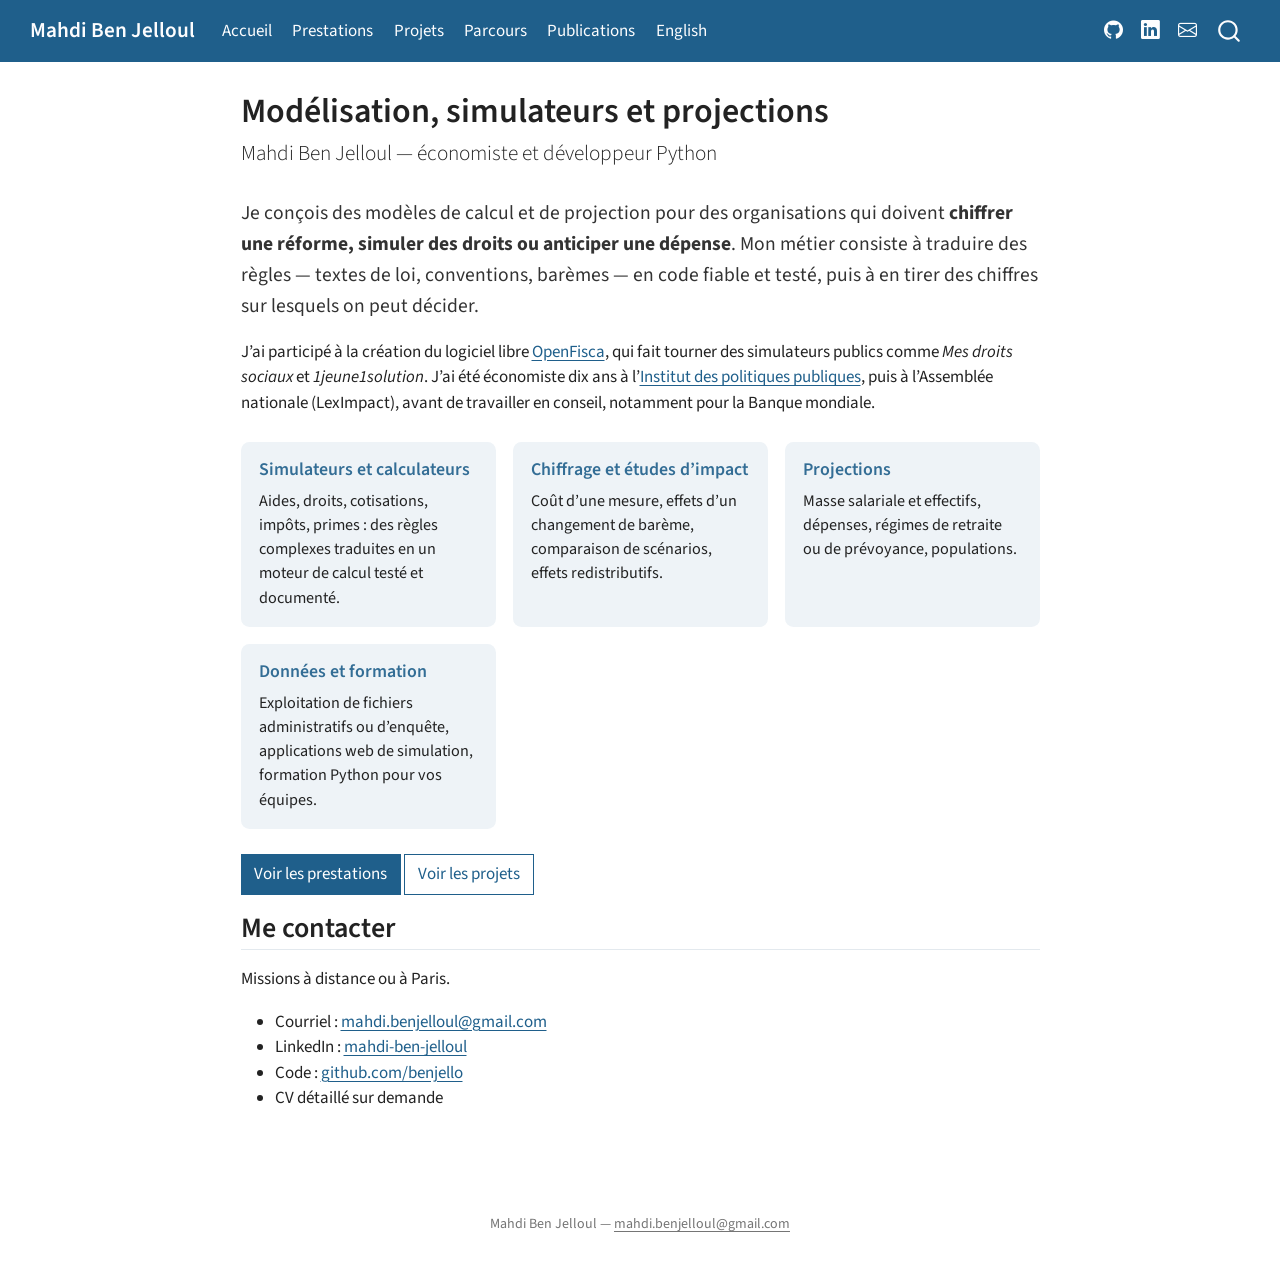
<file: index.html>
<!DOCTYPE html>
<html xmlns="http://www.w3.org/1999/xhtml" lang="fr" xml:lang="fr"><head>

<meta charset="utf-8">
<meta name="generator" content="quarto-1.6.39">

<meta name="viewport" content="width=device-width, initial-scale=1.0, user-scalable=yes">


<title>Modélisation, simulateurs et projections – Mahdi Ben Jelloul</title>
<style>
code{white-space: pre-wrap;}
span.smallcaps{font-variant: small-caps;}
div.columns{display: flex; gap: min(4vw, 1.5em);}
div.column{flex: auto; overflow-x: auto;}
div.hanging-indent{margin-left: 1.5em; text-indent: -1.5em;}
ul.task-list{list-style: none;}
ul.task-list li input[type="checkbox"] {
  width: 0.8em;
  margin: 0 0.8em 0.2em -1em; /* quarto-specific, see https://github.com/quarto-dev/quarto-cli/issues/4556 */ 
  vertical-align: middle;
}
</style>


<script src="site_libs/quarto-nav/quarto-nav.js"></script>
<script src="site_libs/quarto-nav/headroom.min.js"></script>
<script src="site_libs/clipboard/clipboard.min.js"></script>
<script src="site_libs/quarto-search/autocomplete.umd.js"></script>
<script src="site_libs/quarto-search/fuse.min.js"></script>
<script src="site_libs/quarto-search/quarto-search.js"></script>
<meta name="quarto:offset" content="./">
<script src="site_libs/quarto-html/quarto.js"></script>
<script src="site_libs/quarto-html/popper.min.js"></script>
<script src="site_libs/quarto-html/tippy.umd.min.js"></script>
<link href="site_libs/quarto-html/tippy.css" rel="stylesheet">
<link href="site_libs/quarto-html/quarto-syntax-highlighting-e26003cea8cd680ca0c55a263523d882.css" rel="stylesheet" id="quarto-text-highlighting-styles">
<script src="site_libs/bootstrap/bootstrap.min.js"></script>
<link href="site_libs/bootstrap/bootstrap-icons.css" rel="stylesheet">
<link href="site_libs/bootstrap/bootstrap-e8584cec843e64eec3b381076eb78e67.min.css" rel="stylesheet" append-hash="true" id="quarto-bootstrap" data-mode="light">
<script id="quarto-search-options" type="application/json">{
  "location": "navbar",
  "copy-button": false,
  "collapse-after": 3,
  "panel-placement": "end",
  "type": "overlay",
  "limit": 50,
  "keyboard-shortcut": [
    "f",
    "/",
    "s"
  ],
  "show-item-context": false,
  "language": {
    "search-no-results-text": "Pas de résultats",
    "search-matching-documents-text": "documents trouvés",
    "search-copy-link-title": "Copier le lien vers la recherche",
    "search-hide-matches-text": "Cacher les correspondances additionnelles",
    "search-more-match-text": "correspondance de plus dans ce document",
    "search-more-matches-text": "correspondances de plus dans ce document",
    "search-clear-button-title": "Effacer",
    "search-text-placeholder": "",
    "search-detached-cancel-button-title": "Annuler",
    "search-submit-button-title": "Envoyer",
    "search-label": "Recherche"
  }
}</script>


</head>

<body class="nav-fixed fullcontent">

<div id="quarto-search-results"></div>
  <header id="quarto-header" class="headroom fixed-top">
    <nav class="navbar navbar-expand-lg " data-bs-theme="dark">
      <div class="navbar-container container-fluid">
      <div class="navbar-brand-container mx-auto">
    <a class="navbar-brand" href="./index.html">
    <span class="navbar-title">Mahdi Ben Jelloul</span>
    </a>
  </div>
            <div id="quarto-search" class="" title="Recherche"></div>
          <button class="navbar-toggler" type="button" data-bs-toggle="collapse" data-bs-target="#navbarCollapse" aria-controls="navbarCollapse" role="menu" aria-expanded="false" aria-label="Basculer la navigation" onclick="if (window.quartoToggleHeadroom) { window.quartoToggleHeadroom(); }">
  <span class="navbar-toggler-icon"></span>
</button>
          <div class="collapse navbar-collapse" id="navbarCollapse">
            <ul class="navbar-nav navbar-nav-scroll me-auto">
  <li class="nav-item">
    <a class="nav-link active" href="./index.html" aria-current="page"> 
<span class="menu-text">Accueil</span></a>
  </li>  
  <li class="nav-item">
    <a class="nav-link" href="./prestations.html"> 
<span class="menu-text">Prestations</span></a>
  </li>  
  <li class="nav-item">
    <a class="nav-link" href="./projets.html"> 
<span class="menu-text">Projets</span></a>
  </li>  
  <li class="nav-item">
    <a class="nav-link" href="./parcours.html"> 
<span class="menu-text">Parcours</span></a>
  </li>  
  <li class="nav-item">
    <a class="nav-link" href="./publications.html"> 
<span class="menu-text">Publications</span></a>
  </li>  
  <li class="nav-item">
    <a class="nav-link" href="./en/index.html"> 
<span class="menu-text">English</span></a>
  </li>  
</ul>
            <ul class="navbar-nav navbar-nav-scroll ms-auto">
  <li class="nav-item compact">
    <a class="nav-link" href="https://github.com/benjello"> <i class="bi bi-github" role="img" aria-label="GitHub">
</i> 
<span class="menu-text"></span></a>
  </li>  
  <li class="nav-item compact">
    <a class="nav-link" href="https://www.linkedin.com/in/mahdi-ben-jelloul-406295103/"> <i class="bi bi-linkedin" role="img" aria-label="LinkedIn">
</i> 
<span class="menu-text"></span></a>
  </li>  
  <li class="nav-item compact">
    <a class="nav-link" href="mailto:mahdi.benjelloul@gmail.com"> <i class="bi bi-envelope" role="img" aria-label="Courriel">
</i> 
<span class="menu-text"></span></a>
  </li>  
</ul>
          </div> <!-- /navcollapse -->
            <div class="quarto-navbar-tools">
</div>
      </div> <!-- /container-fluid -->
    </nav>
</header>
<!-- content -->
<div id="quarto-content" class="quarto-container page-columns page-rows-contents page-layout-article page-navbar">
<!-- sidebar -->
<!-- margin-sidebar -->
    
<!-- main -->
<main class="content" id="quarto-document-content">

<header id="title-block-header" class="quarto-title-block default">
<div class="quarto-title">
<h1 class="title">Modélisation, simulateurs et projections</h1>
<p class="subtitle lead">Mahdi Ben Jelloul — économiste et développeur Python</p>
</div>



<div class="quarto-title-meta">

    
  
    
  </div>
  


</header>


<div class="accroche">
<p>Je conçois des modèles de calcul et de projection pour des organisations qui doivent <strong>chiffrer une réforme, simuler des droits ou anticiper une dépense</strong>. Mon métier consiste à traduire des règles — textes de loi, conventions, barèmes — en code fiable et testé, puis à en tirer des chiffres sur lesquels on peut décider.</p>
</div>
<p>J’ai participé à la création du logiciel libre <a href="https://openfisca.org/fr/">OpenFisca</a>, qui fait tourner des simulateurs publics comme <em>Mes droits sociaux</em> et <em>1jeune1solution</em>. J’ai été économiste dix ans à l’<a href="https://www.ipp.eu">Institut des politiques publiques</a>, puis à l’Assemblée nationale (LexImpact), avant de travailler en conseil, notamment pour la Banque mondiale.</p>
<div class="cartes">
<section id="simulateurs-et-calculateurs" class="level3 carte">
<h3 data-anchor-id="simulateurs-et-calculateurs">Simulateurs et calculateurs</h3>
<p>Aides, droits, cotisations, impôts, primes : des règles complexes traduites en un moteur de calcul testé et documenté.</p>
</section>
<section id="chiffrage-et-études-dimpact" class="level3 carte">
<h3 data-anchor-id="chiffrage-et-études-dimpact">Chiffrage et études d’impact</h3>
<p>Coût d’une mesure, effets d’un changement de barème, comparaison de scénarios, effets redistributifs.</p>
</section>
<section id="projections" class="level3 carte">
<h3 data-anchor-id="projections">Projections</h3>
<p>Masse salariale et effectifs, dépenses, régimes de retraite ou de prévoyance, populations.</p>
</section>
<section id="données-et-formation" class="level3 carte">
<h3 data-anchor-id="données-et-formation">Données et formation</h3>
<p>Exploitation de fichiers administratifs ou d’enquête, applications web de simulation, formation Python pour vos équipes.</p>
</section>
</div>
<p><a href="./prestations.html" class="btn btn-primary">Voir les prestations</a> <a href="./projets.html" class="btn btn-outline-primary">Voir les projets</a></p>
<section id="me-contacter" class="level2">
<h2 data-anchor-id="me-contacter">Me contacter</h2>
<p>Missions à distance ou à Paris.</p>
<ul>
<li>Courriel : <a href="mailto:mahdi.benjelloul@gmail.com">mahdi.benjelloul@gmail.com</a></li>
<li>LinkedIn : <a href="https://www.linkedin.com/in/mahdi-ben-jelloul-406295103/">mahdi-ben-jelloul</a></li>
<li>Code : <a href="https://github.com/benjello">github.com/benjello</a></li>
<li>CV détaillé sur demande</li>
</ul>


</section>

</main> <!-- /main -->
<script id="quarto-html-after-body" type="application/javascript">
window.document.addEventListener("DOMContentLoaded", function (event) {
  const toggleBodyColorMode = (bsSheetEl) => {
    const mode = bsSheetEl.getAttribute("data-mode");
    const bodyEl = window.document.querySelector("body");
    if (mode === "dark") {
      bodyEl.classList.add("quarto-dark");
      bodyEl.classList.remove("quarto-light");
    } else {
      bodyEl.classList.add("quarto-light");
      bodyEl.classList.remove("quarto-dark");
    }
  }
  const toggleBodyColorPrimary = () => {
    const bsSheetEl = window.document.querySelector("link#quarto-bootstrap");
    if (bsSheetEl) {
      toggleBodyColorMode(bsSheetEl);
    }
  }
  toggleBodyColorPrimary();  
  const isCodeAnnotation = (el) => {
    for (const clz of el.classList) {
      if (clz.startsWith('code-annotation-')) {                     
        return true;
      }
    }
    return false;
  }
  const onCopySuccess = function(e) {
    // button target
    const button = e.trigger;
    // don't keep focus
    button.blur();
    // flash "checked"
    button.classList.add('code-copy-button-checked');
    var currentTitle = button.getAttribute("title");
    button.setAttribute("title", "Copié");
    let tooltip;
    if (window.bootstrap) {
      button.setAttribute("data-bs-toggle", "tooltip");
      button.setAttribute("data-bs-placement", "left");
      button.setAttribute("data-bs-title", "Copié");
      tooltip = new bootstrap.Tooltip(button, 
        { trigger: "manual", 
          customClass: "code-copy-button-tooltip",
          offset: [0, -8]});
      tooltip.show();    
    }
    setTimeout(function() {
      if (tooltip) {
        tooltip.hide();
        button.removeAttribute("data-bs-title");
        button.removeAttribute("data-bs-toggle");
        button.removeAttribute("data-bs-placement");
      }
      button.setAttribute("title", currentTitle);
      button.classList.remove('code-copy-button-checked');
    }, 1000);
    // clear code selection
    e.clearSelection();
  }
  const getTextToCopy = function(trigger) {
      const codeEl = trigger.previousElementSibling.cloneNode(true);
      for (const childEl of codeEl.children) {
        if (isCodeAnnotation(childEl)) {
          childEl.remove();
        }
      }
      return codeEl.innerText;
  }
  const clipboard = new window.ClipboardJS('.code-copy-button:not([data-in-quarto-modal])', {
    text: getTextToCopy
  });
  clipboard.on('success', onCopySuccess);
  if (window.document.getElementById('quarto-embedded-source-code-modal')) {
    const clipboardModal = new window.ClipboardJS('.code-copy-button[data-in-quarto-modal]', {
      text: getTextToCopy,
      container: window.document.getElementById('quarto-embedded-source-code-modal')
    });
    clipboardModal.on('success', onCopySuccess);
  }
    var localhostRegex = new RegExp(/^(?:http|https):\/\/localhost\:?[0-9]*\//);
    var mailtoRegex = new RegExp(/^mailto:/);
      var filterRegex = new RegExp("https:\/\/benjello\.github\.io");
    var isInternal = (href) => {
        return filterRegex.test(href) || localhostRegex.test(href) || mailtoRegex.test(href);
    }
    // Inspect non-navigation links and adorn them if external
 	var links = window.document.querySelectorAll('a[href]:not(.nav-link):not(.navbar-brand):not(.toc-action):not(.sidebar-link):not(.sidebar-item-toggle):not(.pagination-link):not(.no-external):not([aria-hidden]):not(.dropdown-item):not(.quarto-navigation-tool):not(.about-link)');
    for (var i=0; i<links.length; i++) {
      const link = links[i];
      if (!isInternal(link.href)) {
        // undo the damage that might have been done by quarto-nav.js in the case of
        // links that we want to consider external
        if (link.dataset.originalHref !== undefined) {
          link.href = link.dataset.originalHref;
        }
          // target, if specified
          link.setAttribute("target", "_blank");
          if (link.getAttribute("rel") === null) {
            link.setAttribute("rel", "noopener");
          }
      }
    }
  function tippyHover(el, contentFn, onTriggerFn, onUntriggerFn) {
    const config = {
      allowHTML: true,
      maxWidth: 500,
      delay: 100,
      arrow: false,
      appendTo: function(el) {
          return el.parentElement;
      },
      interactive: true,
      interactiveBorder: 10,
      theme: 'quarto',
      placement: 'bottom-start',
    };
    if (contentFn) {
      config.content = contentFn;
    }
    if (onTriggerFn) {
      config.onTrigger = onTriggerFn;
    }
    if (onUntriggerFn) {
      config.onUntrigger = onUntriggerFn;
    }
    window.tippy(el, config); 
  }
  const noterefs = window.document.querySelectorAll('a[role="doc-noteref"]');
  for (var i=0; i<noterefs.length; i++) {
    const ref = noterefs[i];
    tippyHover(ref, function() {
      // use id or data attribute instead here
      let href = ref.getAttribute('data-footnote-href') || ref.getAttribute('href');
      try { href = new URL(href).hash; } catch {}
      const id = href.replace(/^#\/?/, "");
      const note = window.document.getElementById(id);
      if (note) {
        return note.innerHTML;
      } else {
        return "";
      }
    });
  }
  const xrefs = window.document.querySelectorAll('a.quarto-xref');
  const processXRef = (id, note) => {
    // Strip column container classes
    const stripColumnClz = (el) => {
      el.classList.remove("page-full", "page-columns");
      if (el.children) {
        for (const child of el.children) {
          stripColumnClz(child);
        }
      }
    }
    stripColumnClz(note)
    if (id === null || id.startsWith('sec-')) {
      // Special case sections, only their first couple elements
      const container = document.createElement("div");
      if (note.children && note.children.length > 2) {
        container.appendChild(note.children[0].cloneNode(true));
        for (let i = 1; i < note.children.length; i++) {
          const child = note.children[i];
          if (child.tagName === "P" && child.innerText === "") {
            continue;
          } else {
            container.appendChild(child.cloneNode(true));
            break;
          }
        }
        if (window.Quarto?.typesetMath) {
          window.Quarto.typesetMath(container);
        }
        return container.innerHTML
      } else {
        if (window.Quarto?.typesetMath) {
          window.Quarto.typesetMath(note);
        }
        return note.innerHTML;
      }
    } else {
      // Remove any anchor links if they are present
      const anchorLink = note.querySelector('a.anchorjs-link');
      if (anchorLink) {
        anchorLink.remove();
      }
      if (window.Quarto?.typesetMath) {
        window.Quarto.typesetMath(note);
      }
      if (note.classList.contains("callout")) {
        return note.outerHTML;
      } else {
        return note.innerHTML;
      }
    }
  }
  for (var i=0; i<xrefs.length; i++) {
    const xref = xrefs[i];
    tippyHover(xref, undefined, function(instance) {
      instance.disable();
      let url = xref.getAttribute('href');
      let hash = undefined; 
      if (url.startsWith('#')) {
        hash = url;
      } else {
        try { hash = new URL(url).hash; } catch {}
      }
      if (hash) {
        const id = hash.replace(/^#\/?/, "");
        const note = window.document.getElementById(id);
        if (note !== null) {
          try {
            const html = processXRef(id, note.cloneNode(true));
            instance.setContent(html);
          } finally {
            instance.enable();
            instance.show();
          }
        } else {
          // See if we can fetch this
          fetch(url.split('#')[0])
          .then(res => res.text())
          .then(html => {
            const parser = new DOMParser();
            const htmlDoc = parser.parseFromString(html, "text/html");
            const note = htmlDoc.getElementById(id);
            if (note !== null) {
              const html = processXRef(id, note);
              instance.setContent(html);
            } 
          }).finally(() => {
            instance.enable();
            instance.show();
          });
        }
      } else {
        // See if we can fetch a full url (with no hash to target)
        // This is a special case and we should probably do some content thinning / targeting
        fetch(url)
        .then(res => res.text())
        .then(html => {
          const parser = new DOMParser();
          const htmlDoc = parser.parseFromString(html, "text/html");
          const note = htmlDoc.querySelector('main.content');
          if (note !== null) {
            // This should only happen for chapter cross references
            // (since there is no id in the URL)
            // remove the first header
            if (note.children.length > 0 && note.children[0].tagName === "HEADER") {
              note.children[0].remove();
            }
            const html = processXRef(null, note);
            instance.setContent(html);
          } 
        }).finally(() => {
          instance.enable();
          instance.show();
        });
      }
    }, function(instance) {
    });
  }
      let selectedAnnoteEl;
      const selectorForAnnotation = ( cell, annotation) => {
        let cellAttr = 'data-code-cell="' + cell + '"';
        let lineAttr = 'data-code-annotation="' +  annotation + '"';
        const selector = 'span[' + cellAttr + '][' + lineAttr + ']';
        return selector;
      }
      const selectCodeLines = (annoteEl) => {
        const doc = window.document;
        const targetCell = annoteEl.getAttribute("data-target-cell");
        const targetAnnotation = annoteEl.getAttribute("data-target-annotation");
        const annoteSpan = window.document.querySelector(selectorForAnnotation(targetCell, targetAnnotation));
        const lines = annoteSpan.getAttribute("data-code-lines").split(",");
        const lineIds = lines.map((line) => {
          return targetCell + "-" + line;
        })
        let top = null;
        let height = null;
        let parent = null;
        if (lineIds.length > 0) {
            //compute the position of the single el (top and bottom and make a div)
            const el = window.document.getElementById(lineIds[0]);
            top = el.offsetTop;
            height = el.offsetHeight;
            parent = el.parentElement.parentElement;
          if (lineIds.length > 1) {
            const lastEl = window.document.getElementById(lineIds[lineIds.length - 1]);
            const bottom = lastEl.offsetTop + lastEl.offsetHeight;
            height = bottom - top;
          }
          if (top !== null && height !== null && parent !== null) {
            // cook up a div (if necessary) and position it 
            let div = window.document.getElementById("code-annotation-line-highlight");
            if (div === null) {
              div = window.document.createElement("div");
              div.setAttribute("id", "code-annotation-line-highlight");
              div.style.position = 'absolute';
              parent.appendChild(div);
            }
            div.style.top = top - 2 + "px";
            div.style.height = height + 4 + "px";
            div.style.left = 0;
            let gutterDiv = window.document.getElementById("code-annotation-line-highlight-gutter");
            if (gutterDiv === null) {
              gutterDiv = window.document.createElement("div");
              gutterDiv.setAttribute("id", "code-annotation-line-highlight-gutter");
              gutterDiv.style.position = 'absolute';
              const codeCell = window.document.getElementById(targetCell);
              const gutter = codeCell.querySelector('.code-annotation-gutter');
              gutter.appendChild(gutterDiv);
            }
            gutterDiv.style.top = top - 2 + "px";
            gutterDiv.style.height = height + 4 + "px";
          }
          selectedAnnoteEl = annoteEl;
        }
      };
      const unselectCodeLines = () => {
        const elementsIds = ["code-annotation-line-highlight", "code-annotation-line-highlight-gutter"];
        elementsIds.forEach((elId) => {
          const div = window.document.getElementById(elId);
          if (div) {
            div.remove();
          }
        });
        selectedAnnoteEl = undefined;
      };
        // Handle positioning of the toggle
    window.addEventListener(
      "resize",
      throttle(() => {
        elRect = undefined;
        if (selectedAnnoteEl) {
          selectCodeLines(selectedAnnoteEl);
        }
      }, 10)
    );
    function throttle(fn, ms) {
    let throttle = false;
    let timer;
      return (...args) => {
        if(!throttle) { // first call gets through
            fn.apply(this, args);
            throttle = true;
        } else { // all the others get throttled
            if(timer) clearTimeout(timer); // cancel #2
            timer = setTimeout(() => {
              fn.apply(this, args);
              timer = throttle = false;
            }, ms);
        }
      };
    }
      // Attach click handler to the DT
      const annoteDls = window.document.querySelectorAll('dt[data-target-cell]');
      for (const annoteDlNode of annoteDls) {
        annoteDlNode.addEventListener('click', (event) => {
          const clickedEl = event.target;
          if (clickedEl !== selectedAnnoteEl) {
            unselectCodeLines();
            const activeEl = window.document.querySelector('dt[data-target-cell].code-annotation-active');
            if (activeEl) {
              activeEl.classList.remove('code-annotation-active');
            }
            selectCodeLines(clickedEl);
            clickedEl.classList.add('code-annotation-active');
          } else {
            // Unselect the line
            unselectCodeLines();
            clickedEl.classList.remove('code-annotation-active');
          }
        });
      }
  const findCites = (el) => {
    const parentEl = el.parentElement;
    if (parentEl) {
      const cites = parentEl.dataset.cites;
      if (cites) {
        return {
          el,
          cites: cites.split(' ')
        };
      } else {
        return findCites(el.parentElement)
      }
    } else {
      return undefined;
    }
  };
  var bibliorefs = window.document.querySelectorAll('a[role="doc-biblioref"]');
  for (var i=0; i<bibliorefs.length; i++) {
    const ref = bibliorefs[i];
    const citeInfo = findCites(ref);
    if (citeInfo) {
      tippyHover(citeInfo.el, function() {
        var popup = window.document.createElement('div');
        citeInfo.cites.forEach(function(cite) {
          var citeDiv = window.document.createElement('div');
          citeDiv.classList.add('hanging-indent');
          citeDiv.classList.add('csl-entry');
          var biblioDiv = window.document.getElementById('ref-' + cite);
          if (biblioDiv) {
            citeDiv.innerHTML = biblioDiv.innerHTML;
          }
          popup.appendChild(citeDiv);
        });
        return popup.innerHTML;
      });
    }
  }
});
</script>
</div> <!-- /content -->
<footer class="footer">
  <div class="nav-footer">
    <div class="nav-footer-left">
      &nbsp;
    </div>   
    <div class="nav-footer-center">
<p>Mahdi Ben Jelloul — <a href="mailto:mahdi.benjelloul@gmail.com">mahdi.benjelloul@gmail.com</a></p>
</div>
    <div class="nav-footer-right">
      &nbsp;
    </div>
  </div>
</footer>




</body></html>
</file>
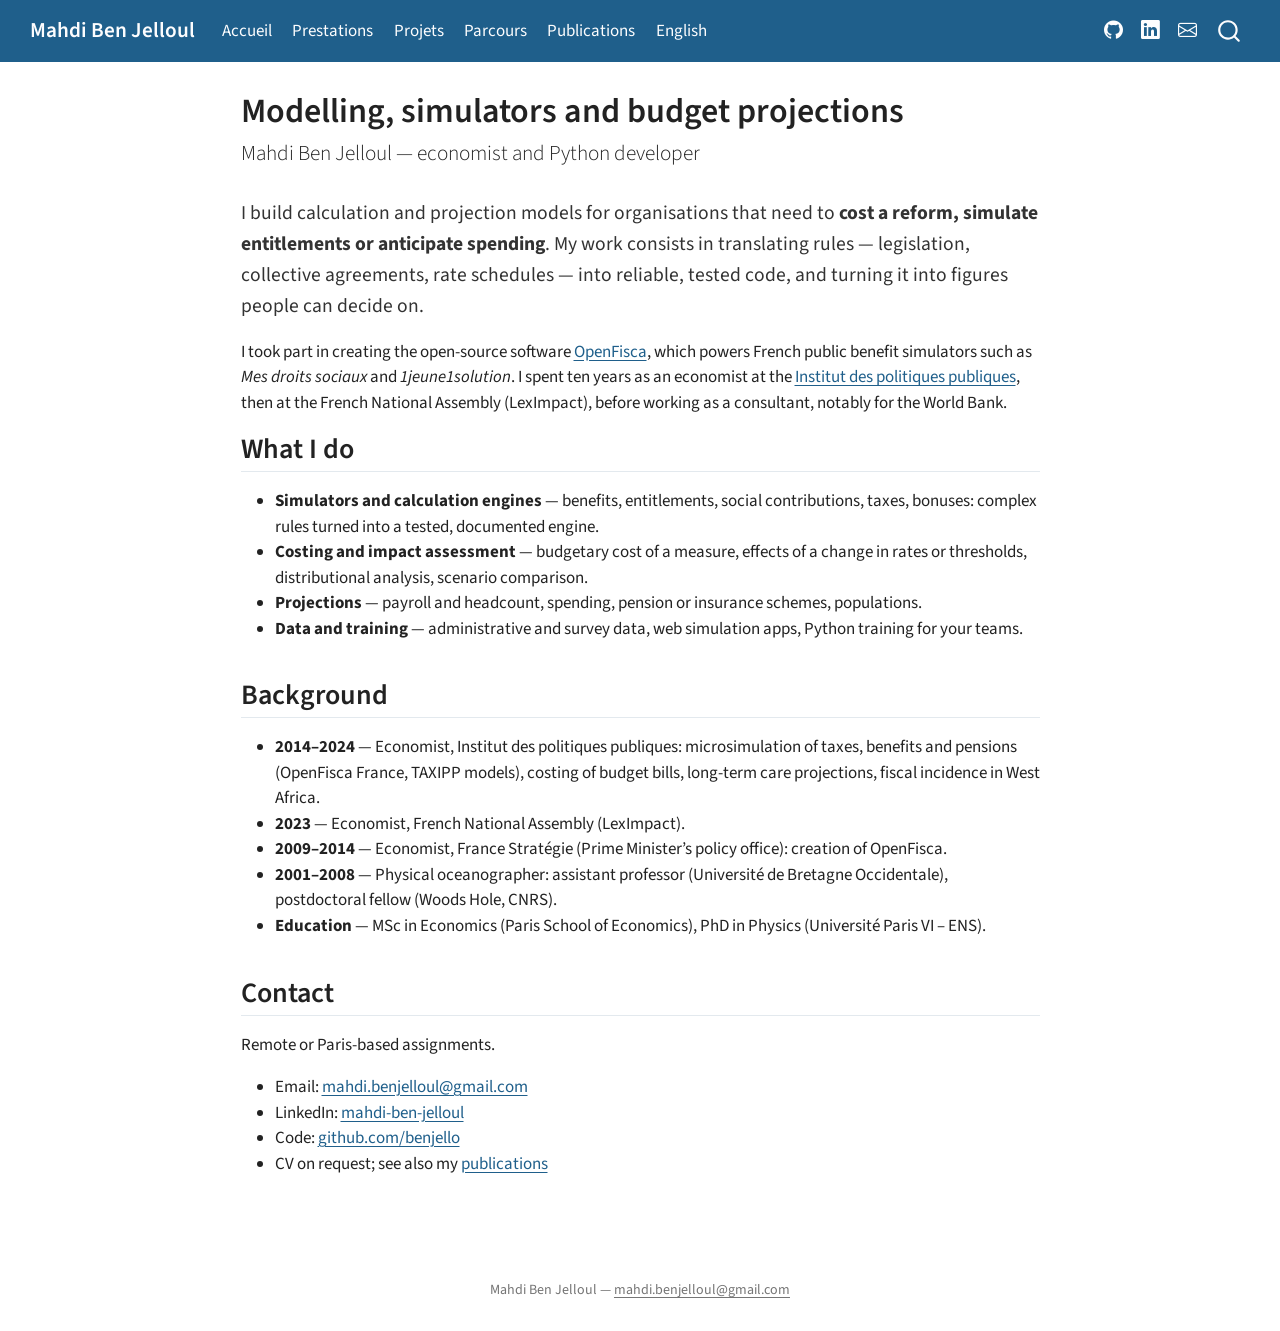
<file: en/index.html>
<!DOCTYPE html>
<html xmlns="http://www.w3.org/1999/xhtml" lang="en" xml:lang="en"><head>

<meta charset="utf-8">
<meta name="generator" content="quarto-1.6.39">

<meta name="viewport" content="width=device-width, initial-scale=1.0, user-scalable=yes">


<title>Modelling, simulators and budget projections – Mahdi Ben Jelloul</title>
<style>
code{white-space: pre-wrap;}
span.smallcaps{font-variant: small-caps;}
div.columns{display: flex; gap: min(4vw, 1.5em);}
div.column{flex: auto; overflow-x: auto;}
div.hanging-indent{margin-left: 1.5em; text-indent: -1.5em;}
ul.task-list{list-style: none;}
ul.task-list li input[type="checkbox"] {
  width: 0.8em;
  margin: 0 0.8em 0.2em -1em; /* quarto-specific, see https://github.com/quarto-dev/quarto-cli/issues/4556 */ 
  vertical-align: middle;
}
</style>


<script src="../site_libs/quarto-nav/quarto-nav.js"></script>
<script src="../site_libs/quarto-nav/headroom.min.js"></script>
<script src="../site_libs/clipboard/clipboard.min.js"></script>
<script src="../site_libs/quarto-search/autocomplete.umd.js"></script>
<script src="../site_libs/quarto-search/fuse.min.js"></script>
<script src="../site_libs/quarto-search/quarto-search.js"></script>
<meta name="quarto:offset" content="../">
<script src="../site_libs/quarto-html/quarto.js"></script>
<script src="../site_libs/quarto-html/popper.min.js"></script>
<script src="../site_libs/quarto-html/tippy.umd.min.js"></script>
<link href="../site_libs/quarto-html/tippy.css" rel="stylesheet">
<link href="../site_libs/quarto-html/quarto-syntax-highlighting-e26003cea8cd680ca0c55a263523d882.css" rel="stylesheet" id="quarto-text-highlighting-styles">
<script src="../site_libs/bootstrap/bootstrap.min.js"></script>
<link href="../site_libs/bootstrap/bootstrap-icons.css" rel="stylesheet">
<link href="../site_libs/bootstrap/bootstrap-e8584cec843e64eec3b381076eb78e67.min.css" rel="stylesheet" append-hash="true" id="quarto-bootstrap" data-mode="light">
<script id="quarto-search-options" type="application/json">{
  "location": "navbar",
  "copy-button": false,
  "collapse-after": 3,
  "panel-placement": "end",
  "type": "overlay",
  "limit": 50,
  "keyboard-shortcut": [
    "f",
    "/",
    "s"
  ],
  "show-item-context": false,
  "language": {
    "search-no-results-text": "No results",
    "search-matching-documents-text": "matching documents",
    "search-copy-link-title": "Copy link to search",
    "search-hide-matches-text": "Hide additional matches",
    "search-more-match-text": "more match in this document",
    "search-more-matches-text": "more matches in this document",
    "search-clear-button-title": "Clear",
    "search-text-placeholder": "",
    "search-detached-cancel-button-title": "Cancel",
    "search-submit-button-title": "Submit",
    "search-label": "Search"
  }
}</script>


</head>

<body class="nav-fixed fullcontent">

<div id="quarto-search-results"></div>
  <header id="quarto-header" class="headroom fixed-top">
    <nav class="navbar navbar-expand-lg " data-bs-theme="dark">
      <div class="navbar-container container-fluid">
      <div class="navbar-brand-container mx-auto">
    <a class="navbar-brand" href="../index.html">
    <span class="navbar-title">Mahdi Ben Jelloul</span>
    </a>
  </div>
            <div id="quarto-search" class="" title="Search"></div>
          <button class="navbar-toggler" type="button" data-bs-toggle="collapse" data-bs-target="#navbarCollapse" aria-controls="navbarCollapse" role="menu" aria-expanded="false" aria-label="Toggle navigation" onclick="if (window.quartoToggleHeadroom) { window.quartoToggleHeadroom(); }">
  <span class="navbar-toggler-icon"></span>
</button>
          <div class="collapse navbar-collapse" id="navbarCollapse">
            <ul class="navbar-nav navbar-nav-scroll me-auto">
  <li class="nav-item">
    <a class="nav-link" href="../index.html"> 
<span class="menu-text">Accueil</span></a>
  </li>  
  <li class="nav-item">
    <a class="nav-link" href="../prestations.html"> 
<span class="menu-text">Prestations</span></a>
  </li>  
  <li class="nav-item">
    <a class="nav-link" href="../projets.html"> 
<span class="menu-text">Projets</span></a>
  </li>  
  <li class="nav-item">
    <a class="nav-link" href="../parcours.html"> 
<span class="menu-text">Parcours</span></a>
  </li>  
  <li class="nav-item">
    <a class="nav-link" href="../publications.html"> 
<span class="menu-text">Publications</span></a>
  </li>  
  <li class="nav-item">
    <a class="nav-link active" href="../en/index.html" aria-current="page"> 
<span class="menu-text">English</span></a>
  </li>  
</ul>
            <ul class="navbar-nav navbar-nav-scroll ms-auto">
  <li class="nav-item compact">
    <a class="nav-link" href="https://github.com/benjello"> <i class="bi bi-github" role="img" aria-label="GitHub">
</i> 
<span class="menu-text"></span></a>
  </li>  
  <li class="nav-item compact">
    <a class="nav-link" href="https://www.linkedin.com/in/mahdi-ben-jelloul-406295103/"> <i class="bi bi-linkedin" role="img" aria-label="LinkedIn">
</i> 
<span class="menu-text"></span></a>
  </li>  
  <li class="nav-item compact">
    <a class="nav-link" href="mailto:mahdi.benjelloul@gmail.com"> <i class="bi bi-envelope" role="img" aria-label="Courriel">
</i> 
<span class="menu-text"></span></a>
  </li>  
</ul>
          </div> <!-- /navcollapse -->
            <div class="quarto-navbar-tools">
</div>
      </div> <!-- /container-fluid -->
    </nav>
</header>
<!-- content -->
<div id="quarto-content" class="quarto-container page-columns page-rows-contents page-layout-article page-navbar">
<!-- sidebar -->
<!-- margin-sidebar -->
    
<!-- main -->
<main class="content" id="quarto-document-content">

<header id="title-block-header" class="quarto-title-block default">
<div class="quarto-title">
<h1 class="title">Modelling, simulators and budget projections</h1>
<p class="subtitle lead">Mahdi Ben Jelloul — economist and Python developer</p>
</div>



<div class="quarto-title-meta">

    
  
    
  </div>
  


</header>


<div class="accroche">
<p>I build calculation and projection models for organisations that need to <strong>cost a reform, simulate entitlements or anticipate spending</strong>. My work consists in translating rules — legislation, collective agreements, rate schedules — into reliable, tested code, and turning it into figures people can decide on.</p>
</div>
<p>I took part in creating the open-source software <a href="https://openfisca.org/en/">OpenFisca</a>, which powers French public benefit simulators such as <em>Mes droits sociaux</em> and <em>1jeune1solution</em>. I spent ten years as an economist at the <a href="https://www.ipp.eu/en/">Institut des politiques publiques</a>, then at the French National Assembly (LexImpact), before working as a consultant, notably for the World Bank.</p>
<section id="what-i-do" class="level2">
<h2 data-anchor-id="what-i-do">What I do</h2>
<ul>
<li><strong>Simulators and calculation engines</strong> — benefits, entitlements, social contributions, taxes, bonuses: complex rules turned into a tested, documented engine.</li>
<li><strong>Costing and impact assessment</strong> — budgetary cost of a measure, effects of a change in rates or thresholds, distributional analysis, scenario comparison.</li>
<li><strong>Projections</strong> — payroll and headcount, spending, pension or insurance schemes, populations.</li>
<li><strong>Data and training</strong> — administrative and survey data, web simulation apps, Python training for your teams.</li>
</ul>
</section>
<section id="background" class="level2">
<h2 data-anchor-id="background">Background</h2>
<ul>
<li><strong>2014–2024</strong> — Economist, Institut des politiques publiques: microsimulation of taxes, benefits and pensions (OpenFisca France, TAXIPP models), costing of budget bills, long-term care projections, fiscal incidence in West Africa.</li>
<li><strong>2023</strong> — Economist, French National Assembly (LexImpact).</li>
<li><strong>2009–2014</strong> — Economist, France Stratégie (Prime Minister’s policy office): creation of OpenFisca.</li>
<li><strong>2001–2008</strong> — Physical oceanographer: assistant professor (Université de Bretagne Occidentale), postdoctoral fellow (Woods Hole, CNRS).</li>
<li><strong>Education</strong> — MSc in Economics (Paris School of Economics), PhD in Physics (Université Paris VI – ENS).</li>
</ul>
</section>
<section id="contact" class="level2">
<h2 data-anchor-id="contact">Contact</h2>
<p>Remote or Paris-based assignments.</p>
<ul>
<li>Email: <a href="mailto:mahdi.benjelloul@gmail.com">mahdi.benjelloul@gmail.com</a></li>
<li>LinkedIn: <a href="https://www.linkedin.com/in/mahdi-ben-jelloul-406295103/">mahdi-ben-jelloul</a></li>
<li>Code: <a href="https://github.com/benjello">github.com/benjello</a></li>
<li>CV on request; see also my <a href="../publications.html">publications</a></li>
</ul>


</section>

</main> <!-- /main -->
<script id="quarto-html-after-body" type="application/javascript">
window.document.addEventListener("DOMContentLoaded", function (event) {
  const toggleBodyColorMode = (bsSheetEl) => {
    const mode = bsSheetEl.getAttribute("data-mode");
    const bodyEl = window.document.querySelector("body");
    if (mode === "dark") {
      bodyEl.classList.add("quarto-dark");
      bodyEl.classList.remove("quarto-light");
    } else {
      bodyEl.classList.add("quarto-light");
      bodyEl.classList.remove("quarto-dark");
    }
  }
  const toggleBodyColorPrimary = () => {
    const bsSheetEl = window.document.querySelector("link#quarto-bootstrap");
    if (bsSheetEl) {
      toggleBodyColorMode(bsSheetEl);
    }
  }
  toggleBodyColorPrimary();  
  const isCodeAnnotation = (el) => {
    for (const clz of el.classList) {
      if (clz.startsWith('code-annotation-')) {                     
        return true;
      }
    }
    return false;
  }
  const onCopySuccess = function(e) {
    // button target
    const button = e.trigger;
    // don't keep focus
    button.blur();
    // flash "checked"
    button.classList.add('code-copy-button-checked');
    var currentTitle = button.getAttribute("title");
    button.setAttribute("title", "Copied!");
    let tooltip;
    if (window.bootstrap) {
      button.setAttribute("data-bs-toggle", "tooltip");
      button.setAttribute("data-bs-placement", "left");
      button.setAttribute("data-bs-title", "Copied!");
      tooltip = new bootstrap.Tooltip(button, 
        { trigger: "manual", 
          customClass: "code-copy-button-tooltip",
          offset: [0, -8]});
      tooltip.show();    
    }
    setTimeout(function() {
      if (tooltip) {
        tooltip.hide();
        button.removeAttribute("data-bs-title");
        button.removeAttribute("data-bs-toggle");
        button.removeAttribute("data-bs-placement");
      }
      button.setAttribute("title", currentTitle);
      button.classList.remove('code-copy-button-checked');
    }, 1000);
    // clear code selection
    e.clearSelection();
  }
  const getTextToCopy = function(trigger) {
      const codeEl = trigger.previousElementSibling.cloneNode(true);
      for (const childEl of codeEl.children) {
        if (isCodeAnnotation(childEl)) {
          childEl.remove();
        }
      }
      return codeEl.innerText;
  }
  const clipboard = new window.ClipboardJS('.code-copy-button:not([data-in-quarto-modal])', {
    text: getTextToCopy
  });
  clipboard.on('success', onCopySuccess);
  if (window.document.getElementById('quarto-embedded-source-code-modal')) {
    const clipboardModal = new window.ClipboardJS('.code-copy-button[data-in-quarto-modal]', {
      text: getTextToCopy,
      container: window.document.getElementById('quarto-embedded-source-code-modal')
    });
    clipboardModal.on('success', onCopySuccess);
  }
    var localhostRegex = new RegExp(/^(?:http|https):\/\/localhost\:?[0-9]*\//);
    var mailtoRegex = new RegExp(/^mailto:/);
      var filterRegex = new RegExp("https:\/\/benjello\.github\.io");
    var isInternal = (href) => {
        return filterRegex.test(href) || localhostRegex.test(href) || mailtoRegex.test(href);
    }
    // Inspect non-navigation links and adorn them if external
 	var links = window.document.querySelectorAll('a[href]:not(.nav-link):not(.navbar-brand):not(.toc-action):not(.sidebar-link):not(.sidebar-item-toggle):not(.pagination-link):not(.no-external):not([aria-hidden]):not(.dropdown-item):not(.quarto-navigation-tool):not(.about-link)');
    for (var i=0; i<links.length; i++) {
      const link = links[i];
      if (!isInternal(link.href)) {
        // undo the damage that might have been done by quarto-nav.js in the case of
        // links that we want to consider external
        if (link.dataset.originalHref !== undefined) {
          link.href = link.dataset.originalHref;
        }
          // target, if specified
          link.setAttribute("target", "_blank");
          if (link.getAttribute("rel") === null) {
            link.setAttribute("rel", "noopener");
          }
      }
    }
  function tippyHover(el, contentFn, onTriggerFn, onUntriggerFn) {
    const config = {
      allowHTML: true,
      maxWidth: 500,
      delay: 100,
      arrow: false,
      appendTo: function(el) {
          return el.parentElement;
      },
      interactive: true,
      interactiveBorder: 10,
      theme: 'quarto',
      placement: 'bottom-start',
    };
    if (contentFn) {
      config.content = contentFn;
    }
    if (onTriggerFn) {
      config.onTrigger = onTriggerFn;
    }
    if (onUntriggerFn) {
      config.onUntrigger = onUntriggerFn;
    }
    window.tippy(el, config); 
  }
  const noterefs = window.document.querySelectorAll('a[role="doc-noteref"]');
  for (var i=0; i<noterefs.length; i++) {
    const ref = noterefs[i];
    tippyHover(ref, function() {
      // use id or data attribute instead here
      let href = ref.getAttribute('data-footnote-href') || ref.getAttribute('href');
      try { href = new URL(href).hash; } catch {}
      const id = href.replace(/^#\/?/, "");
      const note = window.document.getElementById(id);
      if (note) {
        return note.innerHTML;
      } else {
        return "";
      }
    });
  }
  const xrefs = window.document.querySelectorAll('a.quarto-xref');
  const processXRef = (id, note) => {
    // Strip column container classes
    const stripColumnClz = (el) => {
      el.classList.remove("page-full", "page-columns");
      if (el.children) {
        for (const child of el.children) {
          stripColumnClz(child);
        }
      }
    }
    stripColumnClz(note)
    if (id === null || id.startsWith('sec-')) {
      // Special case sections, only their first couple elements
      const container = document.createElement("div");
      if (note.children && note.children.length > 2) {
        container.appendChild(note.children[0].cloneNode(true));
        for (let i = 1; i < note.children.length; i++) {
          const child = note.children[i];
          if (child.tagName === "P" && child.innerText === "") {
            continue;
          } else {
            container.appendChild(child.cloneNode(true));
            break;
          }
        }
        if (window.Quarto?.typesetMath) {
          window.Quarto.typesetMath(container);
        }
        return container.innerHTML
      } else {
        if (window.Quarto?.typesetMath) {
          window.Quarto.typesetMath(note);
        }
        return note.innerHTML;
      }
    } else {
      // Remove any anchor links if they are present
      const anchorLink = note.querySelector('a.anchorjs-link');
      if (anchorLink) {
        anchorLink.remove();
      }
      if (window.Quarto?.typesetMath) {
        window.Quarto.typesetMath(note);
      }
      if (note.classList.contains("callout")) {
        return note.outerHTML;
      } else {
        return note.innerHTML;
      }
    }
  }
  for (var i=0; i<xrefs.length; i++) {
    const xref = xrefs[i];
    tippyHover(xref, undefined, function(instance) {
      instance.disable();
      let url = xref.getAttribute('href');
      let hash = undefined; 
      if (url.startsWith('#')) {
        hash = url;
      } else {
        try { hash = new URL(url).hash; } catch {}
      }
      if (hash) {
        const id = hash.replace(/^#\/?/, "");
        const note = window.document.getElementById(id);
        if (note !== null) {
          try {
            const html = processXRef(id, note.cloneNode(true));
            instance.setContent(html);
          } finally {
            instance.enable();
            instance.show();
          }
        } else {
          // See if we can fetch this
          fetch(url.split('#')[0])
          .then(res => res.text())
          .then(html => {
            const parser = new DOMParser();
            const htmlDoc = parser.parseFromString(html, "text/html");
            const note = htmlDoc.getElementById(id);
            if (note !== null) {
              const html = processXRef(id, note);
              instance.setContent(html);
            } 
          }).finally(() => {
            instance.enable();
            instance.show();
          });
        }
      } else {
        // See if we can fetch a full url (with no hash to target)
        // This is a special case and we should probably do some content thinning / targeting
        fetch(url)
        .then(res => res.text())
        .then(html => {
          const parser = new DOMParser();
          const htmlDoc = parser.parseFromString(html, "text/html");
          const note = htmlDoc.querySelector('main.content');
          if (note !== null) {
            // This should only happen for chapter cross references
            // (since there is no id in the URL)
            // remove the first header
            if (note.children.length > 0 && note.children[0].tagName === "HEADER") {
              note.children[0].remove();
            }
            const html = processXRef(null, note);
            instance.setContent(html);
          } 
        }).finally(() => {
          instance.enable();
          instance.show();
        });
      }
    }, function(instance) {
    });
  }
      let selectedAnnoteEl;
      const selectorForAnnotation = ( cell, annotation) => {
        let cellAttr = 'data-code-cell="' + cell + '"';
        let lineAttr = 'data-code-annotation="' +  annotation + '"';
        const selector = 'span[' + cellAttr + '][' + lineAttr + ']';
        return selector;
      }
      const selectCodeLines = (annoteEl) => {
        const doc = window.document;
        const targetCell = annoteEl.getAttribute("data-target-cell");
        const targetAnnotation = annoteEl.getAttribute("data-target-annotation");
        const annoteSpan = window.document.querySelector(selectorForAnnotation(targetCell, targetAnnotation));
        const lines = annoteSpan.getAttribute("data-code-lines").split(",");
        const lineIds = lines.map((line) => {
          return targetCell + "-" + line;
        })
        let top = null;
        let height = null;
        let parent = null;
        if (lineIds.length > 0) {
            //compute the position of the single el (top and bottom and make a div)
            const el = window.document.getElementById(lineIds[0]);
            top = el.offsetTop;
            height = el.offsetHeight;
            parent = el.parentElement.parentElement;
          if (lineIds.length > 1) {
            const lastEl = window.document.getElementById(lineIds[lineIds.length - 1]);
            const bottom = lastEl.offsetTop + lastEl.offsetHeight;
            height = bottom - top;
          }
          if (top !== null && height !== null && parent !== null) {
            // cook up a div (if necessary) and position it 
            let div = window.document.getElementById("code-annotation-line-highlight");
            if (div === null) {
              div = window.document.createElement("div");
              div.setAttribute("id", "code-annotation-line-highlight");
              div.style.position = 'absolute';
              parent.appendChild(div);
            }
            div.style.top = top - 2 + "px";
            div.style.height = height + 4 + "px";
            div.style.left = 0;
            let gutterDiv = window.document.getElementById("code-annotation-line-highlight-gutter");
            if (gutterDiv === null) {
              gutterDiv = window.document.createElement("div");
              gutterDiv.setAttribute("id", "code-annotation-line-highlight-gutter");
              gutterDiv.style.position = 'absolute';
              const codeCell = window.document.getElementById(targetCell);
              const gutter = codeCell.querySelector('.code-annotation-gutter');
              gutter.appendChild(gutterDiv);
            }
            gutterDiv.style.top = top - 2 + "px";
            gutterDiv.style.height = height + 4 + "px";
          }
          selectedAnnoteEl = annoteEl;
        }
      };
      const unselectCodeLines = () => {
        const elementsIds = ["code-annotation-line-highlight", "code-annotation-line-highlight-gutter"];
        elementsIds.forEach((elId) => {
          const div = window.document.getElementById(elId);
          if (div) {
            div.remove();
          }
        });
        selectedAnnoteEl = undefined;
      };
        // Handle positioning of the toggle
    window.addEventListener(
      "resize",
      throttle(() => {
        elRect = undefined;
        if (selectedAnnoteEl) {
          selectCodeLines(selectedAnnoteEl);
        }
      }, 10)
    );
    function throttle(fn, ms) {
    let throttle = false;
    let timer;
      return (...args) => {
        if(!throttle) { // first call gets through
            fn.apply(this, args);
            throttle = true;
        } else { // all the others get throttled
            if(timer) clearTimeout(timer); // cancel #2
            timer = setTimeout(() => {
              fn.apply(this, args);
              timer = throttle = false;
            }, ms);
        }
      };
    }
      // Attach click handler to the DT
      const annoteDls = window.document.querySelectorAll('dt[data-target-cell]');
      for (const annoteDlNode of annoteDls) {
        annoteDlNode.addEventListener('click', (event) => {
          const clickedEl = event.target;
          if (clickedEl !== selectedAnnoteEl) {
            unselectCodeLines();
            const activeEl = window.document.querySelector('dt[data-target-cell].code-annotation-active');
            if (activeEl) {
              activeEl.classList.remove('code-annotation-active');
            }
            selectCodeLines(clickedEl);
            clickedEl.classList.add('code-annotation-active');
          } else {
            // Unselect the line
            unselectCodeLines();
            clickedEl.classList.remove('code-annotation-active');
          }
        });
      }
  const findCites = (el) => {
    const parentEl = el.parentElement;
    if (parentEl) {
      const cites = parentEl.dataset.cites;
      if (cites) {
        return {
          el,
          cites: cites.split(' ')
        };
      } else {
        return findCites(el.parentElement)
      }
    } else {
      return undefined;
    }
  };
  var bibliorefs = window.document.querySelectorAll('a[role="doc-biblioref"]');
  for (var i=0; i<bibliorefs.length; i++) {
    const ref = bibliorefs[i];
    const citeInfo = findCites(ref);
    if (citeInfo) {
      tippyHover(citeInfo.el, function() {
        var popup = window.document.createElement('div');
        citeInfo.cites.forEach(function(cite) {
          var citeDiv = window.document.createElement('div');
          citeDiv.classList.add('hanging-indent');
          citeDiv.classList.add('csl-entry');
          var biblioDiv = window.document.getElementById('ref-' + cite);
          if (biblioDiv) {
            citeDiv.innerHTML = biblioDiv.innerHTML;
          }
          popup.appendChild(citeDiv);
        });
        return popup.innerHTML;
      });
    }
  }
});
</script>
</div> <!-- /content -->
<footer class="footer">
  <div class="nav-footer">
    <div class="nav-footer-left">
      &nbsp;
    </div>   
    <div class="nav-footer-center">
<p>Mahdi Ben Jelloul — <a href="mailto:mahdi.benjelloul@gmail.com">mahdi.benjelloul@gmail.com</a></p>
</div>
    <div class="nav-footer-right">
      &nbsp;
    </div>
  </div>
</footer>




</body></html>
</file>
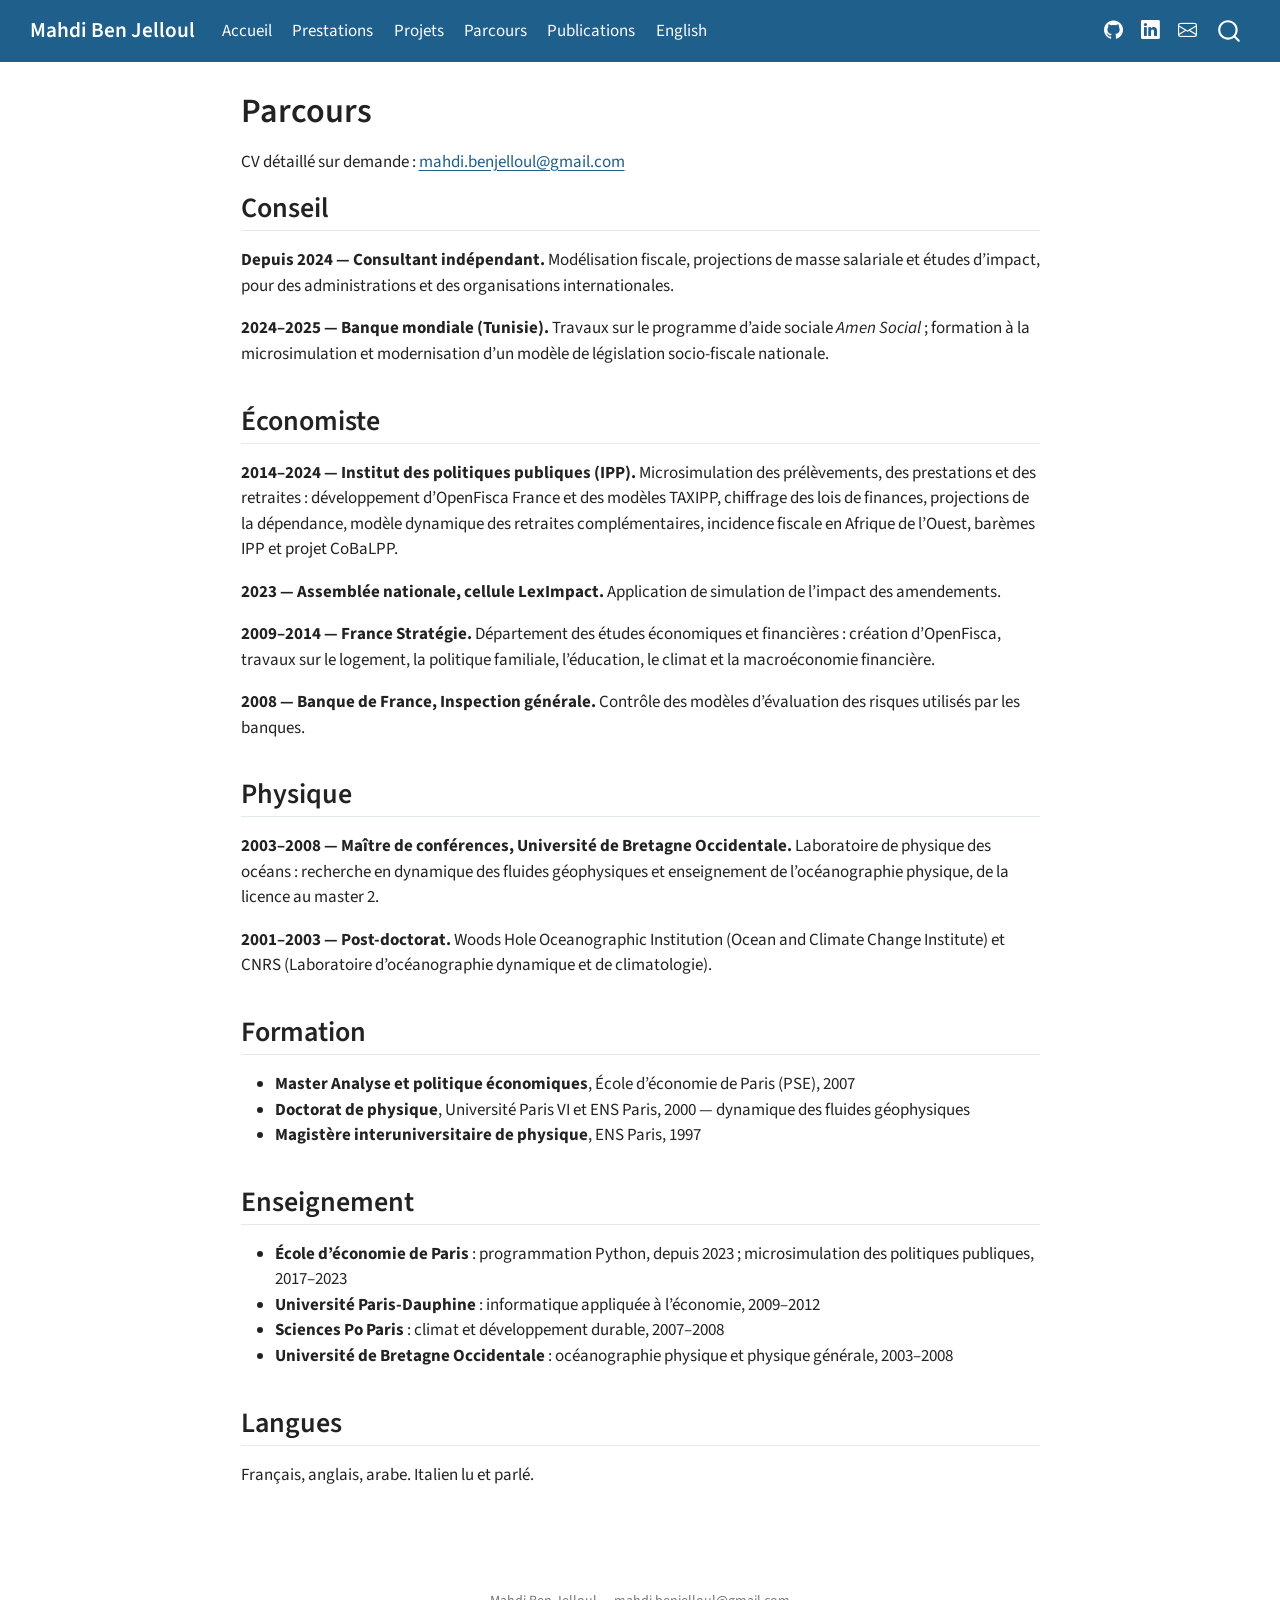
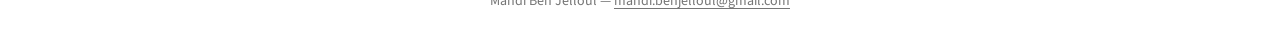
<file: parcours.html>
<!DOCTYPE html>
<html xmlns="http://www.w3.org/1999/xhtml" lang="fr" xml:lang="fr"><head>

<meta charset="utf-8">
<meta name="generator" content="quarto-1.6.39">

<meta name="viewport" content="width=device-width, initial-scale=1.0, user-scalable=yes">


<title>Parcours – Mahdi Ben Jelloul</title>
<style>
code{white-space: pre-wrap;}
span.smallcaps{font-variant: small-caps;}
div.columns{display: flex; gap: min(4vw, 1.5em);}
div.column{flex: auto; overflow-x: auto;}
div.hanging-indent{margin-left: 1.5em; text-indent: -1.5em;}
ul.task-list{list-style: none;}
ul.task-list li input[type="checkbox"] {
  width: 0.8em;
  margin: 0 0.8em 0.2em -1em; /* quarto-specific, see https://github.com/quarto-dev/quarto-cli/issues/4556 */ 
  vertical-align: middle;
}
</style>


<script src="site_libs/quarto-nav/quarto-nav.js"></script>
<script src="site_libs/quarto-nav/headroom.min.js"></script>
<script src="site_libs/clipboard/clipboard.min.js"></script>
<script src="site_libs/quarto-search/autocomplete.umd.js"></script>
<script src="site_libs/quarto-search/fuse.min.js"></script>
<script src="site_libs/quarto-search/quarto-search.js"></script>
<meta name="quarto:offset" content="./">
<script src="site_libs/quarto-html/quarto.js"></script>
<script src="site_libs/quarto-html/popper.min.js"></script>
<script src="site_libs/quarto-html/tippy.umd.min.js"></script>
<link href="site_libs/quarto-html/tippy.css" rel="stylesheet">
<link href="site_libs/quarto-html/quarto-syntax-highlighting-e26003cea8cd680ca0c55a263523d882.css" rel="stylesheet" id="quarto-text-highlighting-styles">
<script src="site_libs/bootstrap/bootstrap.min.js"></script>
<link href="site_libs/bootstrap/bootstrap-icons.css" rel="stylesheet">
<link href="site_libs/bootstrap/bootstrap-e8584cec843e64eec3b381076eb78e67.min.css" rel="stylesheet" append-hash="true" id="quarto-bootstrap" data-mode="light">
<script id="quarto-search-options" type="application/json">{
  "location": "navbar",
  "copy-button": false,
  "collapse-after": 3,
  "panel-placement": "end",
  "type": "overlay",
  "limit": 50,
  "keyboard-shortcut": [
    "f",
    "/",
    "s"
  ],
  "show-item-context": false,
  "language": {
    "search-no-results-text": "Pas de résultats",
    "search-matching-documents-text": "documents trouvés",
    "search-copy-link-title": "Copier le lien vers la recherche",
    "search-hide-matches-text": "Cacher les correspondances additionnelles",
    "search-more-match-text": "correspondance de plus dans ce document",
    "search-more-matches-text": "correspondances de plus dans ce document",
    "search-clear-button-title": "Effacer",
    "search-text-placeholder": "",
    "search-detached-cancel-button-title": "Annuler",
    "search-submit-button-title": "Envoyer",
    "search-label": "Recherche"
  }
}</script>


</head>

<body class="nav-fixed fullcontent">

<div id="quarto-search-results"></div>
  <header id="quarto-header" class="headroom fixed-top">
    <nav class="navbar navbar-expand-lg " data-bs-theme="dark">
      <div class="navbar-container container-fluid">
      <div class="navbar-brand-container mx-auto">
    <a class="navbar-brand" href="./index.html">
    <span class="navbar-title">Mahdi Ben Jelloul</span>
    </a>
  </div>
            <div id="quarto-search" class="" title="Recherche"></div>
          <button class="navbar-toggler" type="button" data-bs-toggle="collapse" data-bs-target="#navbarCollapse" aria-controls="navbarCollapse" role="menu" aria-expanded="false" aria-label="Basculer la navigation" onclick="if (window.quartoToggleHeadroom) { window.quartoToggleHeadroom(); }">
  <span class="navbar-toggler-icon"></span>
</button>
          <div class="collapse navbar-collapse" id="navbarCollapse">
            <ul class="navbar-nav navbar-nav-scroll me-auto">
  <li class="nav-item">
    <a class="nav-link" href="./index.html"> 
<span class="menu-text">Accueil</span></a>
  </li>  
  <li class="nav-item">
    <a class="nav-link" href="./prestations.html"> 
<span class="menu-text">Prestations</span></a>
  </li>  
  <li class="nav-item">
    <a class="nav-link" href="./projets.html"> 
<span class="menu-text">Projets</span></a>
  </li>  
  <li class="nav-item">
    <a class="nav-link active" href="./parcours.html" aria-current="page"> 
<span class="menu-text">Parcours</span></a>
  </li>  
  <li class="nav-item">
    <a class="nav-link" href="./publications.html"> 
<span class="menu-text">Publications</span></a>
  </li>  
  <li class="nav-item">
    <a class="nav-link" href="./en/index.html"> 
<span class="menu-text">English</span></a>
  </li>  
</ul>
            <ul class="navbar-nav navbar-nav-scroll ms-auto">
  <li class="nav-item compact">
    <a class="nav-link" href="https://github.com/benjello"> <i class="bi bi-github" role="img" aria-label="GitHub">
</i> 
<span class="menu-text"></span></a>
  </li>  
  <li class="nav-item compact">
    <a class="nav-link" href="https://www.linkedin.com/in/mahdi-ben-jelloul-406295103/"> <i class="bi bi-linkedin" role="img" aria-label="LinkedIn">
</i> 
<span class="menu-text"></span></a>
  </li>  
  <li class="nav-item compact">
    <a class="nav-link" href="mailto:mahdi.benjelloul@gmail.com"> <i class="bi bi-envelope" role="img" aria-label="Courriel">
</i> 
<span class="menu-text"></span></a>
  </li>  
</ul>
          </div> <!-- /navcollapse -->
            <div class="quarto-navbar-tools">
</div>
      </div> <!-- /container-fluid -->
    </nav>
</header>
<!-- content -->
<div id="quarto-content" class="quarto-container page-columns page-rows-contents page-layout-article page-navbar">
<!-- sidebar -->
<!-- margin-sidebar -->
    
<!-- main -->
<main class="content" id="quarto-document-content">

<header id="title-block-header" class="quarto-title-block default">
<div class="quarto-title">
<h1 class="title">Parcours</h1>
</div>



<div class="quarto-title-meta">

    
  
    
  </div>
  


</header>


<p>CV détaillé sur demande : <a href="mailto:mahdi.benjelloul@gmail.com">mahdi.benjelloul@gmail.com</a></p>
<section id="conseil" class="level2">
<h2 data-anchor-id="conseil">Conseil</h2>
<p><strong>Depuis 2024 — Consultant indépendant.</strong> Modélisation fiscale, projections de masse salariale et études d’impact, pour des administrations et des organisations internationales.</p>
<p><strong>2024–2025 — Banque mondiale (Tunisie).</strong> Travaux sur le programme d’aide sociale <em>Amen Social</em> ; formation à la microsimulation et modernisation d’un modèle de législation socio-fiscale nationale.</p>
</section>
<section id="économiste" class="level2">
<h2 data-anchor-id="économiste">Économiste</h2>
<p><strong>2014–2024 — Institut des politiques publiques (IPP).</strong> Microsimulation des prélèvements, des prestations et des retraites : développement d’OpenFisca France et des modèles TAXIPP, chiffrage des lois de finances, projections de la dépendance, modèle dynamique des retraites complémentaires, incidence fiscale en Afrique de l’Ouest, barèmes IPP et projet CoBaLPP.</p>
<p><strong>2023 — Assemblée nationale, cellule LexImpact.</strong> Application de simulation de l’impact des amendements.</p>
<p><strong>2009–2014 — France Stratégie.</strong> Département des études économiques et financières : création d’OpenFisca, travaux sur le logement, la politique familiale, l’éducation, le climat et la macroéconomie financière.</p>
<p><strong>2008 — Banque de France, Inspection générale.</strong> Contrôle des modèles d’évaluation des risques utilisés par les banques.</p>
</section>
<section id="physique" class="level2">
<h2 data-anchor-id="physique">Physique</h2>
<p><strong>2003–2008 — Maître de conférences, Université de Bretagne Occidentale.</strong> Laboratoire de physique des océans : recherche en dynamique des fluides géophysiques et enseignement de l’océanographie physique, de la licence au master 2.</p>
<p><strong>2001–2003 — Post-doctorat.</strong> Woods Hole Oceanographic Institution (Ocean and Climate Change Institute) et CNRS (Laboratoire d’océanographie dynamique et de climatologie).</p>
</section>
<section id="formation" class="level2">
<h2 data-anchor-id="formation">Formation</h2>
<ul>
<li><strong>Master Analyse et politique économiques</strong>, École d’économie de Paris (PSE), 2007</li>
<li><strong>Doctorat de physique</strong>, Université Paris VI et ENS Paris, 2000 — dynamique des fluides géophysiques</li>
<li><strong>Magistère interuniversitaire de physique</strong>, ENS Paris, 1997</li>
</ul>
</section>
<section id="enseignement" class="level2">
<h2 data-anchor-id="enseignement">Enseignement</h2>
<ul>
<li><strong>École d’économie de Paris</strong> : programmation Python, depuis 2023 ; microsimulation des politiques publiques, 2017–2023</li>
<li><strong>Université Paris-Dauphine</strong> : informatique appliquée à l’économie, 2009–2012</li>
<li><strong>Sciences Po Paris</strong> : climat et développement durable, 2007–2008</li>
<li><strong>Université de Bretagne Occidentale</strong> : océanographie physique et physique générale, 2003–2008</li>
</ul>
</section>
<section id="langues" class="level2">
<h2 data-anchor-id="langues">Langues</h2>
<p>Français, anglais, arabe. Italien lu et parlé.</p>


</section>

</main> <!-- /main -->
<script id="quarto-html-after-body" type="application/javascript">
window.document.addEventListener("DOMContentLoaded", function (event) {
  const toggleBodyColorMode = (bsSheetEl) => {
    const mode = bsSheetEl.getAttribute("data-mode");
    const bodyEl = window.document.querySelector("body");
    if (mode === "dark") {
      bodyEl.classList.add("quarto-dark");
      bodyEl.classList.remove("quarto-light");
    } else {
      bodyEl.classList.add("quarto-light");
      bodyEl.classList.remove("quarto-dark");
    }
  }
  const toggleBodyColorPrimary = () => {
    const bsSheetEl = window.document.querySelector("link#quarto-bootstrap");
    if (bsSheetEl) {
      toggleBodyColorMode(bsSheetEl);
    }
  }
  toggleBodyColorPrimary();  
  const isCodeAnnotation = (el) => {
    for (const clz of el.classList) {
      if (clz.startsWith('code-annotation-')) {                     
        return true;
      }
    }
    return false;
  }
  const onCopySuccess = function(e) {
    // button target
    const button = e.trigger;
    // don't keep focus
    button.blur();
    // flash "checked"
    button.classList.add('code-copy-button-checked');
    var currentTitle = button.getAttribute("title");
    button.setAttribute("title", "Copié");
    let tooltip;
    if (window.bootstrap) {
      button.setAttribute("data-bs-toggle", "tooltip");
      button.setAttribute("data-bs-placement", "left");
      button.setAttribute("data-bs-title", "Copié");
      tooltip = new bootstrap.Tooltip(button, 
        { trigger: "manual", 
          customClass: "code-copy-button-tooltip",
          offset: [0, -8]});
      tooltip.show();    
    }
    setTimeout(function() {
      if (tooltip) {
        tooltip.hide();
        button.removeAttribute("data-bs-title");
        button.removeAttribute("data-bs-toggle");
        button.removeAttribute("data-bs-placement");
      }
      button.setAttribute("title", currentTitle);
      button.classList.remove('code-copy-button-checked');
    }, 1000);
    // clear code selection
    e.clearSelection();
  }
  const getTextToCopy = function(trigger) {
      const codeEl = trigger.previousElementSibling.cloneNode(true);
      for (const childEl of codeEl.children) {
        if (isCodeAnnotation(childEl)) {
          childEl.remove();
        }
      }
      return codeEl.innerText;
  }
  const clipboard = new window.ClipboardJS('.code-copy-button:not([data-in-quarto-modal])', {
    text: getTextToCopy
  });
  clipboard.on('success', onCopySuccess);
  if (window.document.getElementById('quarto-embedded-source-code-modal')) {
    const clipboardModal = new window.ClipboardJS('.code-copy-button[data-in-quarto-modal]', {
      text: getTextToCopy,
      container: window.document.getElementById('quarto-embedded-source-code-modal')
    });
    clipboardModal.on('success', onCopySuccess);
  }
    var localhostRegex = new RegExp(/^(?:http|https):\/\/localhost\:?[0-9]*\//);
    var mailtoRegex = new RegExp(/^mailto:/);
      var filterRegex = new RegExp("https:\/\/benjello\.github\.io");
    var isInternal = (href) => {
        return filterRegex.test(href) || localhostRegex.test(href) || mailtoRegex.test(href);
    }
    // Inspect non-navigation links and adorn them if external
 	var links = window.document.querySelectorAll('a[href]:not(.nav-link):not(.navbar-brand):not(.toc-action):not(.sidebar-link):not(.sidebar-item-toggle):not(.pagination-link):not(.no-external):not([aria-hidden]):not(.dropdown-item):not(.quarto-navigation-tool):not(.about-link)');
    for (var i=0; i<links.length; i++) {
      const link = links[i];
      if (!isInternal(link.href)) {
        // undo the damage that might have been done by quarto-nav.js in the case of
        // links that we want to consider external
        if (link.dataset.originalHref !== undefined) {
          link.href = link.dataset.originalHref;
        }
          // target, if specified
          link.setAttribute("target", "_blank");
          if (link.getAttribute("rel") === null) {
            link.setAttribute("rel", "noopener");
          }
      }
    }
  function tippyHover(el, contentFn, onTriggerFn, onUntriggerFn) {
    const config = {
      allowHTML: true,
      maxWidth: 500,
      delay: 100,
      arrow: false,
      appendTo: function(el) {
          return el.parentElement;
      },
      interactive: true,
      interactiveBorder: 10,
      theme: 'quarto',
      placement: 'bottom-start',
    };
    if (contentFn) {
      config.content = contentFn;
    }
    if (onTriggerFn) {
      config.onTrigger = onTriggerFn;
    }
    if (onUntriggerFn) {
      config.onUntrigger = onUntriggerFn;
    }
    window.tippy(el, config); 
  }
  const noterefs = window.document.querySelectorAll('a[role="doc-noteref"]');
  for (var i=0; i<noterefs.length; i++) {
    const ref = noterefs[i];
    tippyHover(ref, function() {
      // use id or data attribute instead here
      let href = ref.getAttribute('data-footnote-href') || ref.getAttribute('href');
      try { href = new URL(href).hash; } catch {}
      const id = href.replace(/^#\/?/, "");
      const note = window.document.getElementById(id);
      if (note) {
        return note.innerHTML;
      } else {
        return "";
      }
    });
  }
  const xrefs = window.document.querySelectorAll('a.quarto-xref');
  const processXRef = (id, note) => {
    // Strip column container classes
    const stripColumnClz = (el) => {
      el.classList.remove("page-full", "page-columns");
      if (el.children) {
        for (const child of el.children) {
          stripColumnClz(child);
        }
      }
    }
    stripColumnClz(note)
    if (id === null || id.startsWith('sec-')) {
      // Special case sections, only their first couple elements
      const container = document.createElement("div");
      if (note.children && note.children.length > 2) {
        container.appendChild(note.children[0].cloneNode(true));
        for (let i = 1; i < note.children.length; i++) {
          const child = note.children[i];
          if (child.tagName === "P" && child.innerText === "") {
            continue;
          } else {
            container.appendChild(child.cloneNode(true));
            break;
          }
        }
        if (window.Quarto?.typesetMath) {
          window.Quarto.typesetMath(container);
        }
        return container.innerHTML
      } else {
        if (window.Quarto?.typesetMath) {
          window.Quarto.typesetMath(note);
        }
        return note.innerHTML;
      }
    } else {
      // Remove any anchor links if they are present
      const anchorLink = note.querySelector('a.anchorjs-link');
      if (anchorLink) {
        anchorLink.remove();
      }
      if (window.Quarto?.typesetMath) {
        window.Quarto.typesetMath(note);
      }
      if (note.classList.contains("callout")) {
        return note.outerHTML;
      } else {
        return note.innerHTML;
      }
    }
  }
  for (var i=0; i<xrefs.length; i++) {
    const xref = xrefs[i];
    tippyHover(xref, undefined, function(instance) {
      instance.disable();
      let url = xref.getAttribute('href');
      let hash = undefined; 
      if (url.startsWith('#')) {
        hash = url;
      } else {
        try { hash = new URL(url).hash; } catch {}
      }
      if (hash) {
        const id = hash.replace(/^#\/?/, "");
        const note = window.document.getElementById(id);
        if (note !== null) {
          try {
            const html = processXRef(id, note.cloneNode(true));
            instance.setContent(html);
          } finally {
            instance.enable();
            instance.show();
          }
        } else {
          // See if we can fetch this
          fetch(url.split('#')[0])
          .then(res => res.text())
          .then(html => {
            const parser = new DOMParser();
            const htmlDoc = parser.parseFromString(html, "text/html");
            const note = htmlDoc.getElementById(id);
            if (note !== null) {
              const html = processXRef(id, note);
              instance.setContent(html);
            } 
          }).finally(() => {
            instance.enable();
            instance.show();
          });
        }
      } else {
        // See if we can fetch a full url (with no hash to target)
        // This is a special case and we should probably do some content thinning / targeting
        fetch(url)
        .then(res => res.text())
        .then(html => {
          const parser = new DOMParser();
          const htmlDoc = parser.parseFromString(html, "text/html");
          const note = htmlDoc.querySelector('main.content');
          if (note !== null) {
            // This should only happen for chapter cross references
            // (since there is no id in the URL)
            // remove the first header
            if (note.children.length > 0 && note.children[0].tagName === "HEADER") {
              note.children[0].remove();
            }
            const html = processXRef(null, note);
            instance.setContent(html);
          } 
        }).finally(() => {
          instance.enable();
          instance.show();
        });
      }
    }, function(instance) {
    });
  }
      let selectedAnnoteEl;
      const selectorForAnnotation = ( cell, annotation) => {
        let cellAttr = 'data-code-cell="' + cell + '"';
        let lineAttr = 'data-code-annotation="' +  annotation + '"';
        const selector = 'span[' + cellAttr + '][' + lineAttr + ']';
        return selector;
      }
      const selectCodeLines = (annoteEl) => {
        const doc = window.document;
        const targetCell = annoteEl.getAttribute("data-target-cell");
        const targetAnnotation = annoteEl.getAttribute("data-target-annotation");
        const annoteSpan = window.document.querySelector(selectorForAnnotation(targetCell, targetAnnotation));
        const lines = annoteSpan.getAttribute("data-code-lines").split(",");
        const lineIds = lines.map((line) => {
          return targetCell + "-" + line;
        })
        let top = null;
        let height = null;
        let parent = null;
        if (lineIds.length > 0) {
            //compute the position of the single el (top and bottom and make a div)
            const el = window.document.getElementById(lineIds[0]);
            top = el.offsetTop;
            height = el.offsetHeight;
            parent = el.parentElement.parentElement;
          if (lineIds.length > 1) {
            const lastEl = window.document.getElementById(lineIds[lineIds.length - 1]);
            const bottom = lastEl.offsetTop + lastEl.offsetHeight;
            height = bottom - top;
          }
          if (top !== null && height !== null && parent !== null) {
            // cook up a div (if necessary) and position it 
            let div = window.document.getElementById("code-annotation-line-highlight");
            if (div === null) {
              div = window.document.createElement("div");
              div.setAttribute("id", "code-annotation-line-highlight");
              div.style.position = 'absolute';
              parent.appendChild(div);
            }
            div.style.top = top - 2 + "px";
            div.style.height = height + 4 + "px";
            div.style.left = 0;
            let gutterDiv = window.document.getElementById("code-annotation-line-highlight-gutter");
            if (gutterDiv === null) {
              gutterDiv = window.document.createElement("div");
              gutterDiv.setAttribute("id", "code-annotation-line-highlight-gutter");
              gutterDiv.style.position = 'absolute';
              const codeCell = window.document.getElementById(targetCell);
              const gutter = codeCell.querySelector('.code-annotation-gutter');
              gutter.appendChild(gutterDiv);
            }
            gutterDiv.style.top = top - 2 + "px";
            gutterDiv.style.height = height + 4 + "px";
          }
          selectedAnnoteEl = annoteEl;
        }
      };
      const unselectCodeLines = () => {
        const elementsIds = ["code-annotation-line-highlight", "code-annotation-line-highlight-gutter"];
        elementsIds.forEach((elId) => {
          const div = window.document.getElementById(elId);
          if (div) {
            div.remove();
          }
        });
        selectedAnnoteEl = undefined;
      };
        // Handle positioning of the toggle
    window.addEventListener(
      "resize",
      throttle(() => {
        elRect = undefined;
        if (selectedAnnoteEl) {
          selectCodeLines(selectedAnnoteEl);
        }
      }, 10)
    );
    function throttle(fn, ms) {
    let throttle = false;
    let timer;
      return (...args) => {
        if(!throttle) { // first call gets through
            fn.apply(this, args);
            throttle = true;
        } else { // all the others get throttled
            if(timer) clearTimeout(timer); // cancel #2
            timer = setTimeout(() => {
              fn.apply(this, args);
              timer = throttle = false;
            }, ms);
        }
      };
    }
      // Attach click handler to the DT
      const annoteDls = window.document.querySelectorAll('dt[data-target-cell]');
      for (const annoteDlNode of annoteDls) {
        annoteDlNode.addEventListener('click', (event) => {
          const clickedEl = event.target;
          if (clickedEl !== selectedAnnoteEl) {
            unselectCodeLines();
            const activeEl = window.document.querySelector('dt[data-target-cell].code-annotation-active');
            if (activeEl) {
              activeEl.classList.remove('code-annotation-active');
            }
            selectCodeLines(clickedEl);
            clickedEl.classList.add('code-annotation-active');
          } else {
            // Unselect the line
            unselectCodeLines();
            clickedEl.classList.remove('code-annotation-active');
          }
        });
      }
  const findCites = (el) => {
    const parentEl = el.parentElement;
    if (parentEl) {
      const cites = parentEl.dataset.cites;
      if (cites) {
        return {
          el,
          cites: cites.split(' ')
        };
      } else {
        return findCites(el.parentElement)
      }
    } else {
      return undefined;
    }
  };
  var bibliorefs = window.document.querySelectorAll('a[role="doc-biblioref"]');
  for (var i=0; i<bibliorefs.length; i++) {
    const ref = bibliorefs[i];
    const citeInfo = findCites(ref);
    if (citeInfo) {
      tippyHover(citeInfo.el, function() {
        var popup = window.document.createElement('div');
        citeInfo.cites.forEach(function(cite) {
          var citeDiv = window.document.createElement('div');
          citeDiv.classList.add('hanging-indent');
          citeDiv.classList.add('csl-entry');
          var biblioDiv = window.document.getElementById('ref-' + cite);
          if (biblioDiv) {
            citeDiv.innerHTML = biblioDiv.innerHTML;
          }
          popup.appendChild(citeDiv);
        });
        return popup.innerHTML;
      });
    }
  }
});
</script>
</div> <!-- /content -->
<footer class="footer">
  <div class="nav-footer">
    <div class="nav-footer-left">
      &nbsp;
    </div>   
    <div class="nav-footer-center">
<p>Mahdi Ben Jelloul — <a href="mailto:mahdi.benjelloul@gmail.com">mahdi.benjelloul@gmail.com</a></p>
</div>
    <div class="nav-footer-right">
      &nbsp;
    </div>
  </div>
</footer>




</body></html>
</file>
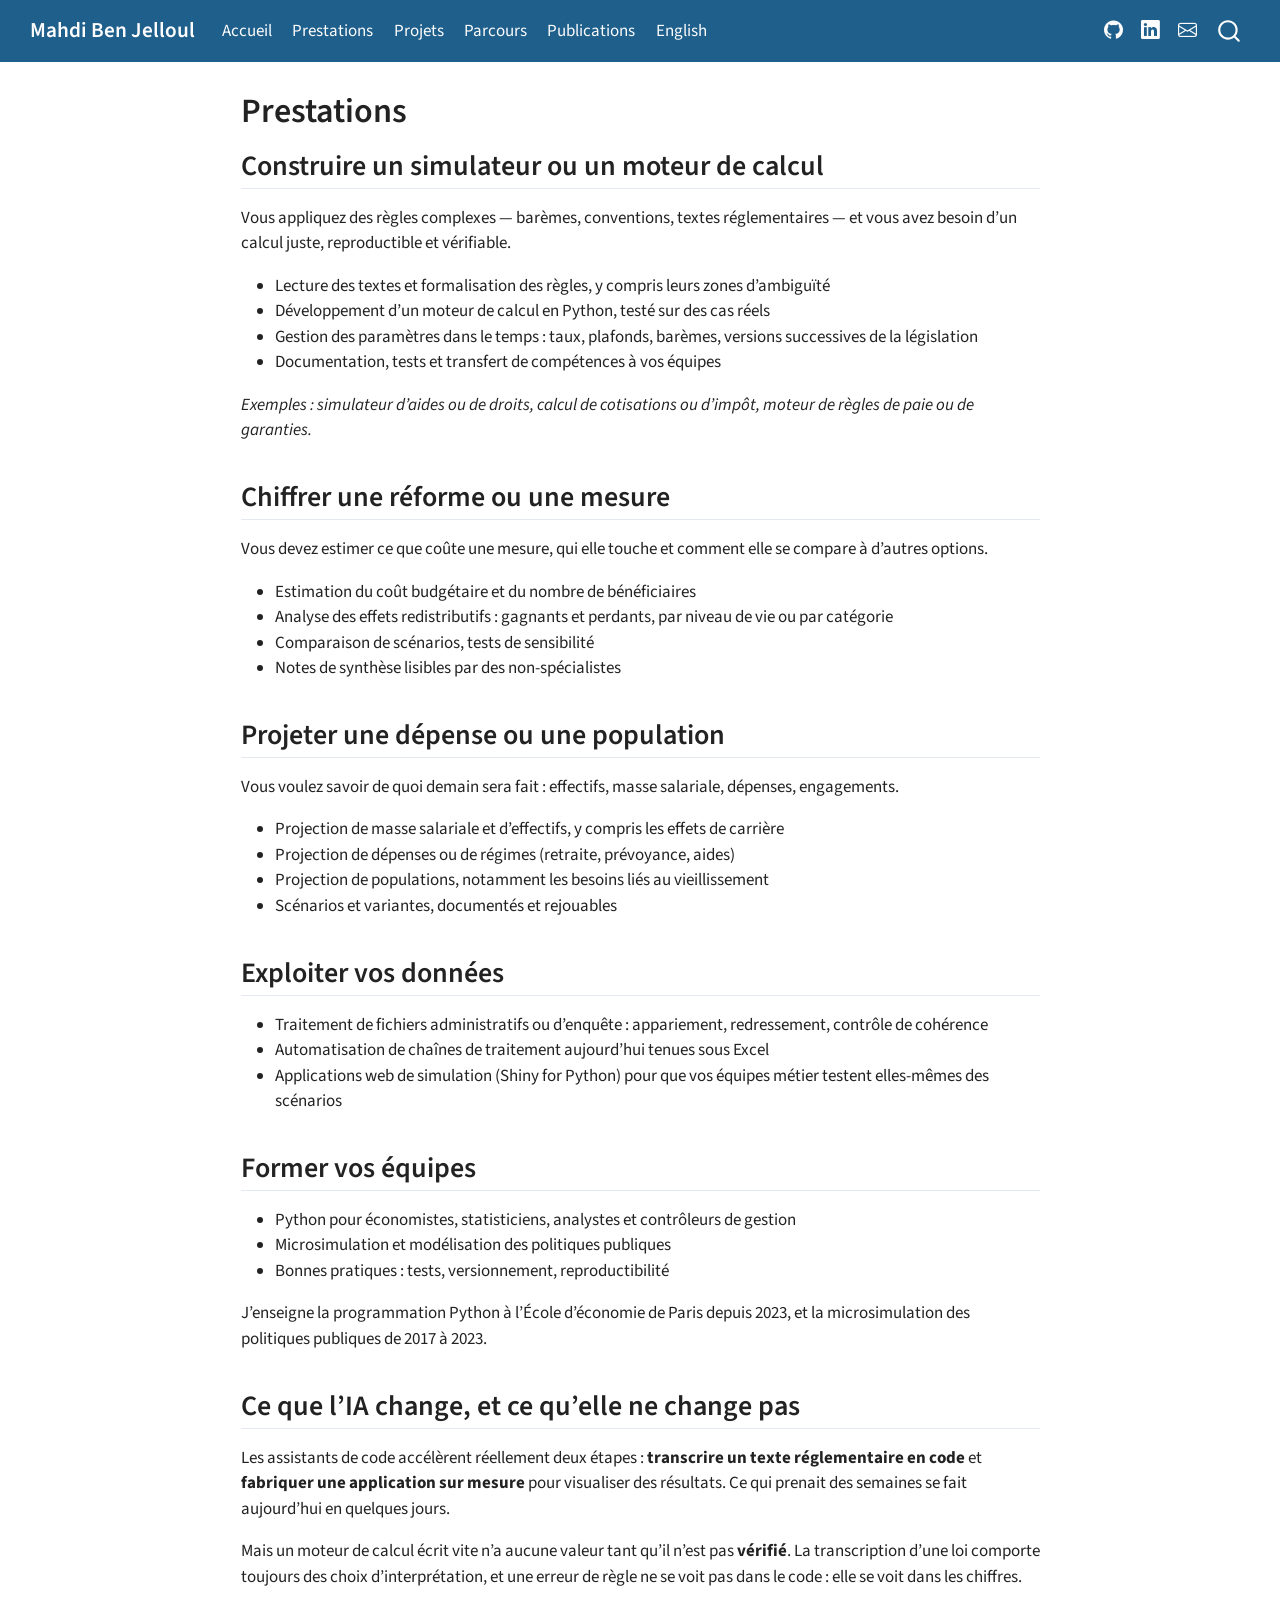
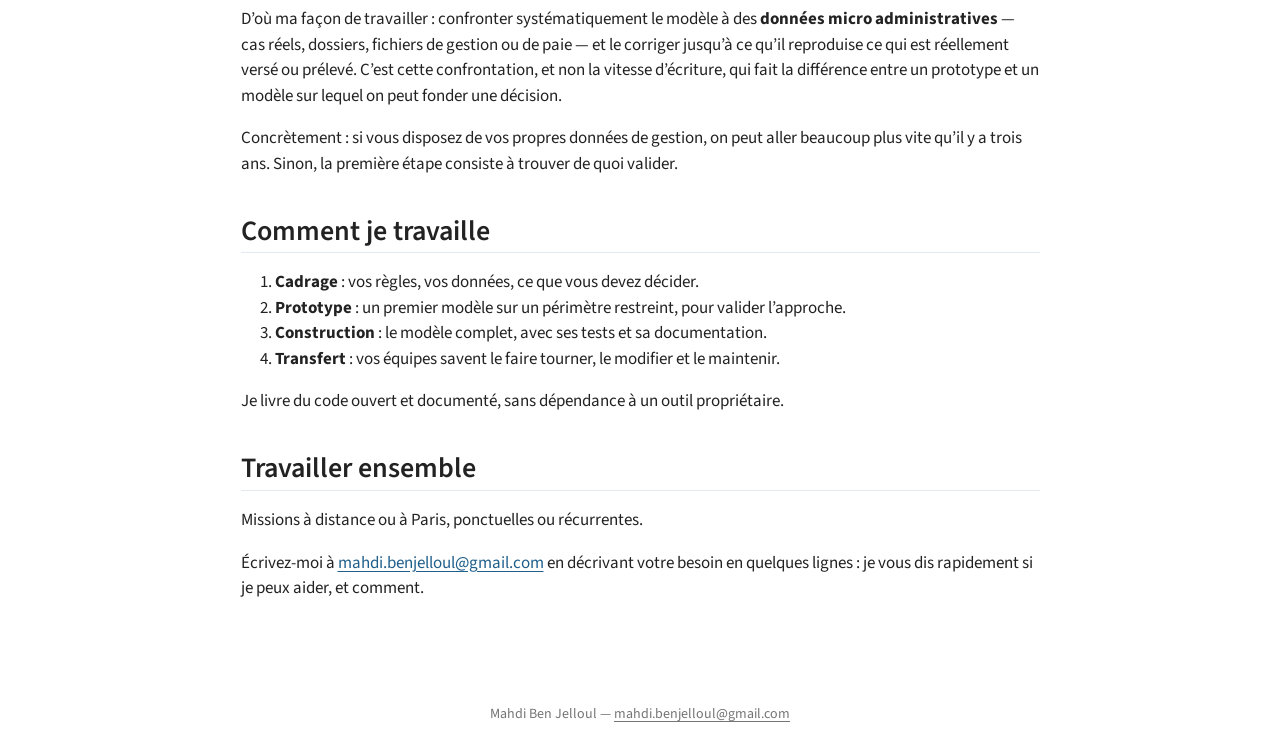
<file: prestations.html>
<!DOCTYPE html>
<html xmlns="http://www.w3.org/1999/xhtml" lang="fr" xml:lang="fr"><head>

<meta charset="utf-8">
<meta name="generator" content="quarto-1.6.39">

<meta name="viewport" content="width=device-width, initial-scale=1.0, user-scalable=yes">


<title>Prestations – Mahdi Ben Jelloul</title>
<style>
code{white-space: pre-wrap;}
span.smallcaps{font-variant: small-caps;}
div.columns{display: flex; gap: min(4vw, 1.5em);}
div.column{flex: auto; overflow-x: auto;}
div.hanging-indent{margin-left: 1.5em; text-indent: -1.5em;}
ul.task-list{list-style: none;}
ul.task-list li input[type="checkbox"] {
  width: 0.8em;
  margin: 0 0.8em 0.2em -1em; /* quarto-specific, see https://github.com/quarto-dev/quarto-cli/issues/4556 */ 
  vertical-align: middle;
}
</style>


<script src="site_libs/quarto-nav/quarto-nav.js"></script>
<script src="site_libs/quarto-nav/headroom.min.js"></script>
<script src="site_libs/clipboard/clipboard.min.js"></script>
<script src="site_libs/quarto-search/autocomplete.umd.js"></script>
<script src="site_libs/quarto-search/fuse.min.js"></script>
<script src="site_libs/quarto-search/quarto-search.js"></script>
<meta name="quarto:offset" content="./">
<script src="site_libs/quarto-html/quarto.js"></script>
<script src="site_libs/quarto-html/popper.min.js"></script>
<script src="site_libs/quarto-html/tippy.umd.min.js"></script>
<link href="site_libs/quarto-html/tippy.css" rel="stylesheet">
<link href="site_libs/quarto-html/quarto-syntax-highlighting-e26003cea8cd680ca0c55a263523d882.css" rel="stylesheet" id="quarto-text-highlighting-styles">
<script src="site_libs/bootstrap/bootstrap.min.js"></script>
<link href="site_libs/bootstrap/bootstrap-icons.css" rel="stylesheet">
<link href="site_libs/bootstrap/bootstrap-e8584cec843e64eec3b381076eb78e67.min.css" rel="stylesheet" append-hash="true" id="quarto-bootstrap" data-mode="light">
<script id="quarto-search-options" type="application/json">{
  "location": "navbar",
  "copy-button": false,
  "collapse-after": 3,
  "panel-placement": "end",
  "type": "overlay",
  "limit": 50,
  "keyboard-shortcut": [
    "f",
    "/",
    "s"
  ],
  "show-item-context": false,
  "language": {
    "search-no-results-text": "Pas de résultats",
    "search-matching-documents-text": "documents trouvés",
    "search-copy-link-title": "Copier le lien vers la recherche",
    "search-hide-matches-text": "Cacher les correspondances additionnelles",
    "search-more-match-text": "correspondance de plus dans ce document",
    "search-more-matches-text": "correspondances de plus dans ce document",
    "search-clear-button-title": "Effacer",
    "search-text-placeholder": "",
    "search-detached-cancel-button-title": "Annuler",
    "search-submit-button-title": "Envoyer",
    "search-label": "Recherche"
  }
}</script>


</head>

<body class="nav-fixed fullcontent">

<div id="quarto-search-results"></div>
  <header id="quarto-header" class="headroom fixed-top">
    <nav class="navbar navbar-expand-lg " data-bs-theme="dark">
      <div class="navbar-container container-fluid">
      <div class="navbar-brand-container mx-auto">
    <a class="navbar-brand" href="./index.html">
    <span class="navbar-title">Mahdi Ben Jelloul</span>
    </a>
  </div>
            <div id="quarto-search" class="" title="Recherche"></div>
          <button class="navbar-toggler" type="button" data-bs-toggle="collapse" data-bs-target="#navbarCollapse" aria-controls="navbarCollapse" role="menu" aria-expanded="false" aria-label="Basculer la navigation" onclick="if (window.quartoToggleHeadroom) { window.quartoToggleHeadroom(); }">
  <span class="navbar-toggler-icon"></span>
</button>
          <div class="collapse navbar-collapse" id="navbarCollapse">
            <ul class="navbar-nav navbar-nav-scroll me-auto">
  <li class="nav-item">
    <a class="nav-link" href="./index.html"> 
<span class="menu-text">Accueil</span></a>
  </li>  
  <li class="nav-item">
    <a class="nav-link active" href="./prestations.html" aria-current="page"> 
<span class="menu-text">Prestations</span></a>
  </li>  
  <li class="nav-item">
    <a class="nav-link" href="./projets.html"> 
<span class="menu-text">Projets</span></a>
  </li>  
  <li class="nav-item">
    <a class="nav-link" href="./parcours.html"> 
<span class="menu-text">Parcours</span></a>
  </li>  
  <li class="nav-item">
    <a class="nav-link" href="./publications.html"> 
<span class="menu-text">Publications</span></a>
  </li>  
  <li class="nav-item">
    <a class="nav-link" href="./en/index.html"> 
<span class="menu-text">English</span></a>
  </li>  
</ul>
            <ul class="navbar-nav navbar-nav-scroll ms-auto">
  <li class="nav-item compact">
    <a class="nav-link" href="https://github.com/benjello"> <i class="bi bi-github" role="img" aria-label="GitHub">
</i> 
<span class="menu-text"></span></a>
  </li>  
  <li class="nav-item compact">
    <a class="nav-link" href="https://www.linkedin.com/in/mahdi-ben-jelloul-406295103/"> <i class="bi bi-linkedin" role="img" aria-label="LinkedIn">
</i> 
<span class="menu-text"></span></a>
  </li>  
  <li class="nav-item compact">
    <a class="nav-link" href="mailto:mahdi.benjelloul@gmail.com"> <i class="bi bi-envelope" role="img" aria-label="Courriel">
</i> 
<span class="menu-text"></span></a>
  </li>  
</ul>
          </div> <!-- /navcollapse -->
            <div class="quarto-navbar-tools">
</div>
      </div> <!-- /container-fluid -->
    </nav>
</header>
<!-- content -->
<div id="quarto-content" class="quarto-container page-columns page-rows-contents page-layout-article page-navbar">
<!-- sidebar -->
<!-- margin-sidebar -->
    
<!-- main -->
<main class="content" id="quarto-document-content">

<header id="title-block-header" class="quarto-title-block default">
<div class="quarto-title">
<h1 class="title">Prestations</h1>
</div>



<div class="quarto-title-meta">

    
  
    
  </div>
  


</header>


<section id="construire-un-simulateur-ou-un-moteur-de-calcul" class="level2">
<h2 data-anchor-id="construire-un-simulateur-ou-un-moteur-de-calcul">Construire un simulateur ou un moteur de calcul</h2>
<p>Vous appliquez des règles complexes — barèmes, conventions, textes réglementaires — et vous avez besoin d’un calcul juste, reproductible et vérifiable.</p>
<ul>
<li>Lecture des textes et formalisation des règles, y compris leurs zones d’ambiguïté</li>
<li>Développement d’un moteur de calcul en Python, testé sur des cas réels</li>
<li>Gestion des paramètres dans le temps : taux, plafonds, barèmes, versions successives de la législation</li>
<li>Documentation, tests et transfert de compétences à vos équipes</li>
</ul>
<p><em>Exemples : simulateur d’aides ou de droits, calcul de cotisations ou d’impôt, moteur de règles de paie ou de garanties.</em></p>
</section>
<section id="chiffrer-une-réforme-ou-une-mesure" class="level2">
<h2 data-anchor-id="chiffrer-une-réforme-ou-une-mesure">Chiffrer une réforme ou une mesure</h2>
<p>Vous devez estimer ce que coûte une mesure, qui elle touche et comment elle se compare à d’autres options.</p>
<ul>
<li>Estimation du coût budgétaire et du nombre de bénéficiaires</li>
<li>Analyse des effets redistributifs : gagnants et perdants, par niveau de vie ou par catégorie</li>
<li>Comparaison de scénarios, tests de sensibilité</li>
<li>Notes de synthèse lisibles par des non-spécialistes</li>
</ul>
</section>
<section id="projeter-une-dépense-ou-une-population" class="level2">
<h2 data-anchor-id="projeter-une-dépense-ou-une-population">Projeter une dépense ou une population</h2>
<p>Vous voulez savoir de quoi demain sera fait : effectifs, masse salariale, dépenses, engagements.</p>
<ul>
<li>Projection de masse salariale et d’effectifs, y compris les effets de carrière</li>
<li>Projection de dépenses ou de régimes (retraite, prévoyance, aides)</li>
<li>Projection de populations, notamment les besoins liés au vieillissement</li>
<li>Scénarios et variantes, documentés et rejouables</li>
</ul>
</section>
<section id="exploiter-vos-données" class="level2">
<h2 data-anchor-id="exploiter-vos-données">Exploiter vos données</h2>
<ul>
<li>Traitement de fichiers administratifs ou d’enquête : appariement, redressement, contrôle de cohérence</li>
<li>Automatisation de chaînes de traitement aujourd’hui tenues sous Excel</li>
<li>Applications web de simulation (Shiny for Python) pour que vos équipes métier testent elles-mêmes des scénarios</li>
</ul>
</section>
<section id="former-vos-équipes" class="level2">
<h2 data-anchor-id="former-vos-équipes">Former vos équipes</h2>
<ul>
<li>Python pour économistes, statisticiens, analystes et contrôleurs de gestion</li>
<li>Microsimulation et modélisation des politiques publiques</li>
<li>Bonnes pratiques : tests, versionnement, reproductibilité</li>
</ul>
<p>J’enseigne la programmation Python à l’École d’économie de Paris depuis 2023, et la microsimulation des politiques publiques de 2017 à 2023.</p>
</section>
<section id="ce-que-lia-change-et-ce-quelle-ne-change-pas" class="level2">
<h2 data-anchor-id="ce-que-lia-change-et-ce-quelle-ne-change-pas">Ce que l’IA change, et ce qu’elle ne change pas</h2>
<p>Les assistants de code accélèrent réellement deux étapes : <strong>transcrire un texte réglementaire en code</strong> et <strong>fabriquer une application sur mesure</strong> pour visualiser des résultats. Ce qui prenait des semaines se fait aujourd’hui en quelques jours.</p>
<p>Mais un moteur de calcul écrit vite n’a aucune valeur tant qu’il n’est pas <strong>vérifié</strong>. La transcription d’une loi comporte toujours des choix d’interprétation, et une erreur de règle ne se voit pas dans le code : elle se voit dans les chiffres.</p>
<p>D’où ma façon de travailler : confronter systématiquement le modèle à des <strong>données micro administratives</strong> — cas réels, dossiers, fichiers de gestion ou de paie — et le corriger jusqu’à ce qu’il reproduise ce qui est réellement versé ou prélevé. C’est cette confrontation, et non la vitesse d’écriture, qui fait la différence entre un prototype et un modèle sur lequel on peut fonder une décision.</p>
<p>Concrètement : si vous disposez de vos propres données de gestion, on peut aller beaucoup plus vite qu’il y a trois ans. Sinon, la première étape consiste à trouver de quoi valider.</p>
</section>
<section id="comment-je-travaille" class="level2">
<h2 data-anchor-id="comment-je-travaille">Comment je travaille</h2>
<ol type="1">
<li><strong>Cadrage</strong> : vos règles, vos données, ce que vous devez décider.</li>
<li><strong>Prototype</strong> : un premier modèle sur un périmètre restreint, pour valider l’approche.</li>
<li><strong>Construction</strong> : le modèle complet, avec ses tests et sa documentation.</li>
<li><strong>Transfert</strong> : vos équipes savent le faire tourner, le modifier et le maintenir.</li>
</ol>
<p>Je livre du code ouvert et documenté, sans dépendance à un outil propriétaire.</p>
</section>
<section id="travailler-ensemble" class="level2">
<h2 data-anchor-id="travailler-ensemble">Travailler ensemble</h2>
<p>Missions à distance ou à Paris, ponctuelles ou récurrentes.</p>
<p>Écrivez-moi à <a href="mailto:mahdi.benjelloul@gmail.com">mahdi.benjelloul@gmail.com</a> en décrivant votre besoin en quelques lignes : je vous dis rapidement si je peux aider, et comment.</p>


</section>

</main> <!-- /main -->
<script id="quarto-html-after-body" type="application/javascript">
window.document.addEventListener("DOMContentLoaded", function (event) {
  const toggleBodyColorMode = (bsSheetEl) => {
    const mode = bsSheetEl.getAttribute("data-mode");
    const bodyEl = window.document.querySelector("body");
    if (mode === "dark") {
      bodyEl.classList.add("quarto-dark");
      bodyEl.classList.remove("quarto-light");
    } else {
      bodyEl.classList.add("quarto-light");
      bodyEl.classList.remove("quarto-dark");
    }
  }
  const toggleBodyColorPrimary = () => {
    const bsSheetEl = window.document.querySelector("link#quarto-bootstrap");
    if (bsSheetEl) {
      toggleBodyColorMode(bsSheetEl);
    }
  }
  toggleBodyColorPrimary();  
  const isCodeAnnotation = (el) => {
    for (const clz of el.classList) {
      if (clz.startsWith('code-annotation-')) {                     
        return true;
      }
    }
    return false;
  }
  const onCopySuccess = function(e) {
    // button target
    const button = e.trigger;
    // don't keep focus
    button.blur();
    // flash "checked"
    button.classList.add('code-copy-button-checked');
    var currentTitle = button.getAttribute("title");
    button.setAttribute("title", "Copié");
    let tooltip;
    if (window.bootstrap) {
      button.setAttribute("data-bs-toggle", "tooltip");
      button.setAttribute("data-bs-placement", "left");
      button.setAttribute("data-bs-title", "Copié");
      tooltip = new bootstrap.Tooltip(button, 
        { trigger: "manual", 
          customClass: "code-copy-button-tooltip",
          offset: [0, -8]});
      tooltip.show();    
    }
    setTimeout(function() {
      if (tooltip) {
        tooltip.hide();
        button.removeAttribute("data-bs-title");
        button.removeAttribute("data-bs-toggle");
        button.removeAttribute("data-bs-placement");
      }
      button.setAttribute("title", currentTitle);
      button.classList.remove('code-copy-button-checked');
    }, 1000);
    // clear code selection
    e.clearSelection();
  }
  const getTextToCopy = function(trigger) {
      const codeEl = trigger.previousElementSibling.cloneNode(true);
      for (const childEl of codeEl.children) {
        if (isCodeAnnotation(childEl)) {
          childEl.remove();
        }
      }
      return codeEl.innerText;
  }
  const clipboard = new window.ClipboardJS('.code-copy-button:not([data-in-quarto-modal])', {
    text: getTextToCopy
  });
  clipboard.on('success', onCopySuccess);
  if (window.document.getElementById('quarto-embedded-source-code-modal')) {
    const clipboardModal = new window.ClipboardJS('.code-copy-button[data-in-quarto-modal]', {
      text: getTextToCopy,
      container: window.document.getElementById('quarto-embedded-source-code-modal')
    });
    clipboardModal.on('success', onCopySuccess);
  }
    var localhostRegex = new RegExp(/^(?:http|https):\/\/localhost\:?[0-9]*\//);
    var mailtoRegex = new RegExp(/^mailto:/);
      var filterRegex = new RegExp("https:\/\/benjello\.github\.io");
    var isInternal = (href) => {
        return filterRegex.test(href) || localhostRegex.test(href) || mailtoRegex.test(href);
    }
    // Inspect non-navigation links and adorn them if external
 	var links = window.document.querySelectorAll('a[href]:not(.nav-link):not(.navbar-brand):not(.toc-action):not(.sidebar-link):not(.sidebar-item-toggle):not(.pagination-link):not(.no-external):not([aria-hidden]):not(.dropdown-item):not(.quarto-navigation-tool):not(.about-link)');
    for (var i=0; i<links.length; i++) {
      const link = links[i];
      if (!isInternal(link.href)) {
        // undo the damage that might have been done by quarto-nav.js in the case of
        // links that we want to consider external
        if (link.dataset.originalHref !== undefined) {
          link.href = link.dataset.originalHref;
        }
          // target, if specified
          link.setAttribute("target", "_blank");
          if (link.getAttribute("rel") === null) {
            link.setAttribute("rel", "noopener");
          }
      }
    }
  function tippyHover(el, contentFn, onTriggerFn, onUntriggerFn) {
    const config = {
      allowHTML: true,
      maxWidth: 500,
      delay: 100,
      arrow: false,
      appendTo: function(el) {
          return el.parentElement;
      },
      interactive: true,
      interactiveBorder: 10,
      theme: 'quarto',
      placement: 'bottom-start',
    };
    if (contentFn) {
      config.content = contentFn;
    }
    if (onTriggerFn) {
      config.onTrigger = onTriggerFn;
    }
    if (onUntriggerFn) {
      config.onUntrigger = onUntriggerFn;
    }
    window.tippy(el, config); 
  }
  const noterefs = window.document.querySelectorAll('a[role="doc-noteref"]');
  for (var i=0; i<noterefs.length; i++) {
    const ref = noterefs[i];
    tippyHover(ref, function() {
      // use id or data attribute instead here
      let href = ref.getAttribute('data-footnote-href') || ref.getAttribute('href');
      try { href = new URL(href).hash; } catch {}
      const id = href.replace(/^#\/?/, "");
      const note = window.document.getElementById(id);
      if (note) {
        return note.innerHTML;
      } else {
        return "";
      }
    });
  }
  const xrefs = window.document.querySelectorAll('a.quarto-xref');
  const processXRef = (id, note) => {
    // Strip column container classes
    const stripColumnClz = (el) => {
      el.classList.remove("page-full", "page-columns");
      if (el.children) {
        for (const child of el.children) {
          stripColumnClz(child);
        }
      }
    }
    stripColumnClz(note)
    if (id === null || id.startsWith('sec-')) {
      // Special case sections, only their first couple elements
      const container = document.createElement("div");
      if (note.children && note.children.length > 2) {
        container.appendChild(note.children[0].cloneNode(true));
        for (let i = 1; i < note.children.length; i++) {
          const child = note.children[i];
          if (child.tagName === "P" && child.innerText === "") {
            continue;
          } else {
            container.appendChild(child.cloneNode(true));
            break;
          }
        }
        if (window.Quarto?.typesetMath) {
          window.Quarto.typesetMath(container);
        }
        return container.innerHTML
      } else {
        if (window.Quarto?.typesetMath) {
          window.Quarto.typesetMath(note);
        }
        return note.innerHTML;
      }
    } else {
      // Remove any anchor links if they are present
      const anchorLink = note.querySelector('a.anchorjs-link');
      if (anchorLink) {
        anchorLink.remove();
      }
      if (window.Quarto?.typesetMath) {
        window.Quarto.typesetMath(note);
      }
      if (note.classList.contains("callout")) {
        return note.outerHTML;
      } else {
        return note.innerHTML;
      }
    }
  }
  for (var i=0; i<xrefs.length; i++) {
    const xref = xrefs[i];
    tippyHover(xref, undefined, function(instance) {
      instance.disable();
      let url = xref.getAttribute('href');
      let hash = undefined; 
      if (url.startsWith('#')) {
        hash = url;
      } else {
        try { hash = new URL(url).hash; } catch {}
      }
      if (hash) {
        const id = hash.replace(/^#\/?/, "");
        const note = window.document.getElementById(id);
        if (note !== null) {
          try {
            const html = processXRef(id, note.cloneNode(true));
            instance.setContent(html);
          } finally {
            instance.enable();
            instance.show();
          }
        } else {
          // See if we can fetch this
          fetch(url.split('#')[0])
          .then(res => res.text())
          .then(html => {
            const parser = new DOMParser();
            const htmlDoc = parser.parseFromString(html, "text/html");
            const note = htmlDoc.getElementById(id);
            if (note !== null) {
              const html = processXRef(id, note);
              instance.setContent(html);
            } 
          }).finally(() => {
            instance.enable();
            instance.show();
          });
        }
      } else {
        // See if we can fetch a full url (with no hash to target)
        // This is a special case and we should probably do some content thinning / targeting
        fetch(url)
        .then(res => res.text())
        .then(html => {
          const parser = new DOMParser();
          const htmlDoc = parser.parseFromString(html, "text/html");
          const note = htmlDoc.querySelector('main.content');
          if (note !== null) {
            // This should only happen for chapter cross references
            // (since there is no id in the URL)
            // remove the first header
            if (note.children.length > 0 && note.children[0].tagName === "HEADER") {
              note.children[0].remove();
            }
            const html = processXRef(null, note);
            instance.setContent(html);
          } 
        }).finally(() => {
          instance.enable();
          instance.show();
        });
      }
    }, function(instance) {
    });
  }
      let selectedAnnoteEl;
      const selectorForAnnotation = ( cell, annotation) => {
        let cellAttr = 'data-code-cell="' + cell + '"';
        let lineAttr = 'data-code-annotation="' +  annotation + '"';
        const selector = 'span[' + cellAttr + '][' + lineAttr + ']';
        return selector;
      }
      const selectCodeLines = (annoteEl) => {
        const doc = window.document;
        const targetCell = annoteEl.getAttribute("data-target-cell");
        const targetAnnotation = annoteEl.getAttribute("data-target-annotation");
        const annoteSpan = window.document.querySelector(selectorForAnnotation(targetCell, targetAnnotation));
        const lines = annoteSpan.getAttribute("data-code-lines").split(",");
        const lineIds = lines.map((line) => {
          return targetCell + "-" + line;
        })
        let top = null;
        let height = null;
        let parent = null;
        if (lineIds.length > 0) {
            //compute the position of the single el (top and bottom and make a div)
            const el = window.document.getElementById(lineIds[0]);
            top = el.offsetTop;
            height = el.offsetHeight;
            parent = el.parentElement.parentElement;
          if (lineIds.length > 1) {
            const lastEl = window.document.getElementById(lineIds[lineIds.length - 1]);
            const bottom = lastEl.offsetTop + lastEl.offsetHeight;
            height = bottom - top;
          }
          if (top !== null && height !== null && parent !== null) {
            // cook up a div (if necessary) and position it 
            let div = window.document.getElementById("code-annotation-line-highlight");
            if (div === null) {
              div = window.document.createElement("div");
              div.setAttribute("id", "code-annotation-line-highlight");
              div.style.position = 'absolute';
              parent.appendChild(div);
            }
            div.style.top = top - 2 + "px";
            div.style.height = height + 4 + "px";
            div.style.left = 0;
            let gutterDiv = window.document.getElementById("code-annotation-line-highlight-gutter");
            if (gutterDiv === null) {
              gutterDiv = window.document.createElement("div");
              gutterDiv.setAttribute("id", "code-annotation-line-highlight-gutter");
              gutterDiv.style.position = 'absolute';
              const codeCell = window.document.getElementById(targetCell);
              const gutter = codeCell.querySelector('.code-annotation-gutter');
              gutter.appendChild(gutterDiv);
            }
            gutterDiv.style.top = top - 2 + "px";
            gutterDiv.style.height = height + 4 + "px";
          }
          selectedAnnoteEl = annoteEl;
        }
      };
      const unselectCodeLines = () => {
        const elementsIds = ["code-annotation-line-highlight", "code-annotation-line-highlight-gutter"];
        elementsIds.forEach((elId) => {
          const div = window.document.getElementById(elId);
          if (div) {
            div.remove();
          }
        });
        selectedAnnoteEl = undefined;
      };
        // Handle positioning of the toggle
    window.addEventListener(
      "resize",
      throttle(() => {
        elRect = undefined;
        if (selectedAnnoteEl) {
          selectCodeLines(selectedAnnoteEl);
        }
      }, 10)
    );
    function throttle(fn, ms) {
    let throttle = false;
    let timer;
      return (...args) => {
        if(!throttle) { // first call gets through
            fn.apply(this, args);
            throttle = true;
        } else { // all the others get throttled
            if(timer) clearTimeout(timer); // cancel #2
            timer = setTimeout(() => {
              fn.apply(this, args);
              timer = throttle = false;
            }, ms);
        }
      };
    }
      // Attach click handler to the DT
      const annoteDls = window.document.querySelectorAll('dt[data-target-cell]');
      for (const annoteDlNode of annoteDls) {
        annoteDlNode.addEventListener('click', (event) => {
          const clickedEl = event.target;
          if (clickedEl !== selectedAnnoteEl) {
            unselectCodeLines();
            const activeEl = window.document.querySelector('dt[data-target-cell].code-annotation-active');
            if (activeEl) {
              activeEl.classList.remove('code-annotation-active');
            }
            selectCodeLines(clickedEl);
            clickedEl.classList.add('code-annotation-active');
          } else {
            // Unselect the line
            unselectCodeLines();
            clickedEl.classList.remove('code-annotation-active');
          }
        });
      }
  const findCites = (el) => {
    const parentEl = el.parentElement;
    if (parentEl) {
      const cites = parentEl.dataset.cites;
      if (cites) {
        return {
          el,
          cites: cites.split(' ')
        };
      } else {
        return findCites(el.parentElement)
      }
    } else {
      return undefined;
    }
  };
  var bibliorefs = window.document.querySelectorAll('a[role="doc-biblioref"]');
  for (var i=0; i<bibliorefs.length; i++) {
    const ref = bibliorefs[i];
    const citeInfo = findCites(ref);
    if (citeInfo) {
      tippyHover(citeInfo.el, function() {
        var popup = window.document.createElement('div');
        citeInfo.cites.forEach(function(cite) {
          var citeDiv = window.document.createElement('div');
          citeDiv.classList.add('hanging-indent');
          citeDiv.classList.add('csl-entry');
          var biblioDiv = window.document.getElementById('ref-' + cite);
          if (biblioDiv) {
            citeDiv.innerHTML = biblioDiv.innerHTML;
          }
          popup.appendChild(citeDiv);
        });
        return popup.innerHTML;
      });
    }
  }
});
</script>
</div> <!-- /content -->
<footer class="footer">
  <div class="nav-footer">
    <div class="nav-footer-left">
      &nbsp;
    </div>   
    <div class="nav-footer-center">
<p>Mahdi Ben Jelloul — <a href="mailto:mahdi.benjelloul@gmail.com">mahdi.benjelloul@gmail.com</a></p>
</div>
    <div class="nav-footer-right">
      &nbsp;
    </div>
  </div>
</footer>




</body></html>
</file>
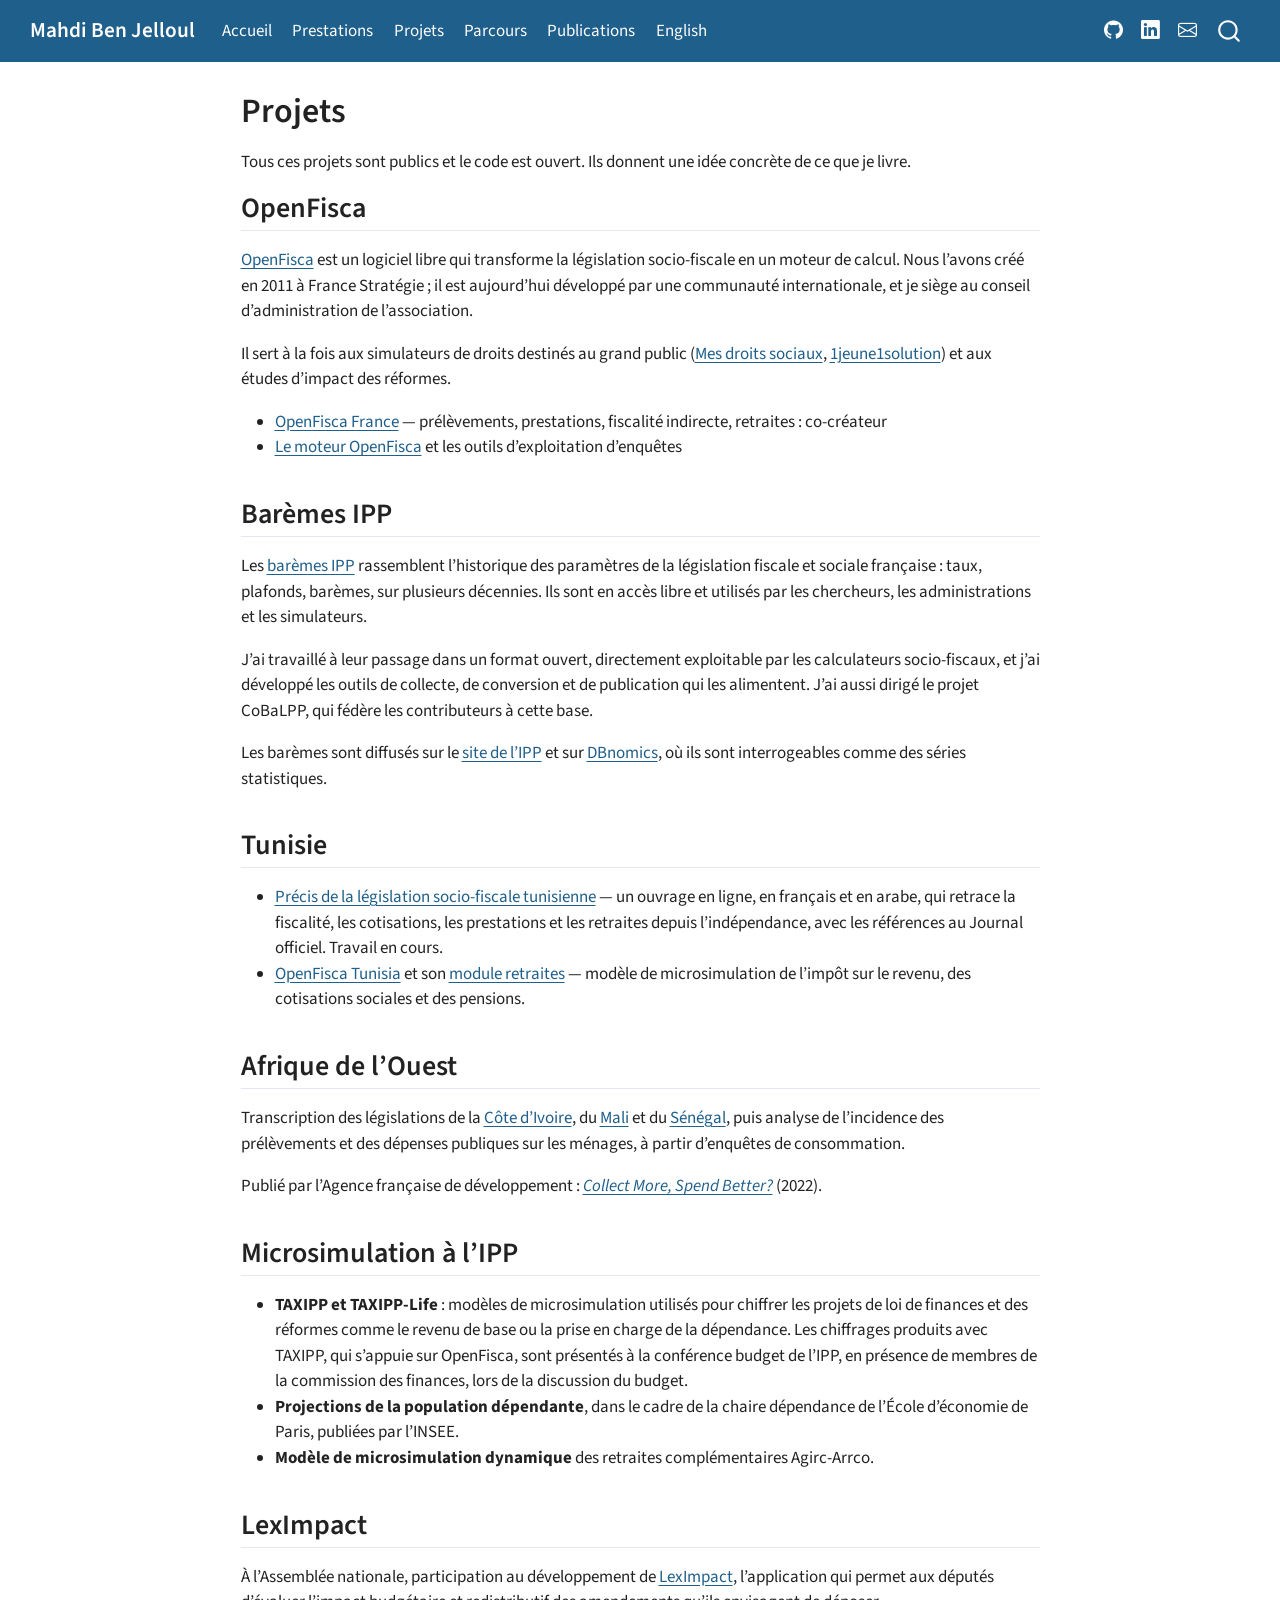
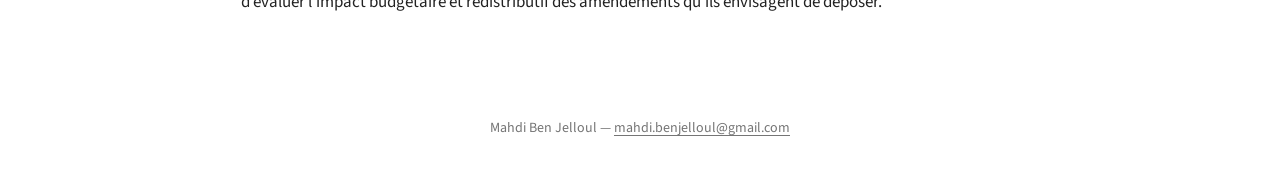
<file: projets.html>
<!DOCTYPE html>
<html xmlns="http://www.w3.org/1999/xhtml" lang="fr" xml:lang="fr"><head>

<meta charset="utf-8">
<meta name="generator" content="quarto-1.6.39">

<meta name="viewport" content="width=device-width, initial-scale=1.0, user-scalable=yes">


<title>Projets – Mahdi Ben Jelloul</title>
<style>
code{white-space: pre-wrap;}
span.smallcaps{font-variant: small-caps;}
div.columns{display: flex; gap: min(4vw, 1.5em);}
div.column{flex: auto; overflow-x: auto;}
div.hanging-indent{margin-left: 1.5em; text-indent: -1.5em;}
ul.task-list{list-style: none;}
ul.task-list li input[type="checkbox"] {
  width: 0.8em;
  margin: 0 0.8em 0.2em -1em; /* quarto-specific, see https://github.com/quarto-dev/quarto-cli/issues/4556 */ 
  vertical-align: middle;
}
</style>


<script src="site_libs/quarto-nav/quarto-nav.js"></script>
<script src="site_libs/quarto-nav/headroom.min.js"></script>
<script src="site_libs/clipboard/clipboard.min.js"></script>
<script src="site_libs/quarto-search/autocomplete.umd.js"></script>
<script src="site_libs/quarto-search/fuse.min.js"></script>
<script src="site_libs/quarto-search/quarto-search.js"></script>
<meta name="quarto:offset" content="./">
<script src="site_libs/quarto-html/quarto.js"></script>
<script src="site_libs/quarto-html/popper.min.js"></script>
<script src="site_libs/quarto-html/tippy.umd.min.js"></script>
<link href="site_libs/quarto-html/tippy.css" rel="stylesheet">
<link href="site_libs/quarto-html/quarto-syntax-highlighting-e26003cea8cd680ca0c55a263523d882.css" rel="stylesheet" id="quarto-text-highlighting-styles">
<script src="site_libs/bootstrap/bootstrap.min.js"></script>
<link href="site_libs/bootstrap/bootstrap-icons.css" rel="stylesheet">
<link href="site_libs/bootstrap/bootstrap-e8584cec843e64eec3b381076eb78e67.min.css" rel="stylesheet" append-hash="true" id="quarto-bootstrap" data-mode="light">
<script id="quarto-search-options" type="application/json">{
  "location": "navbar",
  "copy-button": false,
  "collapse-after": 3,
  "panel-placement": "end",
  "type": "overlay",
  "limit": 50,
  "keyboard-shortcut": [
    "f",
    "/",
    "s"
  ],
  "show-item-context": false,
  "language": {
    "search-no-results-text": "Pas de résultats",
    "search-matching-documents-text": "documents trouvés",
    "search-copy-link-title": "Copier le lien vers la recherche",
    "search-hide-matches-text": "Cacher les correspondances additionnelles",
    "search-more-match-text": "correspondance de plus dans ce document",
    "search-more-matches-text": "correspondances de plus dans ce document",
    "search-clear-button-title": "Effacer",
    "search-text-placeholder": "",
    "search-detached-cancel-button-title": "Annuler",
    "search-submit-button-title": "Envoyer",
    "search-label": "Recherche"
  }
}</script>


</head>

<body class="nav-fixed fullcontent">

<div id="quarto-search-results"></div>
  <header id="quarto-header" class="headroom fixed-top">
    <nav class="navbar navbar-expand-lg " data-bs-theme="dark">
      <div class="navbar-container container-fluid">
      <div class="navbar-brand-container mx-auto">
    <a class="navbar-brand" href="./index.html">
    <span class="navbar-title">Mahdi Ben Jelloul</span>
    </a>
  </div>
            <div id="quarto-search" class="" title="Recherche"></div>
          <button class="navbar-toggler" type="button" data-bs-toggle="collapse" data-bs-target="#navbarCollapse" aria-controls="navbarCollapse" role="menu" aria-expanded="false" aria-label="Basculer la navigation" onclick="if (window.quartoToggleHeadroom) { window.quartoToggleHeadroom(); }">
  <span class="navbar-toggler-icon"></span>
</button>
          <div class="collapse navbar-collapse" id="navbarCollapse">
            <ul class="navbar-nav navbar-nav-scroll me-auto">
  <li class="nav-item">
    <a class="nav-link" href="./index.html"> 
<span class="menu-text">Accueil</span></a>
  </li>  
  <li class="nav-item">
    <a class="nav-link" href="./prestations.html"> 
<span class="menu-text">Prestations</span></a>
  </li>  
  <li class="nav-item">
    <a class="nav-link active" href="./projets.html" aria-current="page"> 
<span class="menu-text">Projets</span></a>
  </li>  
  <li class="nav-item">
    <a class="nav-link" href="./parcours.html"> 
<span class="menu-text">Parcours</span></a>
  </li>  
  <li class="nav-item">
    <a class="nav-link" href="./publications.html"> 
<span class="menu-text">Publications</span></a>
  </li>  
  <li class="nav-item">
    <a class="nav-link" href="./en/index.html"> 
<span class="menu-text">English</span></a>
  </li>  
</ul>
            <ul class="navbar-nav navbar-nav-scroll ms-auto">
  <li class="nav-item compact">
    <a class="nav-link" href="https://github.com/benjello"> <i class="bi bi-github" role="img" aria-label="GitHub">
</i> 
<span class="menu-text"></span></a>
  </li>  
  <li class="nav-item compact">
    <a class="nav-link" href="https://www.linkedin.com/in/mahdi-ben-jelloul-406295103/"> <i class="bi bi-linkedin" role="img" aria-label="LinkedIn">
</i> 
<span class="menu-text"></span></a>
  </li>  
  <li class="nav-item compact">
    <a class="nav-link" href="mailto:mahdi.benjelloul@gmail.com"> <i class="bi bi-envelope" role="img" aria-label="Courriel">
</i> 
<span class="menu-text"></span></a>
  </li>  
</ul>
          </div> <!-- /navcollapse -->
            <div class="quarto-navbar-tools">
</div>
      </div> <!-- /container-fluid -->
    </nav>
</header>
<!-- content -->
<div id="quarto-content" class="quarto-container page-columns page-rows-contents page-layout-article page-navbar">
<!-- sidebar -->
<!-- margin-sidebar -->
    
<!-- main -->
<main class="content" id="quarto-document-content">

<header id="title-block-header" class="quarto-title-block default">
<div class="quarto-title">
<h1 class="title">Projets</h1>
</div>



<div class="quarto-title-meta">

    
  
    
  </div>
  


</header>


<p>Tous ces projets sont publics et le code est ouvert. Ils donnent une idée concrète de ce que je livre.</p>
<section id="openfisca" class="level2">
<h2 data-anchor-id="openfisca">OpenFisca</h2>
<p><a href="https://openfisca.org/fr/">OpenFisca</a> est un logiciel libre qui transforme la législation socio-fiscale en un moteur de calcul. Nous l’avons créé en 2011 à France Stratégie ; il est aujourd’hui développé par une communauté internationale, et je siège au conseil d’administration de l’association.</p>
<p>Il sert à la fois aux simulateurs de droits destinés au grand public (<a href="https://www.mesdroitssociaux.gouv.fr">Mes droits sociaux</a>, <a href="https://mes-aides.1jeune1solution.beta.gouv.fr">1jeune1solution</a>) et aux études d’impact des réformes.</p>
<ul>
<li><a href="https://github.com/openfisca/openfisca-france">OpenFisca France</a> — prélèvements, prestations, fiscalité indirecte, retraites : co-créateur</li>
<li><a href="https://github.com/openfisca/openfisca-core">Le moteur OpenFisca</a> et les outils d’exploitation d’enquêtes</li>
</ul>
</section>
<section id="barèmes-ipp" class="level2">
<h2 data-anchor-id="barèmes-ipp">Barèmes IPP</h2>
<p>Les <a href="https://www.ipp.eu/baremes-ipp/">barèmes IPP</a> rassemblent l’historique des paramètres de la législation fiscale et sociale française : taux, plafonds, barèmes, sur plusieurs décennies. Ils sont en accès libre et utilisés par les chercheurs, les administrations et les simulateurs.</p>
<p>J’ai travaillé à leur passage dans un format ouvert, directement exploitable par les calculateurs socio-fiscaux, et j’ai développé les outils de collecte, de conversion et de publication qui les alimentent. J’ai aussi dirigé le projet CoBaLPP, qui fédère les contributeurs à cette base.</p>
<p>Les barèmes sont diffusés sur le <a href="https://www.ipp.eu/baremes-ipp/">site de l’IPP</a> et sur <a href="https://db.nomics.world/IPP">DBnomics</a>, où ils sont interrogeables comme des séries statistiques.</p>
</section>
<section id="tunisie" class="level2">
<h2 data-anchor-id="tunisie">Tunisie</h2>
<ul>
<li><a href="https://benjello.github.io/precis-socio-fiscal-tunisie/">Précis de la législation socio-fiscale tunisienne</a> — un ouvrage en ligne, en français et en arabe, qui retrace la fiscalité, les cotisations, les prestations et les retraites depuis l’indépendance, avec les références au Journal officiel. Travail en cours.</li>
<li><a href="https://github.com/openfisca/openfisca-tunisia">OpenFisca Tunisia</a> et son <a href="https://github.com/openfisca/openfisca-tunisia-pension">module retraites</a> — modèle de microsimulation de l’impôt sur le revenu, des cotisations sociales et des pensions.</li>
</ul>
</section>
<section id="afrique-de-louest" class="level2">
<h2 data-anchor-id="afrique-de-louest">Afrique de l’Ouest</h2>
<p>Transcription des législations de la <a href="https://github.com/openfisca/openfisca-cote-d-ivoire">Côte d’Ivoire</a>, du <a href="https://github.com/openfisca/openfisca-mali">Mali</a> et du <a href="https://github.com/openfisca/openfisca-senegal">Sénégal</a>, puis analyse de l’incidence des prélèvements et des dépenses publiques sur les ménages, à partir d’enquêtes de consommation.</p>
<p>Publié par l’Agence française de développement : <a href="https://www.afd.fr/en/ressources/collect-more-spend-better-assessing-incidence-fiscal-systems-and-public-spending-three-francophone-west-african-countries"><em>Collect More, Spend Better?</em></a> (2022).</p>
</section>
<section id="microsimulation-à-lipp" class="level2">
<h2 data-anchor-id="microsimulation-à-lipp">Microsimulation à l’IPP</h2>
<ul>
<li><strong>TAXIPP et TAXIPP-Life</strong> : modèles de microsimulation utilisés pour chiffrer les projets de loi de finances et des réformes comme le revenu de base ou la prise en charge de la dépendance. Les chiffrages produits avec TAXIPP, qui s’appuie sur OpenFisca, sont présentés à la conférence budget de l’IPP, en présence de membres de la commission des finances, lors de la discussion du budget.</li>
<li><strong>Projections de la population dépendante</strong>, dans le cadre de la chaire dépendance de l’École d’économie de Paris, publiées par l’INSEE.</li>
<li><strong>Modèle de microsimulation dynamique</strong> des retraites complémentaires Agirc-Arrco.</li>
</ul>
</section>
<section id="leximpact" class="level2">
<h2 data-anchor-id="leximpact">LexImpact</h2>
<p>À l’Assemblée nationale, participation au développement de <a href="https://leximpact.an.fr/">LexImpact</a>, l’application qui permet aux députés d’évaluer l’impact budgétaire et redistributif des amendements qu’ils envisagent de déposer.</p>


</section>

</main> <!-- /main -->
<script id="quarto-html-after-body" type="application/javascript">
window.document.addEventListener("DOMContentLoaded", function (event) {
  const toggleBodyColorMode = (bsSheetEl) => {
    const mode = bsSheetEl.getAttribute("data-mode");
    const bodyEl = window.document.querySelector("body");
    if (mode === "dark") {
      bodyEl.classList.add("quarto-dark");
      bodyEl.classList.remove("quarto-light");
    } else {
      bodyEl.classList.add("quarto-light");
      bodyEl.classList.remove("quarto-dark");
    }
  }
  const toggleBodyColorPrimary = () => {
    const bsSheetEl = window.document.querySelector("link#quarto-bootstrap");
    if (bsSheetEl) {
      toggleBodyColorMode(bsSheetEl);
    }
  }
  toggleBodyColorPrimary();  
  const isCodeAnnotation = (el) => {
    for (const clz of el.classList) {
      if (clz.startsWith('code-annotation-')) {                     
        return true;
      }
    }
    return false;
  }
  const onCopySuccess = function(e) {
    // button target
    const button = e.trigger;
    // don't keep focus
    button.blur();
    // flash "checked"
    button.classList.add('code-copy-button-checked');
    var currentTitle = button.getAttribute("title");
    button.setAttribute("title", "Copié");
    let tooltip;
    if (window.bootstrap) {
      button.setAttribute("data-bs-toggle", "tooltip");
      button.setAttribute("data-bs-placement", "left");
      button.setAttribute("data-bs-title", "Copié");
      tooltip = new bootstrap.Tooltip(button, 
        { trigger: "manual", 
          customClass: "code-copy-button-tooltip",
          offset: [0, -8]});
      tooltip.show();    
    }
    setTimeout(function() {
      if (tooltip) {
        tooltip.hide();
        button.removeAttribute("data-bs-title");
        button.removeAttribute("data-bs-toggle");
        button.removeAttribute("data-bs-placement");
      }
      button.setAttribute("title", currentTitle);
      button.classList.remove('code-copy-button-checked');
    }, 1000);
    // clear code selection
    e.clearSelection();
  }
  const getTextToCopy = function(trigger) {
      const codeEl = trigger.previousElementSibling.cloneNode(true);
      for (const childEl of codeEl.children) {
        if (isCodeAnnotation(childEl)) {
          childEl.remove();
        }
      }
      return codeEl.innerText;
  }
  const clipboard = new window.ClipboardJS('.code-copy-button:not([data-in-quarto-modal])', {
    text: getTextToCopy
  });
  clipboard.on('success', onCopySuccess);
  if (window.document.getElementById('quarto-embedded-source-code-modal')) {
    const clipboardModal = new window.ClipboardJS('.code-copy-button[data-in-quarto-modal]', {
      text: getTextToCopy,
      container: window.document.getElementById('quarto-embedded-source-code-modal')
    });
    clipboardModal.on('success', onCopySuccess);
  }
    var localhostRegex = new RegExp(/^(?:http|https):\/\/localhost\:?[0-9]*\//);
    var mailtoRegex = new RegExp(/^mailto:/);
      var filterRegex = new RegExp("https:\/\/benjello\.github\.io");
    var isInternal = (href) => {
        return filterRegex.test(href) || localhostRegex.test(href) || mailtoRegex.test(href);
    }
    // Inspect non-navigation links and adorn them if external
 	var links = window.document.querySelectorAll('a[href]:not(.nav-link):not(.navbar-brand):not(.toc-action):not(.sidebar-link):not(.sidebar-item-toggle):not(.pagination-link):not(.no-external):not([aria-hidden]):not(.dropdown-item):not(.quarto-navigation-tool):not(.about-link)');
    for (var i=0; i<links.length; i++) {
      const link = links[i];
      if (!isInternal(link.href)) {
        // undo the damage that might have been done by quarto-nav.js in the case of
        // links that we want to consider external
        if (link.dataset.originalHref !== undefined) {
          link.href = link.dataset.originalHref;
        }
          // target, if specified
          link.setAttribute("target", "_blank");
          if (link.getAttribute("rel") === null) {
            link.setAttribute("rel", "noopener");
          }
      }
    }
  function tippyHover(el, contentFn, onTriggerFn, onUntriggerFn) {
    const config = {
      allowHTML: true,
      maxWidth: 500,
      delay: 100,
      arrow: false,
      appendTo: function(el) {
          return el.parentElement;
      },
      interactive: true,
      interactiveBorder: 10,
      theme: 'quarto',
      placement: 'bottom-start',
    };
    if (contentFn) {
      config.content = contentFn;
    }
    if (onTriggerFn) {
      config.onTrigger = onTriggerFn;
    }
    if (onUntriggerFn) {
      config.onUntrigger = onUntriggerFn;
    }
    window.tippy(el, config); 
  }
  const noterefs = window.document.querySelectorAll('a[role="doc-noteref"]');
  for (var i=0; i<noterefs.length; i++) {
    const ref = noterefs[i];
    tippyHover(ref, function() {
      // use id or data attribute instead here
      let href = ref.getAttribute('data-footnote-href') || ref.getAttribute('href');
      try { href = new URL(href).hash; } catch {}
      const id = href.replace(/^#\/?/, "");
      const note = window.document.getElementById(id);
      if (note) {
        return note.innerHTML;
      } else {
        return "";
      }
    });
  }
  const xrefs = window.document.querySelectorAll('a.quarto-xref');
  const processXRef = (id, note) => {
    // Strip column container classes
    const stripColumnClz = (el) => {
      el.classList.remove("page-full", "page-columns");
      if (el.children) {
        for (const child of el.children) {
          stripColumnClz(child);
        }
      }
    }
    stripColumnClz(note)
    if (id === null || id.startsWith('sec-')) {
      // Special case sections, only their first couple elements
      const container = document.createElement("div");
      if (note.children && note.children.length > 2) {
        container.appendChild(note.children[0].cloneNode(true));
        for (let i = 1; i < note.children.length; i++) {
          const child = note.children[i];
          if (child.tagName === "P" && child.innerText === "") {
            continue;
          } else {
            container.appendChild(child.cloneNode(true));
            break;
          }
        }
        if (window.Quarto?.typesetMath) {
          window.Quarto.typesetMath(container);
        }
        return container.innerHTML
      } else {
        if (window.Quarto?.typesetMath) {
          window.Quarto.typesetMath(note);
        }
        return note.innerHTML;
      }
    } else {
      // Remove any anchor links if they are present
      const anchorLink = note.querySelector('a.anchorjs-link');
      if (anchorLink) {
        anchorLink.remove();
      }
      if (window.Quarto?.typesetMath) {
        window.Quarto.typesetMath(note);
      }
      if (note.classList.contains("callout")) {
        return note.outerHTML;
      } else {
        return note.innerHTML;
      }
    }
  }
  for (var i=0; i<xrefs.length; i++) {
    const xref = xrefs[i];
    tippyHover(xref, undefined, function(instance) {
      instance.disable();
      let url = xref.getAttribute('href');
      let hash = undefined; 
      if (url.startsWith('#')) {
        hash = url;
      } else {
        try { hash = new URL(url).hash; } catch {}
      }
      if (hash) {
        const id = hash.replace(/^#\/?/, "");
        const note = window.document.getElementById(id);
        if (note !== null) {
          try {
            const html = processXRef(id, note.cloneNode(true));
            instance.setContent(html);
          } finally {
            instance.enable();
            instance.show();
          }
        } else {
          // See if we can fetch this
          fetch(url.split('#')[0])
          .then(res => res.text())
          .then(html => {
            const parser = new DOMParser();
            const htmlDoc = parser.parseFromString(html, "text/html");
            const note = htmlDoc.getElementById(id);
            if (note !== null) {
              const html = processXRef(id, note);
              instance.setContent(html);
            } 
          }).finally(() => {
            instance.enable();
            instance.show();
          });
        }
      } else {
        // See if we can fetch a full url (with no hash to target)
        // This is a special case and we should probably do some content thinning / targeting
        fetch(url)
        .then(res => res.text())
        .then(html => {
          const parser = new DOMParser();
          const htmlDoc = parser.parseFromString(html, "text/html");
          const note = htmlDoc.querySelector('main.content');
          if (note !== null) {
            // This should only happen for chapter cross references
            // (since there is no id in the URL)
            // remove the first header
            if (note.children.length > 0 && note.children[0].tagName === "HEADER") {
              note.children[0].remove();
            }
            const html = processXRef(null, note);
            instance.setContent(html);
          } 
        }).finally(() => {
          instance.enable();
          instance.show();
        });
      }
    }, function(instance) {
    });
  }
      let selectedAnnoteEl;
      const selectorForAnnotation = ( cell, annotation) => {
        let cellAttr = 'data-code-cell="' + cell + '"';
        let lineAttr = 'data-code-annotation="' +  annotation + '"';
        const selector = 'span[' + cellAttr + '][' + lineAttr + ']';
        return selector;
      }
      const selectCodeLines = (annoteEl) => {
        const doc = window.document;
        const targetCell = annoteEl.getAttribute("data-target-cell");
        const targetAnnotation = annoteEl.getAttribute("data-target-annotation");
        const annoteSpan = window.document.querySelector(selectorForAnnotation(targetCell, targetAnnotation));
        const lines = annoteSpan.getAttribute("data-code-lines").split(",");
        const lineIds = lines.map((line) => {
          return targetCell + "-" + line;
        })
        let top = null;
        let height = null;
        let parent = null;
        if (lineIds.length > 0) {
            //compute the position of the single el (top and bottom and make a div)
            const el = window.document.getElementById(lineIds[0]);
            top = el.offsetTop;
            height = el.offsetHeight;
            parent = el.parentElement.parentElement;
          if (lineIds.length > 1) {
            const lastEl = window.document.getElementById(lineIds[lineIds.length - 1]);
            const bottom = lastEl.offsetTop + lastEl.offsetHeight;
            height = bottom - top;
          }
          if (top !== null && height !== null && parent !== null) {
            // cook up a div (if necessary) and position it 
            let div = window.document.getElementById("code-annotation-line-highlight");
            if (div === null) {
              div = window.document.createElement("div");
              div.setAttribute("id", "code-annotation-line-highlight");
              div.style.position = 'absolute';
              parent.appendChild(div);
            }
            div.style.top = top - 2 + "px";
            div.style.height = height + 4 + "px";
            div.style.left = 0;
            let gutterDiv = window.document.getElementById("code-annotation-line-highlight-gutter");
            if (gutterDiv === null) {
              gutterDiv = window.document.createElement("div");
              gutterDiv.setAttribute("id", "code-annotation-line-highlight-gutter");
              gutterDiv.style.position = 'absolute';
              const codeCell = window.document.getElementById(targetCell);
              const gutter = codeCell.querySelector('.code-annotation-gutter');
              gutter.appendChild(gutterDiv);
            }
            gutterDiv.style.top = top - 2 + "px";
            gutterDiv.style.height = height + 4 + "px";
          }
          selectedAnnoteEl = annoteEl;
        }
      };
      const unselectCodeLines = () => {
        const elementsIds = ["code-annotation-line-highlight", "code-annotation-line-highlight-gutter"];
        elementsIds.forEach((elId) => {
          const div = window.document.getElementById(elId);
          if (div) {
            div.remove();
          }
        });
        selectedAnnoteEl = undefined;
      };
        // Handle positioning of the toggle
    window.addEventListener(
      "resize",
      throttle(() => {
        elRect = undefined;
        if (selectedAnnoteEl) {
          selectCodeLines(selectedAnnoteEl);
        }
      }, 10)
    );
    function throttle(fn, ms) {
    let throttle = false;
    let timer;
      return (...args) => {
        if(!throttle) { // first call gets through
            fn.apply(this, args);
            throttle = true;
        } else { // all the others get throttled
            if(timer) clearTimeout(timer); // cancel #2
            timer = setTimeout(() => {
              fn.apply(this, args);
              timer = throttle = false;
            }, ms);
        }
      };
    }
      // Attach click handler to the DT
      const annoteDls = window.document.querySelectorAll('dt[data-target-cell]');
      for (const annoteDlNode of annoteDls) {
        annoteDlNode.addEventListener('click', (event) => {
          const clickedEl = event.target;
          if (clickedEl !== selectedAnnoteEl) {
            unselectCodeLines();
            const activeEl = window.document.querySelector('dt[data-target-cell].code-annotation-active');
            if (activeEl) {
              activeEl.classList.remove('code-annotation-active');
            }
            selectCodeLines(clickedEl);
            clickedEl.classList.add('code-annotation-active');
          } else {
            // Unselect the line
            unselectCodeLines();
            clickedEl.classList.remove('code-annotation-active');
          }
        });
      }
  const findCites = (el) => {
    const parentEl = el.parentElement;
    if (parentEl) {
      const cites = parentEl.dataset.cites;
      if (cites) {
        return {
          el,
          cites: cites.split(' ')
        };
      } else {
        return findCites(el.parentElement)
      }
    } else {
      return undefined;
    }
  };
  var bibliorefs = window.document.querySelectorAll('a[role="doc-biblioref"]');
  for (var i=0; i<bibliorefs.length; i++) {
    const ref = bibliorefs[i];
    const citeInfo = findCites(ref);
    if (citeInfo) {
      tippyHover(citeInfo.el, function() {
        var popup = window.document.createElement('div');
        citeInfo.cites.forEach(function(cite) {
          var citeDiv = window.document.createElement('div');
          citeDiv.classList.add('hanging-indent');
          citeDiv.classList.add('csl-entry');
          var biblioDiv = window.document.getElementById('ref-' + cite);
          if (biblioDiv) {
            citeDiv.innerHTML = biblioDiv.innerHTML;
          }
          popup.appendChild(citeDiv);
        });
        return popup.innerHTML;
      });
    }
  }
});
</script>
</div> <!-- /content -->
<footer class="footer">
  <div class="nav-footer">
    <div class="nav-footer-left">
      &nbsp;
    </div>   
    <div class="nav-footer-center">
<p>Mahdi Ben Jelloul — <a href="mailto:mahdi.benjelloul@gmail.com">mahdi.benjelloul@gmail.com</a></p>
</div>
    <div class="nav-footer-right">
      &nbsp;
    </div>
  </div>
</footer>




</body></html>
</file>
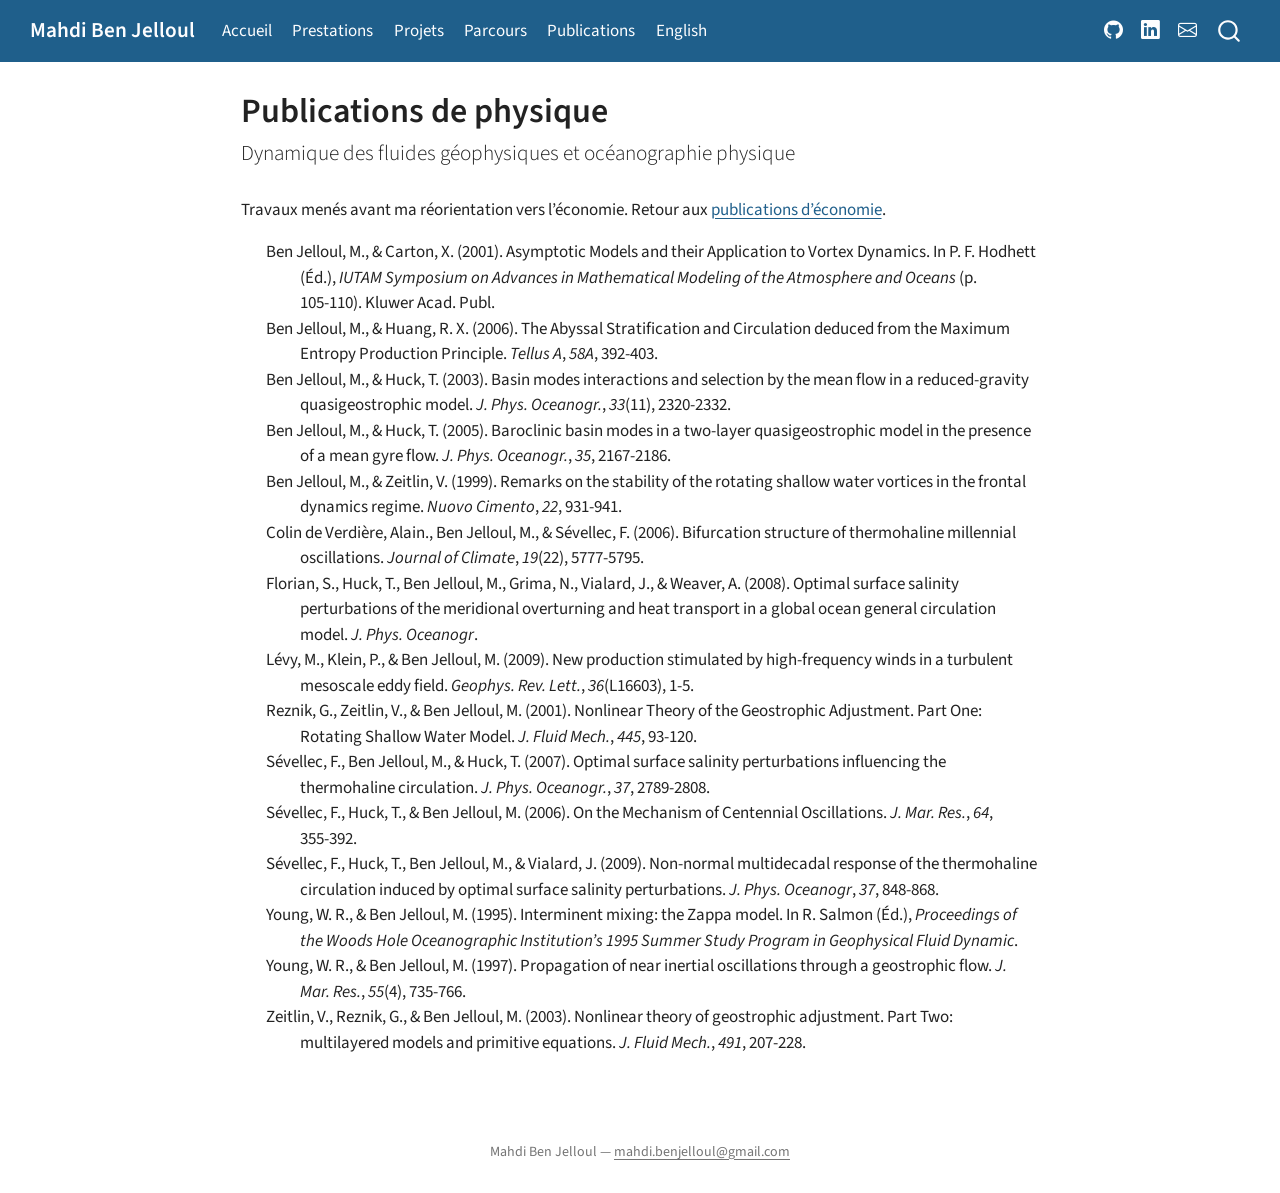
<file: publications-physique.html>
<!DOCTYPE html>
<html xmlns="http://www.w3.org/1999/xhtml" lang="fr" xml:lang="fr"><head>

<meta charset="utf-8">
<meta name="generator" content="quarto-1.6.39">

<meta name="viewport" content="width=device-width, initial-scale=1.0, user-scalable=yes">


<title>Publications de physique – Mahdi Ben Jelloul</title>
<style>
code{white-space: pre-wrap;}
span.smallcaps{font-variant: small-caps;}
div.columns{display: flex; gap: min(4vw, 1.5em);}
div.column{flex: auto; overflow-x: auto;}
div.hanging-indent{margin-left: 1.5em; text-indent: -1.5em;}
ul.task-list{list-style: none;}
ul.task-list li input[type="checkbox"] {
  width: 0.8em;
  margin: 0 0.8em 0.2em -1em; /* quarto-specific, see https://github.com/quarto-dev/quarto-cli/issues/4556 */ 
  vertical-align: middle;
}
/* CSS for citations */
div.csl-bib-body { }
div.csl-entry {
  clear: both;
  margin-bottom: 0em;
}
.hanging-indent div.csl-entry {
  margin-left:2em;
  text-indent:-2em;
}
div.csl-left-margin {
  min-width:2em;
  float:left;
}
div.csl-right-inline {
  margin-left:2em;
  padding-left:1em;
}
div.csl-indent {
  margin-left: 2em;
}</style>


<script src="site_libs/quarto-nav/quarto-nav.js"></script>
<script src="site_libs/quarto-nav/headroom.min.js"></script>
<script src="site_libs/clipboard/clipboard.min.js"></script>
<script src="site_libs/quarto-search/autocomplete.umd.js"></script>
<script src="site_libs/quarto-search/fuse.min.js"></script>
<script src="site_libs/quarto-search/quarto-search.js"></script>
<meta name="quarto:offset" content="./">
<script src="site_libs/quarto-html/quarto.js"></script>
<script src="site_libs/quarto-html/popper.min.js"></script>
<script src="site_libs/quarto-html/tippy.umd.min.js"></script>
<link href="site_libs/quarto-html/tippy.css" rel="stylesheet">
<link href="site_libs/quarto-html/quarto-syntax-highlighting-e26003cea8cd680ca0c55a263523d882.css" rel="stylesheet" id="quarto-text-highlighting-styles">
<script src="site_libs/bootstrap/bootstrap.min.js"></script>
<link href="site_libs/bootstrap/bootstrap-icons.css" rel="stylesheet">
<link href="site_libs/bootstrap/bootstrap-e8584cec843e64eec3b381076eb78e67.min.css" rel="stylesheet" append-hash="true" id="quarto-bootstrap" data-mode="light">
<script id="quarto-search-options" type="application/json">{
  "location": "navbar",
  "copy-button": false,
  "collapse-after": 3,
  "panel-placement": "end",
  "type": "overlay",
  "limit": 50,
  "keyboard-shortcut": [
    "f",
    "/",
    "s"
  ],
  "show-item-context": false,
  "language": {
    "search-no-results-text": "Pas de résultats",
    "search-matching-documents-text": "documents trouvés",
    "search-copy-link-title": "Copier le lien vers la recherche",
    "search-hide-matches-text": "Cacher les correspondances additionnelles",
    "search-more-match-text": "correspondance de plus dans ce document",
    "search-more-matches-text": "correspondances de plus dans ce document",
    "search-clear-button-title": "Effacer",
    "search-text-placeholder": "",
    "search-detached-cancel-button-title": "Annuler",
    "search-submit-button-title": "Envoyer",
    "search-label": "Recherche"
  }
}</script>


</head>

<body class="nav-fixed fullcontent">

<div id="quarto-search-results"></div>
  <header id="quarto-header" class="headroom fixed-top">
    <nav class="navbar navbar-expand-lg " data-bs-theme="dark">
      <div class="navbar-container container-fluid">
      <div class="navbar-brand-container mx-auto">
    <a class="navbar-brand" href="./index.html">
    <span class="navbar-title">Mahdi Ben Jelloul</span>
    </a>
  </div>
            <div id="quarto-search" class="" title="Recherche"></div>
          <button class="navbar-toggler" type="button" data-bs-toggle="collapse" data-bs-target="#navbarCollapse" aria-controls="navbarCollapse" role="menu" aria-expanded="false" aria-label="Basculer la navigation" onclick="if (window.quartoToggleHeadroom) { window.quartoToggleHeadroom(); }">
  <span class="navbar-toggler-icon"></span>
</button>
          <div class="collapse navbar-collapse" id="navbarCollapse">
            <ul class="navbar-nav navbar-nav-scroll me-auto">
  <li class="nav-item">
    <a class="nav-link" href="./index.html"> 
<span class="menu-text">Accueil</span></a>
  </li>  
  <li class="nav-item">
    <a class="nav-link" href="./prestations.html"> 
<span class="menu-text">Prestations</span></a>
  </li>  
  <li class="nav-item">
    <a class="nav-link" href="./projets.html"> 
<span class="menu-text">Projets</span></a>
  </li>  
  <li class="nav-item">
    <a class="nav-link" href="./parcours.html"> 
<span class="menu-text">Parcours</span></a>
  </li>  
  <li class="nav-item">
    <a class="nav-link" href="./publications.html"> 
<span class="menu-text">Publications</span></a>
  </li>  
  <li class="nav-item">
    <a class="nav-link" href="./en/index.html"> 
<span class="menu-text">English</span></a>
  </li>  
</ul>
            <ul class="navbar-nav navbar-nav-scroll ms-auto">
  <li class="nav-item compact">
    <a class="nav-link" href="https://github.com/benjello"> <i class="bi bi-github" role="img" aria-label="GitHub">
</i> 
<span class="menu-text"></span></a>
  </li>  
  <li class="nav-item compact">
    <a class="nav-link" href="https://www.linkedin.com/in/mahdi-ben-jelloul-406295103/"> <i class="bi bi-linkedin" role="img" aria-label="LinkedIn">
</i> 
<span class="menu-text"></span></a>
  </li>  
  <li class="nav-item compact">
    <a class="nav-link" href="mailto:mahdi.benjelloul@gmail.com"> <i class="bi bi-envelope" role="img" aria-label="Courriel">
</i> 
<span class="menu-text"></span></a>
  </li>  
</ul>
          </div> <!-- /navcollapse -->
            <div class="quarto-navbar-tools">
</div>
      </div> <!-- /container-fluid -->
    </nav>
</header>
<!-- content -->
<div id="quarto-content" class="quarto-container page-columns page-rows-contents page-layout-article page-navbar">
<!-- sidebar -->
<!-- margin-sidebar -->
    
<!-- main -->
<main class="content" id="quarto-document-content">

<header id="title-block-header" class="quarto-title-block default">
<div class="quarto-title">
<h1 class="title">Publications de physique</h1>
<p class="subtitle lead">Dynamique des fluides géophysiques et océanographie physique</p>
</div>



<div class="quarto-title-meta">

    
  
    
  </div>
  


</header>


<p>Travaux menés avant ma réorientation vers l’économie. Retour aux <a href="./publications.html">publications d’économie</a>.</p>
<div id="refs" class="references csl-bib-body hanging-indent" data-entry-spacing="0" data-line-spacing="2" role="list">
<div id="ref-ben00-asymp-model-applic-vortex-dynam" class="csl-entry" role="listitem">
Ben Jelloul, M., &amp; Carton, X. (2001). Asymptotic Models and their Application to Vortex Dynamics. In P. F. Hodhett (Éd.), <em>IUTAM Symposium on Advances in Mathematical Modeling of the Atmosphere and Oceans</em> (p. 105‑110). Kluwer Acad. Publ.
</div>
<div id="ref-ben04:-abyss-strat-circul-maxim-entrop-produc-princ" class="csl-entry" role="listitem">
Ben Jelloul, M., &amp; Huang, R. X. (2006). The Abyssal Stratification and Circulation deduced from the Maximum Entropy Production Principle. <em>Tellus A</em>, <em>58A</em>, 392‑403.
</div>
<div id="ref-ben03:-basin" class="csl-entry" role="listitem">
Ben Jelloul, M., &amp; Huck, T. (2003). Basin modes interactions and selection by the mean flow in a reduced-gravity quasigeostrophic model. <em>J.&nbsp;Phys.&nbsp;Oceanogr.</em>, <em>33</em>(11), 2320‑2332.
</div>
<div id="ref-ben03:-baroc" class="csl-entry" role="listitem">
Ben Jelloul, M., &amp; Huck, T. (2005). Baroclinic basin modes in a two-layer quasigeostrophic model in the presence of a mean gyre flow. <em>J.&nbsp;Phys.&nbsp;Oceanogr.</em>, <em>35</em>, 2167‑2186.
</div>
<div id="ref-ben99-remar" class="csl-entry" role="listitem">
Ben Jelloul, M., &amp; Zeitlin, V. (1999). Remarks on the stability of the rotating shallow water vortices in the frontal dynamics regime. <em>Nuovo Cimento</em>, <em>22</em>, 931‑941.
</div>
<div id="ref-deverdiere2006bst" class="csl-entry" role="listitem">
Colin de Verdière, Alain., Ben Jelloul, M., &amp; Sévellec, F. (2006). <span>Bifurcation structure of thermohaline millennial oscillations</span>. <em>Journal of Climate</em>, <em>19</em>(22), 5777‑5795.
</div>
<div id="ref-florian07:-optim-surfac-salin-pertur-of" class="csl-entry" role="listitem">
Florian, S., Huck, T., Ben Jelloul, M., Grima, N., Vialard, J., &amp; Weaver, A. (2008). Optimal surface salinity perturbations of the meridional overturning and heat transport in a global ocean general circulation model. <em>J. Phys. Oceanogr</em>.
</div>
<div id="ref-levy2009new" class="csl-entry" role="listitem">
Lévy, M., Klein, P., &amp; Ben Jelloul, M. (2009). New production stimulated by high-frequency winds in a turbulent mesoscale eddy field. <em>Geophys.&nbsp;Rev.&nbsp;Lett.</em>, <em>36</em>(L16603), 1‑5.
</div>
<div id="ref-reznik00-nonlin-theor-geost-adjus" class="csl-entry" role="listitem">
Reznik, G., Zeitlin, V., &amp; Ben Jelloul, M. (2001). Nonlinear Theory of the Geostrophic Adjustment. <span>P</span>art One: Rotating Shallow Water Model. <em>J.&nbsp;Fluid Mech.</em>, <em>445</em>, 93‑120.
</div>
<div id="ref-sevellec07:-optim-surfac-salin-pertur-influen-therm-circul" class="csl-entry" role="listitem">
Sévellec, F., Ben Jelloul, M., &amp; Huck, T. (2007). Optimal surface salinity perturbations influencing the thermohaline circulation. <em>J.&nbsp;Phys.&nbsp;Oceanogr.</em>, <em>37</em>, 2789‑2808.
</div>
<div id="ref-sevellec04:-mechan-centen-oscil" class="csl-entry" role="listitem">
Sévellec, F., Huck, T., &amp; Ben Jelloul, M. (2006). On the Mechanism of Centennial Oscillations. <em>J. Mar.&nbsp;Res.</em>, <em>64</em>, 355‑392.
</div>
<div id="ref-sevellec08:-non-normal-multid-respon-of" class="csl-entry" role="listitem">
Sévellec, F., Huck, T., Ben Jelloul, M., &amp; Vialard, J. (2009). Non-normal multidecadal response of the thermohaline circulation induced by optimal surface salinity perturbations. <em>J. Phys. Oceanogr</em>, <em>37</em>, 848‑868.
</div>
<div id="ref-young95-inter" class="csl-entry" role="listitem">
Young, W. R., &amp; Ben Jelloul, M. (1995). Interminent mixing: the Zappa model. In R. Salmon (Éd.), <em>Proceedings of the Woods Hole Oceanographic Institution’s 1995 Summer Study Program in Geophysical Fluid Dynamic</em>.
</div>
<div id="ref-young97-propag" class="csl-entry" role="listitem">
Young, W. R., &amp; Ben Jelloul, M. (1997). Propagation of near inertial oscillations through a geostrophic flow. <em>J. Mar.&nbsp;Res.</em>, <em>55</em>(4), 735‑766.
</div>
<div id="ref-zeitlin02:-nonlin" class="csl-entry" role="listitem">
Zeitlin, V., Reznik, G., &amp; Ben Jelloul, M. (2003). Nonlinear theory of geostrophic adjustment. <span>P</span>art Two: multilayered models and primitive equations. <em>J.&nbsp;Fluid Mech.</em>, <em>491</em>, 207‑228.
</div>
</div>



</main> <!-- /main -->
<script id="quarto-html-after-body" type="application/javascript">
window.document.addEventListener("DOMContentLoaded", function (event) {
  const toggleBodyColorMode = (bsSheetEl) => {
    const mode = bsSheetEl.getAttribute("data-mode");
    const bodyEl = window.document.querySelector("body");
    if (mode === "dark") {
      bodyEl.classList.add("quarto-dark");
      bodyEl.classList.remove("quarto-light");
    } else {
      bodyEl.classList.add("quarto-light");
      bodyEl.classList.remove("quarto-dark");
    }
  }
  const toggleBodyColorPrimary = () => {
    const bsSheetEl = window.document.querySelector("link#quarto-bootstrap");
    if (bsSheetEl) {
      toggleBodyColorMode(bsSheetEl);
    }
  }
  toggleBodyColorPrimary();  
  const isCodeAnnotation = (el) => {
    for (const clz of el.classList) {
      if (clz.startsWith('code-annotation-')) {                     
        return true;
      }
    }
    return false;
  }
  const onCopySuccess = function(e) {
    // button target
    const button = e.trigger;
    // don't keep focus
    button.blur();
    // flash "checked"
    button.classList.add('code-copy-button-checked');
    var currentTitle = button.getAttribute("title");
    button.setAttribute("title", "Copié");
    let tooltip;
    if (window.bootstrap) {
      button.setAttribute("data-bs-toggle", "tooltip");
      button.setAttribute("data-bs-placement", "left");
      button.setAttribute("data-bs-title", "Copié");
      tooltip = new bootstrap.Tooltip(button, 
        { trigger: "manual", 
          customClass: "code-copy-button-tooltip",
          offset: [0, -8]});
      tooltip.show();    
    }
    setTimeout(function() {
      if (tooltip) {
        tooltip.hide();
        button.removeAttribute("data-bs-title");
        button.removeAttribute("data-bs-toggle");
        button.removeAttribute("data-bs-placement");
      }
      button.setAttribute("title", currentTitle);
      button.classList.remove('code-copy-button-checked');
    }, 1000);
    // clear code selection
    e.clearSelection();
  }
  const getTextToCopy = function(trigger) {
      const codeEl = trigger.previousElementSibling.cloneNode(true);
      for (const childEl of codeEl.children) {
        if (isCodeAnnotation(childEl)) {
          childEl.remove();
        }
      }
      return codeEl.innerText;
  }
  const clipboard = new window.ClipboardJS('.code-copy-button:not([data-in-quarto-modal])', {
    text: getTextToCopy
  });
  clipboard.on('success', onCopySuccess);
  if (window.document.getElementById('quarto-embedded-source-code-modal')) {
    const clipboardModal = new window.ClipboardJS('.code-copy-button[data-in-quarto-modal]', {
      text: getTextToCopy,
      container: window.document.getElementById('quarto-embedded-source-code-modal')
    });
    clipboardModal.on('success', onCopySuccess);
  }
    var localhostRegex = new RegExp(/^(?:http|https):\/\/localhost\:?[0-9]*\//);
    var mailtoRegex = new RegExp(/^mailto:/);
      var filterRegex = new RegExp("https:\/\/benjello\.github\.io");
    var isInternal = (href) => {
        return filterRegex.test(href) || localhostRegex.test(href) || mailtoRegex.test(href);
    }
    // Inspect non-navigation links and adorn them if external
 	var links = window.document.querySelectorAll('a[href]:not(.nav-link):not(.navbar-brand):not(.toc-action):not(.sidebar-link):not(.sidebar-item-toggle):not(.pagination-link):not(.no-external):not([aria-hidden]):not(.dropdown-item):not(.quarto-navigation-tool):not(.about-link)');
    for (var i=0; i<links.length; i++) {
      const link = links[i];
      if (!isInternal(link.href)) {
        // undo the damage that might have been done by quarto-nav.js in the case of
        // links that we want to consider external
        if (link.dataset.originalHref !== undefined) {
          link.href = link.dataset.originalHref;
        }
          // target, if specified
          link.setAttribute("target", "_blank");
          if (link.getAttribute("rel") === null) {
            link.setAttribute("rel", "noopener");
          }
      }
    }
  function tippyHover(el, contentFn, onTriggerFn, onUntriggerFn) {
    const config = {
      allowHTML: true,
      maxWidth: 500,
      delay: 100,
      arrow: false,
      appendTo: function(el) {
          return el.parentElement;
      },
      interactive: true,
      interactiveBorder: 10,
      theme: 'quarto',
      placement: 'bottom-start',
    };
    if (contentFn) {
      config.content = contentFn;
    }
    if (onTriggerFn) {
      config.onTrigger = onTriggerFn;
    }
    if (onUntriggerFn) {
      config.onUntrigger = onUntriggerFn;
    }
    window.tippy(el, config); 
  }
  const noterefs = window.document.querySelectorAll('a[role="doc-noteref"]');
  for (var i=0; i<noterefs.length; i++) {
    const ref = noterefs[i];
    tippyHover(ref, function() {
      // use id or data attribute instead here
      let href = ref.getAttribute('data-footnote-href') || ref.getAttribute('href');
      try { href = new URL(href).hash; } catch {}
      const id = href.replace(/^#\/?/, "");
      const note = window.document.getElementById(id);
      if (note) {
        return note.innerHTML;
      } else {
        return "";
      }
    });
  }
  const xrefs = window.document.querySelectorAll('a.quarto-xref');
  const processXRef = (id, note) => {
    // Strip column container classes
    const stripColumnClz = (el) => {
      el.classList.remove("page-full", "page-columns");
      if (el.children) {
        for (const child of el.children) {
          stripColumnClz(child);
        }
      }
    }
    stripColumnClz(note)
    if (id === null || id.startsWith('sec-')) {
      // Special case sections, only their first couple elements
      const container = document.createElement("div");
      if (note.children && note.children.length > 2) {
        container.appendChild(note.children[0].cloneNode(true));
        for (let i = 1; i < note.children.length; i++) {
          const child = note.children[i];
          if (child.tagName === "P" && child.innerText === "") {
            continue;
          } else {
            container.appendChild(child.cloneNode(true));
            break;
          }
        }
        if (window.Quarto?.typesetMath) {
          window.Quarto.typesetMath(container);
        }
        return container.innerHTML
      } else {
        if (window.Quarto?.typesetMath) {
          window.Quarto.typesetMath(note);
        }
        return note.innerHTML;
      }
    } else {
      // Remove any anchor links if they are present
      const anchorLink = note.querySelector('a.anchorjs-link');
      if (anchorLink) {
        anchorLink.remove();
      }
      if (window.Quarto?.typesetMath) {
        window.Quarto.typesetMath(note);
      }
      if (note.classList.contains("callout")) {
        return note.outerHTML;
      } else {
        return note.innerHTML;
      }
    }
  }
  for (var i=0; i<xrefs.length; i++) {
    const xref = xrefs[i];
    tippyHover(xref, undefined, function(instance) {
      instance.disable();
      let url = xref.getAttribute('href');
      let hash = undefined; 
      if (url.startsWith('#')) {
        hash = url;
      } else {
        try { hash = new URL(url).hash; } catch {}
      }
      if (hash) {
        const id = hash.replace(/^#\/?/, "");
        const note = window.document.getElementById(id);
        if (note !== null) {
          try {
            const html = processXRef(id, note.cloneNode(true));
            instance.setContent(html);
          } finally {
            instance.enable();
            instance.show();
          }
        } else {
          // See if we can fetch this
          fetch(url.split('#')[0])
          .then(res => res.text())
          .then(html => {
            const parser = new DOMParser();
            const htmlDoc = parser.parseFromString(html, "text/html");
            const note = htmlDoc.getElementById(id);
            if (note !== null) {
              const html = processXRef(id, note);
              instance.setContent(html);
            } 
          }).finally(() => {
            instance.enable();
            instance.show();
          });
        }
      } else {
        // See if we can fetch a full url (with no hash to target)
        // This is a special case and we should probably do some content thinning / targeting
        fetch(url)
        .then(res => res.text())
        .then(html => {
          const parser = new DOMParser();
          const htmlDoc = parser.parseFromString(html, "text/html");
          const note = htmlDoc.querySelector('main.content');
          if (note !== null) {
            // This should only happen for chapter cross references
            // (since there is no id in the URL)
            // remove the first header
            if (note.children.length > 0 && note.children[0].tagName === "HEADER") {
              note.children[0].remove();
            }
            const html = processXRef(null, note);
            instance.setContent(html);
          } 
        }).finally(() => {
          instance.enable();
          instance.show();
        });
      }
    }, function(instance) {
    });
  }
      let selectedAnnoteEl;
      const selectorForAnnotation = ( cell, annotation) => {
        let cellAttr = 'data-code-cell="' + cell + '"';
        let lineAttr = 'data-code-annotation="' +  annotation + '"';
        const selector = 'span[' + cellAttr + '][' + lineAttr + ']';
        return selector;
      }
      const selectCodeLines = (annoteEl) => {
        const doc = window.document;
        const targetCell = annoteEl.getAttribute("data-target-cell");
        const targetAnnotation = annoteEl.getAttribute("data-target-annotation");
        const annoteSpan = window.document.querySelector(selectorForAnnotation(targetCell, targetAnnotation));
        const lines = annoteSpan.getAttribute("data-code-lines").split(",");
        const lineIds = lines.map((line) => {
          return targetCell + "-" + line;
        })
        let top = null;
        let height = null;
        let parent = null;
        if (lineIds.length > 0) {
            //compute the position of the single el (top and bottom and make a div)
            const el = window.document.getElementById(lineIds[0]);
            top = el.offsetTop;
            height = el.offsetHeight;
            parent = el.parentElement.parentElement;
          if (lineIds.length > 1) {
            const lastEl = window.document.getElementById(lineIds[lineIds.length - 1]);
            const bottom = lastEl.offsetTop + lastEl.offsetHeight;
            height = bottom - top;
          }
          if (top !== null && height !== null && parent !== null) {
            // cook up a div (if necessary) and position it 
            let div = window.document.getElementById("code-annotation-line-highlight");
            if (div === null) {
              div = window.document.createElement("div");
              div.setAttribute("id", "code-annotation-line-highlight");
              div.style.position = 'absolute';
              parent.appendChild(div);
            }
            div.style.top = top - 2 + "px";
            div.style.height = height + 4 + "px";
            div.style.left = 0;
            let gutterDiv = window.document.getElementById("code-annotation-line-highlight-gutter");
            if (gutterDiv === null) {
              gutterDiv = window.document.createElement("div");
              gutterDiv.setAttribute("id", "code-annotation-line-highlight-gutter");
              gutterDiv.style.position = 'absolute';
              const codeCell = window.document.getElementById(targetCell);
              const gutter = codeCell.querySelector('.code-annotation-gutter');
              gutter.appendChild(gutterDiv);
            }
            gutterDiv.style.top = top - 2 + "px";
            gutterDiv.style.height = height + 4 + "px";
          }
          selectedAnnoteEl = annoteEl;
        }
      };
      const unselectCodeLines = () => {
        const elementsIds = ["code-annotation-line-highlight", "code-annotation-line-highlight-gutter"];
        elementsIds.forEach((elId) => {
          const div = window.document.getElementById(elId);
          if (div) {
            div.remove();
          }
        });
        selectedAnnoteEl = undefined;
      };
        // Handle positioning of the toggle
    window.addEventListener(
      "resize",
      throttle(() => {
        elRect = undefined;
        if (selectedAnnoteEl) {
          selectCodeLines(selectedAnnoteEl);
        }
      }, 10)
    );
    function throttle(fn, ms) {
    let throttle = false;
    let timer;
      return (...args) => {
        if(!throttle) { // first call gets through
            fn.apply(this, args);
            throttle = true;
        } else { // all the others get throttled
            if(timer) clearTimeout(timer); // cancel #2
            timer = setTimeout(() => {
              fn.apply(this, args);
              timer = throttle = false;
            }, ms);
        }
      };
    }
      // Attach click handler to the DT
      const annoteDls = window.document.querySelectorAll('dt[data-target-cell]');
      for (const annoteDlNode of annoteDls) {
        annoteDlNode.addEventListener('click', (event) => {
          const clickedEl = event.target;
          if (clickedEl !== selectedAnnoteEl) {
            unselectCodeLines();
            const activeEl = window.document.querySelector('dt[data-target-cell].code-annotation-active');
            if (activeEl) {
              activeEl.classList.remove('code-annotation-active');
            }
            selectCodeLines(clickedEl);
            clickedEl.classList.add('code-annotation-active');
          } else {
            // Unselect the line
            unselectCodeLines();
            clickedEl.classList.remove('code-annotation-active');
          }
        });
      }
  const findCites = (el) => {
    const parentEl = el.parentElement;
    if (parentEl) {
      const cites = parentEl.dataset.cites;
      if (cites) {
        return {
          el,
          cites: cites.split(' ')
        };
      } else {
        return findCites(el.parentElement)
      }
    } else {
      return undefined;
    }
  };
  var bibliorefs = window.document.querySelectorAll('a[role="doc-biblioref"]');
  for (var i=0; i<bibliorefs.length; i++) {
    const ref = bibliorefs[i];
    const citeInfo = findCites(ref);
    if (citeInfo) {
      tippyHover(citeInfo.el, function() {
        var popup = window.document.createElement('div');
        citeInfo.cites.forEach(function(cite) {
          var citeDiv = window.document.createElement('div');
          citeDiv.classList.add('hanging-indent');
          citeDiv.classList.add('csl-entry');
          var biblioDiv = window.document.getElementById('ref-' + cite);
          if (biblioDiv) {
            citeDiv.innerHTML = biblioDiv.innerHTML;
          }
          popup.appendChild(citeDiv);
        });
        return popup.innerHTML;
      });
    }
  }
});
</script>
</div> <!-- /content -->
<footer class="footer">
  <div class="nav-footer">
    <div class="nav-footer-left">
      &nbsp;
    </div>   
    <div class="nav-footer-center">
<p>Mahdi Ben Jelloul — <a href="mailto:mahdi.benjelloul@gmail.com">mahdi.benjelloul@gmail.com</a></p>
</div>
    <div class="nav-footer-right">
      &nbsp;
    </div>
  </div>
</footer>




</body></html>
</file>
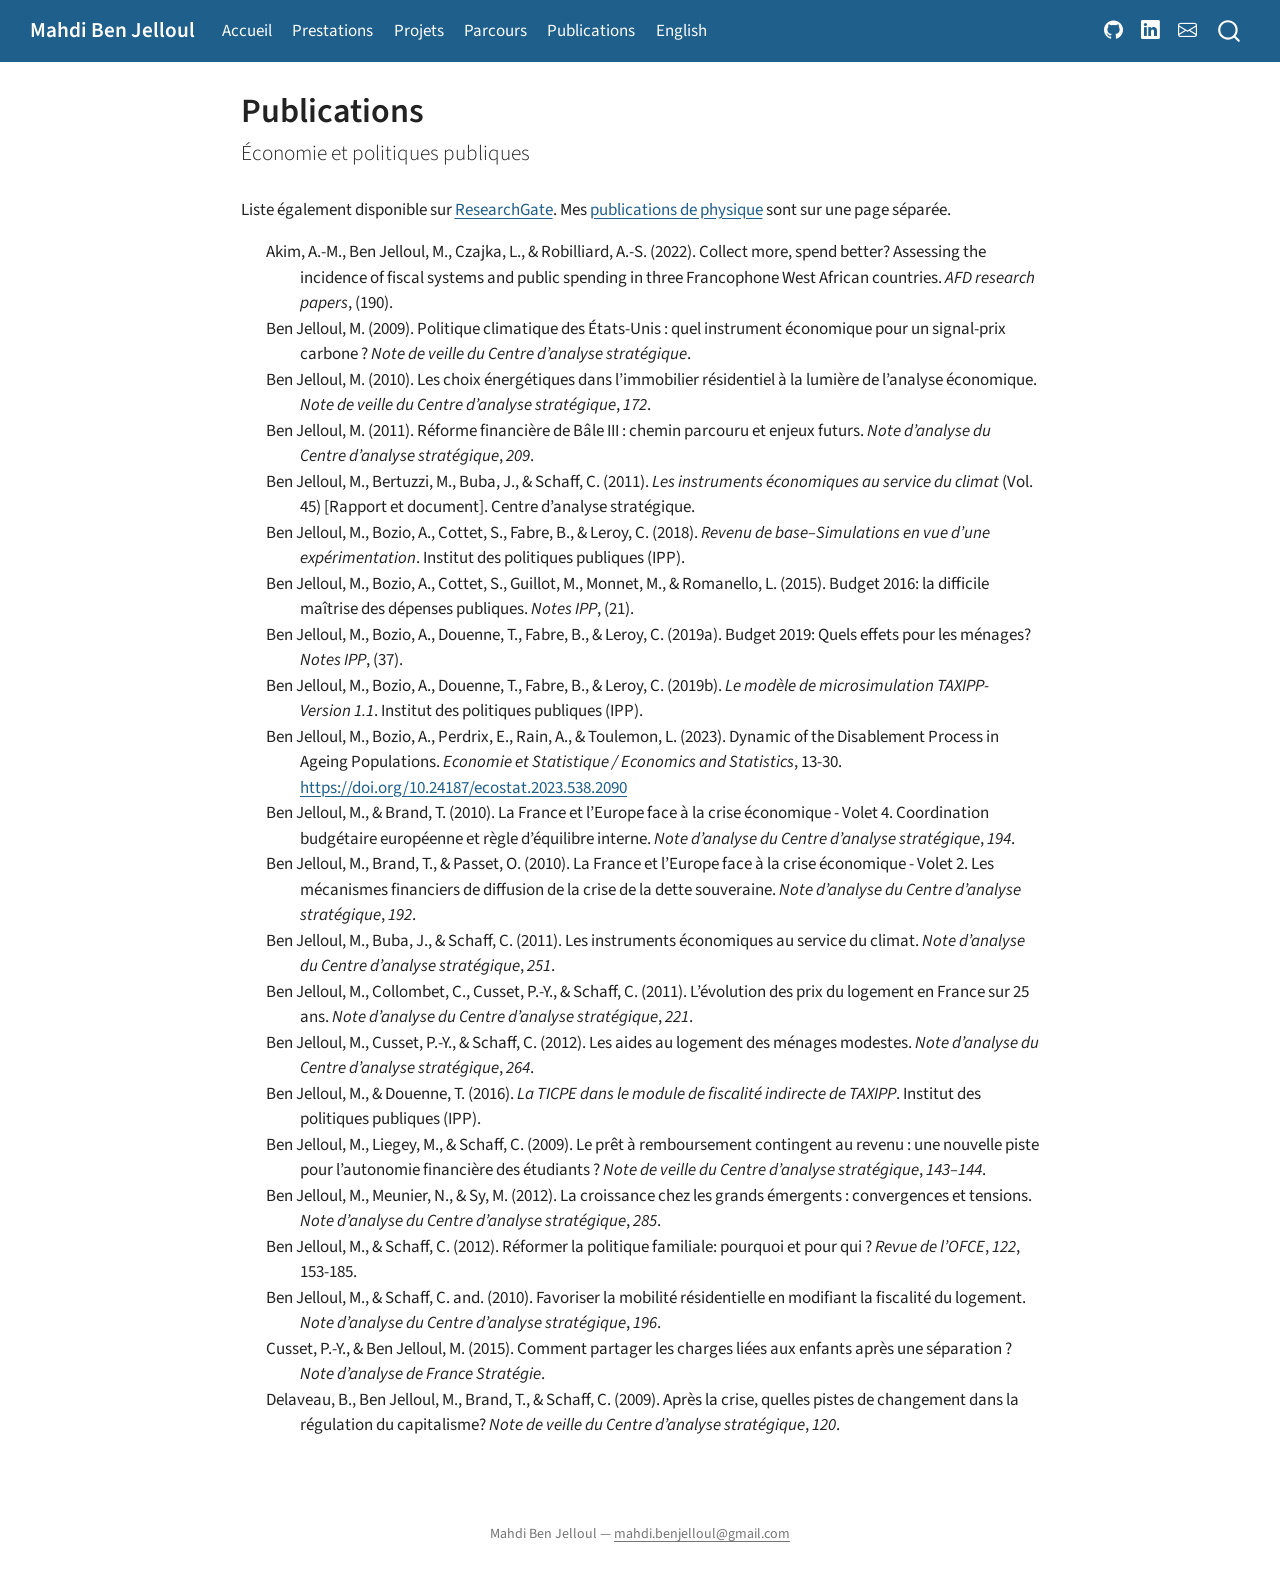
<file: publications.html>
<!DOCTYPE html>
<html xmlns="http://www.w3.org/1999/xhtml" lang="fr" xml:lang="fr"><head>

<meta charset="utf-8">
<meta name="generator" content="quarto-1.6.39">

<meta name="viewport" content="width=device-width, initial-scale=1.0, user-scalable=yes">


<title>Publications – Mahdi Ben Jelloul</title>
<style>
code{white-space: pre-wrap;}
span.smallcaps{font-variant: small-caps;}
div.columns{display: flex; gap: min(4vw, 1.5em);}
div.column{flex: auto; overflow-x: auto;}
div.hanging-indent{margin-left: 1.5em; text-indent: -1.5em;}
ul.task-list{list-style: none;}
ul.task-list li input[type="checkbox"] {
  width: 0.8em;
  margin: 0 0.8em 0.2em -1em; /* quarto-specific, see https://github.com/quarto-dev/quarto-cli/issues/4556 */ 
  vertical-align: middle;
}
/* CSS for citations */
div.csl-bib-body { }
div.csl-entry {
  clear: both;
  margin-bottom: 0em;
}
.hanging-indent div.csl-entry {
  margin-left:2em;
  text-indent:-2em;
}
div.csl-left-margin {
  min-width:2em;
  float:left;
}
div.csl-right-inline {
  margin-left:2em;
  padding-left:1em;
}
div.csl-indent {
  margin-left: 2em;
}</style>


<script src="site_libs/quarto-nav/quarto-nav.js"></script>
<script src="site_libs/quarto-nav/headroom.min.js"></script>
<script src="site_libs/clipboard/clipboard.min.js"></script>
<script src="site_libs/quarto-search/autocomplete.umd.js"></script>
<script src="site_libs/quarto-search/fuse.min.js"></script>
<script src="site_libs/quarto-search/quarto-search.js"></script>
<meta name="quarto:offset" content="./">
<script src="site_libs/quarto-html/quarto.js"></script>
<script src="site_libs/quarto-html/popper.min.js"></script>
<script src="site_libs/quarto-html/tippy.umd.min.js"></script>
<link href="site_libs/quarto-html/tippy.css" rel="stylesheet">
<link href="site_libs/quarto-html/quarto-syntax-highlighting-e26003cea8cd680ca0c55a263523d882.css" rel="stylesheet" id="quarto-text-highlighting-styles">
<script src="site_libs/bootstrap/bootstrap.min.js"></script>
<link href="site_libs/bootstrap/bootstrap-icons.css" rel="stylesheet">
<link href="site_libs/bootstrap/bootstrap-e8584cec843e64eec3b381076eb78e67.min.css" rel="stylesheet" append-hash="true" id="quarto-bootstrap" data-mode="light">
<script id="quarto-search-options" type="application/json">{
  "location": "navbar",
  "copy-button": false,
  "collapse-after": 3,
  "panel-placement": "end",
  "type": "overlay",
  "limit": 50,
  "keyboard-shortcut": [
    "f",
    "/",
    "s"
  ],
  "show-item-context": false,
  "language": {
    "search-no-results-text": "Pas de résultats",
    "search-matching-documents-text": "documents trouvés",
    "search-copy-link-title": "Copier le lien vers la recherche",
    "search-hide-matches-text": "Cacher les correspondances additionnelles",
    "search-more-match-text": "correspondance de plus dans ce document",
    "search-more-matches-text": "correspondances de plus dans ce document",
    "search-clear-button-title": "Effacer",
    "search-text-placeholder": "",
    "search-detached-cancel-button-title": "Annuler",
    "search-submit-button-title": "Envoyer",
    "search-label": "Recherche"
  }
}</script>


</head>

<body class="nav-fixed fullcontent">

<div id="quarto-search-results"></div>
  <header id="quarto-header" class="headroom fixed-top">
    <nav class="navbar navbar-expand-lg " data-bs-theme="dark">
      <div class="navbar-container container-fluid">
      <div class="navbar-brand-container mx-auto">
    <a class="navbar-brand" href="./index.html">
    <span class="navbar-title">Mahdi Ben Jelloul</span>
    </a>
  </div>
            <div id="quarto-search" class="" title="Recherche"></div>
          <button class="navbar-toggler" type="button" data-bs-toggle="collapse" data-bs-target="#navbarCollapse" aria-controls="navbarCollapse" role="menu" aria-expanded="false" aria-label="Basculer la navigation" onclick="if (window.quartoToggleHeadroom) { window.quartoToggleHeadroom(); }">
  <span class="navbar-toggler-icon"></span>
</button>
          <div class="collapse navbar-collapse" id="navbarCollapse">
            <ul class="navbar-nav navbar-nav-scroll me-auto">
  <li class="nav-item">
    <a class="nav-link" href="./index.html"> 
<span class="menu-text">Accueil</span></a>
  </li>  
  <li class="nav-item">
    <a class="nav-link" href="./prestations.html"> 
<span class="menu-text">Prestations</span></a>
  </li>  
  <li class="nav-item">
    <a class="nav-link" href="./projets.html"> 
<span class="menu-text">Projets</span></a>
  </li>  
  <li class="nav-item">
    <a class="nav-link" href="./parcours.html"> 
<span class="menu-text">Parcours</span></a>
  </li>  
  <li class="nav-item">
    <a class="nav-link active" href="./publications.html" aria-current="page"> 
<span class="menu-text">Publications</span></a>
  </li>  
  <li class="nav-item">
    <a class="nav-link" href="./en/index.html"> 
<span class="menu-text">English</span></a>
  </li>  
</ul>
            <ul class="navbar-nav navbar-nav-scroll ms-auto">
  <li class="nav-item compact">
    <a class="nav-link" href="https://github.com/benjello"> <i class="bi bi-github" role="img" aria-label="GitHub">
</i> 
<span class="menu-text"></span></a>
  </li>  
  <li class="nav-item compact">
    <a class="nav-link" href="https://www.linkedin.com/in/mahdi-ben-jelloul-406295103/"> <i class="bi bi-linkedin" role="img" aria-label="LinkedIn">
</i> 
<span class="menu-text"></span></a>
  </li>  
  <li class="nav-item compact">
    <a class="nav-link" href="mailto:mahdi.benjelloul@gmail.com"> <i class="bi bi-envelope" role="img" aria-label="Courriel">
</i> 
<span class="menu-text"></span></a>
  </li>  
</ul>
          </div> <!-- /navcollapse -->
            <div class="quarto-navbar-tools">
</div>
      </div> <!-- /container-fluid -->
    </nav>
</header>
<!-- content -->
<div id="quarto-content" class="quarto-container page-columns page-rows-contents page-layout-article page-navbar">
<!-- sidebar -->
<!-- margin-sidebar -->
    
<!-- main -->
<main class="content" id="quarto-document-content">

<header id="title-block-header" class="quarto-title-block default">
<div class="quarto-title">
<h1 class="title">Publications</h1>
<p class="subtitle lead">Économie et politiques publiques</p>
</div>



<div class="quarto-title-meta">

    
  
    
  </div>
  


</header>


<p>Liste également disponible sur <a href="https://www.researchgate.net/profile/Mahdi-Ben-Jelloul/research">ResearchGate</a>. Mes <a href="./publications-physique.html">publications de physique</a> sont sur une page séparée.</p>
<div id="refs" class="references csl-bib-body hanging-indent" data-entry-spacing="0" data-line-spacing="2" role="list">
<div id="ref-akim2022collect" class="csl-entry" role="listitem">
Akim, A.-M., Ben Jelloul, M., Czajka, L., &amp; Robilliard, A.-S. (2022). Collect more, spend better? Assessing the incidence of fiscal systems and public spending in three Francophone West African countries. <em>AFD research papers</em>, (190).
</div>
<div id="ref-MBJ2009" class="csl-entry" role="listitem">
Ben Jelloul, M. (2009). Politique climatique des <span>É</span>tats-<span>U</span>nis : quel instrument économique pour un signal-prix carbone ? <em>Note de veille du Centre d’analyse stratégique</em>.
</div>
<div id="ref-Ben10a" class="csl-entry" role="listitem">
Ben Jelloul, M. (2010). Les choix énergétiques dans l’immobilier résidentiel à la lumière de l’analyse économique. <em>Note de veille du Centre d’analyse stratégique</em>, <em>172</em>.
</div>
<div id="ref-Ben11a" class="csl-entry" role="listitem">
Ben Jelloul, M. (2011). Réforme financière de <span>B</span>âle <span>III</span> : chemin parcouru et enjeux futurs. <em>Note d’analyse du Centre d’analyse stratégique</em>, <em>209</em>.
</div>
<div id="ref-BBS2011b" class="csl-entry" role="listitem">
Ben Jelloul, M., Bertuzzi, M., Buba, J., &amp; Schaff, C. (2011). <em>Les instruments économiques au service du climat</em> (Vol. 45) [Rapport et document]. Centre d’analyse stratégique.
</div>
<div id="ref-jelloul2018revenu" class="csl-entry" role="listitem">
Ben Jelloul, M., Bozio, A., Cottet, S., Fabre, B., &amp; Leroy, C. (2018). <em>Revenu de base–Simulations en vue d’une exp<span>é</span>rimentation</em>. Institut des politiques publiques (IPP).
</div>
<div id="ref-jelloul2015budget" class="csl-entry" role="listitem">
Ben Jelloul, M., Bozio, A., Cottet, S., Guillot, M., Monnet, M., &amp; Romanello, L. (2015). Budget 2016: la difficile ma<span>ı̂</span>trise des d<span>é</span>penses publiques. <em>Notes IPP</em>, (21).
</div>
<div id="ref-jelloul2019budget" class="csl-entry" role="listitem">
Ben Jelloul, M., Bozio, A., Douenne, T., Fabre, B., &amp; Leroy, C. (2019a). Budget 2019: Quels effets pour les m<span>é</span>nages? <em>Notes IPP</em>, (37).
</div>
<div id="ref-jelloul2019modele" class="csl-entry" role="listitem">
Ben Jelloul, M., Bozio, A., Douenne, T., Fabre, B., &amp; Leroy, C. (2019b). <em>Le mod<span>è</span>le de microsimulation TAXIPP-Version 1.1</em>. Institut des politiques publiques (IPP).
</div>
<div id="ref-articleEcoStat" class="csl-entry" role="listitem">
Ben Jelloul, M., Bozio, A., Perdrix, E., Rain, A., &amp; Toulemon, L. (2023). Dynamic of the Disablement Process in Ageing Populations. <em>Economie et Statistique / Economics and Statistics</em>, 13‑30. <a href="https://doi.org/10.24187/ecostat.2023.538.2090">https://doi.org/10.24187/ecostat.2023.538.2090</a>
</div>
<div id="ref-Ben10c" class="csl-entry" role="listitem">
Ben Jelloul, M., &amp; Brand, T. (2010). La <span>F</span>rance et l’<span>E</span>urope face à la crise économique - <span>V</span>olet 4. <span>C</span>oordination budgétaire européenne et règle d’équilibre interne. <em>Note d’analyse du Centre d’analyse stratégique</em>, <em>194</em>.
</div>
<div id="ref-Ben10b" class="csl-entry" role="listitem">
Ben Jelloul, M., Brand, T., &amp; Passet, O. (2010). La <span>F</span>rance et l’<span>E</span>urope face à la crise économique - <span>V</span>olet 2. <span>L</span>es mécanismes financiers de diffusion de la crise de la dette souveraine. <em>Note d’analyse du Centre d’analyse stratégique</em>, <em>192</em>.
</div>
<div id="ref-BBS2011" class="csl-entry" role="listitem">
Ben Jelloul, M., Buba, J., &amp; Schaff, C. (2011). Les instruments économiques au service du climat. <em>Note d’analyse du Centre d’analyse stratégique</em>, <em>251</em>.
</div>
<div id="ref-Ben11b" class="csl-entry" role="listitem">
Ben Jelloul, M., Collombet, C., Cusset, P.-Y., &amp; Schaff, C. (2011). <span>L’évolution des prix du logement en France sur 25 ans</span>. <em>Note d’analyse du Centre d’analyse stratégique</em>, <em>221</em>.
</div>
<div id="ref-MBJ-PYC-CS-2012" class="csl-entry" role="listitem">
Ben Jelloul, M., Cusset, P.-Y., &amp; Schaff, C. (2012). Les aides au logement des ménages modestes. <em>Note d’analyse du Centre d’analyse stratégique</em>, <em>264</em>.
</div>
<div id="ref-jelloul2016ticpe" class="csl-entry" role="listitem">
Ben Jelloul, M., &amp; Douenne, T. (2016). <em>La TICPE dans le module de fiscalit<span>é</span> indirecte de TAXIPP</em>. Institut des politiques publiques (IPP).
</div>
<div id="ref-PARC" class="csl-entry" role="listitem">
Ben Jelloul, M., Liegey, M., &amp; Schaff, C. (2009). Le prêt à remboursement contingent au revenu : une nouvelle piste pour l’autonomie financière des étudiants ? <em>Note de veille du Centre d’analyse stratégique</em>, <em>143–144</em>.
</div>
<div id="ref-MBJ-NM-MS-2012" class="csl-entry" role="listitem">
Ben Jelloul, M., Meunier, N., &amp; Sy, M. (2012). La croissance chez les grands émergents : convergences et tensions. <em>Note d’analyse du Centre d’analyse stratégique</em>, <em>285</em>.
</div>
<div id="ref-MBJ-CS-2012" class="csl-entry" role="listitem">
Ben Jelloul, M., &amp; Schaff, C. (2012). Réformer la politique familiale: pourquoi et pour qui ? <em>Revue de l’OFCE</em>, <em>122</em>, 153‑185.
</div>
<div id="ref-Ben10d" class="csl-entry" role="listitem">
Ben Jelloul, M., &amp; Schaff, C. and. (2010). Favoriser la mobilité résidentielle en modifiant la fiscalité du logement. <em>Note d’analyse du Centre d’analyse stratégique</em>, <em>196</em>.
</div>
<div id="ref-article" class="csl-entry" role="listitem">
Cusset, P.-Y., &amp; Ben Jelloul, M. (2015). Comment partager les charges liées aux enfants après une séparation ? <em>Note d’analyse de France Stratégie</em>.
</div>
<div id="ref-Dela09" class="csl-entry" role="listitem">
Delaveau, B., Ben Jelloul, M., Brand, T., &amp; Schaff, C. (2009). Après la crise, quelles pistes de changement dans la régulation du capitalisme? <em>Note de veille du Centre d’analyse stratégique</em>, <em>120</em>.
</div>
</div>



</main> <!-- /main -->
<script id="quarto-html-after-body" type="application/javascript">
window.document.addEventListener("DOMContentLoaded", function (event) {
  const toggleBodyColorMode = (bsSheetEl) => {
    const mode = bsSheetEl.getAttribute("data-mode");
    const bodyEl = window.document.querySelector("body");
    if (mode === "dark") {
      bodyEl.classList.add("quarto-dark");
      bodyEl.classList.remove("quarto-light");
    } else {
      bodyEl.classList.add("quarto-light");
      bodyEl.classList.remove("quarto-dark");
    }
  }
  const toggleBodyColorPrimary = () => {
    const bsSheetEl = window.document.querySelector("link#quarto-bootstrap");
    if (bsSheetEl) {
      toggleBodyColorMode(bsSheetEl);
    }
  }
  toggleBodyColorPrimary();  
  const isCodeAnnotation = (el) => {
    for (const clz of el.classList) {
      if (clz.startsWith('code-annotation-')) {                     
        return true;
      }
    }
    return false;
  }
  const onCopySuccess = function(e) {
    // button target
    const button = e.trigger;
    // don't keep focus
    button.blur();
    // flash "checked"
    button.classList.add('code-copy-button-checked');
    var currentTitle = button.getAttribute("title");
    button.setAttribute("title", "Copié");
    let tooltip;
    if (window.bootstrap) {
      button.setAttribute("data-bs-toggle", "tooltip");
      button.setAttribute("data-bs-placement", "left");
      button.setAttribute("data-bs-title", "Copié");
      tooltip = new bootstrap.Tooltip(button, 
        { trigger: "manual", 
          customClass: "code-copy-button-tooltip",
          offset: [0, -8]});
      tooltip.show();    
    }
    setTimeout(function() {
      if (tooltip) {
        tooltip.hide();
        button.removeAttribute("data-bs-title");
        button.removeAttribute("data-bs-toggle");
        button.removeAttribute("data-bs-placement");
      }
      button.setAttribute("title", currentTitle);
      button.classList.remove('code-copy-button-checked');
    }, 1000);
    // clear code selection
    e.clearSelection();
  }
  const getTextToCopy = function(trigger) {
      const codeEl = trigger.previousElementSibling.cloneNode(true);
      for (const childEl of codeEl.children) {
        if (isCodeAnnotation(childEl)) {
          childEl.remove();
        }
      }
      return codeEl.innerText;
  }
  const clipboard = new window.ClipboardJS('.code-copy-button:not([data-in-quarto-modal])', {
    text: getTextToCopy
  });
  clipboard.on('success', onCopySuccess);
  if (window.document.getElementById('quarto-embedded-source-code-modal')) {
    const clipboardModal = new window.ClipboardJS('.code-copy-button[data-in-quarto-modal]', {
      text: getTextToCopy,
      container: window.document.getElementById('quarto-embedded-source-code-modal')
    });
    clipboardModal.on('success', onCopySuccess);
  }
    var localhostRegex = new RegExp(/^(?:http|https):\/\/localhost\:?[0-9]*\//);
    var mailtoRegex = new RegExp(/^mailto:/);
      var filterRegex = new RegExp("https:\/\/benjello\.github\.io");
    var isInternal = (href) => {
        return filterRegex.test(href) || localhostRegex.test(href) || mailtoRegex.test(href);
    }
    // Inspect non-navigation links and adorn them if external
 	var links = window.document.querySelectorAll('a[href]:not(.nav-link):not(.navbar-brand):not(.toc-action):not(.sidebar-link):not(.sidebar-item-toggle):not(.pagination-link):not(.no-external):not([aria-hidden]):not(.dropdown-item):not(.quarto-navigation-tool):not(.about-link)');
    for (var i=0; i<links.length; i++) {
      const link = links[i];
      if (!isInternal(link.href)) {
        // undo the damage that might have been done by quarto-nav.js in the case of
        // links that we want to consider external
        if (link.dataset.originalHref !== undefined) {
          link.href = link.dataset.originalHref;
        }
          // target, if specified
          link.setAttribute("target", "_blank");
          if (link.getAttribute("rel") === null) {
            link.setAttribute("rel", "noopener");
          }
      }
    }
  function tippyHover(el, contentFn, onTriggerFn, onUntriggerFn) {
    const config = {
      allowHTML: true,
      maxWidth: 500,
      delay: 100,
      arrow: false,
      appendTo: function(el) {
          return el.parentElement;
      },
      interactive: true,
      interactiveBorder: 10,
      theme: 'quarto',
      placement: 'bottom-start',
    };
    if (contentFn) {
      config.content = contentFn;
    }
    if (onTriggerFn) {
      config.onTrigger = onTriggerFn;
    }
    if (onUntriggerFn) {
      config.onUntrigger = onUntriggerFn;
    }
    window.tippy(el, config); 
  }
  const noterefs = window.document.querySelectorAll('a[role="doc-noteref"]');
  for (var i=0; i<noterefs.length; i++) {
    const ref = noterefs[i];
    tippyHover(ref, function() {
      // use id or data attribute instead here
      let href = ref.getAttribute('data-footnote-href') || ref.getAttribute('href');
      try { href = new URL(href).hash; } catch {}
      const id = href.replace(/^#\/?/, "");
      const note = window.document.getElementById(id);
      if (note) {
        return note.innerHTML;
      } else {
        return "";
      }
    });
  }
  const xrefs = window.document.querySelectorAll('a.quarto-xref');
  const processXRef = (id, note) => {
    // Strip column container classes
    const stripColumnClz = (el) => {
      el.classList.remove("page-full", "page-columns");
      if (el.children) {
        for (const child of el.children) {
          stripColumnClz(child);
        }
      }
    }
    stripColumnClz(note)
    if (id === null || id.startsWith('sec-')) {
      // Special case sections, only their first couple elements
      const container = document.createElement("div");
      if (note.children && note.children.length > 2) {
        container.appendChild(note.children[0].cloneNode(true));
        for (let i = 1; i < note.children.length; i++) {
          const child = note.children[i];
          if (child.tagName === "P" && child.innerText === "") {
            continue;
          } else {
            container.appendChild(child.cloneNode(true));
            break;
          }
        }
        if (window.Quarto?.typesetMath) {
          window.Quarto.typesetMath(container);
        }
        return container.innerHTML
      } else {
        if (window.Quarto?.typesetMath) {
          window.Quarto.typesetMath(note);
        }
        return note.innerHTML;
      }
    } else {
      // Remove any anchor links if they are present
      const anchorLink = note.querySelector('a.anchorjs-link');
      if (anchorLink) {
        anchorLink.remove();
      }
      if (window.Quarto?.typesetMath) {
        window.Quarto.typesetMath(note);
      }
      if (note.classList.contains("callout")) {
        return note.outerHTML;
      } else {
        return note.innerHTML;
      }
    }
  }
  for (var i=0; i<xrefs.length; i++) {
    const xref = xrefs[i];
    tippyHover(xref, undefined, function(instance) {
      instance.disable();
      let url = xref.getAttribute('href');
      let hash = undefined; 
      if (url.startsWith('#')) {
        hash = url;
      } else {
        try { hash = new URL(url).hash; } catch {}
      }
      if (hash) {
        const id = hash.replace(/^#\/?/, "");
        const note = window.document.getElementById(id);
        if (note !== null) {
          try {
            const html = processXRef(id, note.cloneNode(true));
            instance.setContent(html);
          } finally {
            instance.enable();
            instance.show();
          }
        } else {
          // See if we can fetch this
          fetch(url.split('#')[0])
          .then(res => res.text())
          .then(html => {
            const parser = new DOMParser();
            const htmlDoc = parser.parseFromString(html, "text/html");
            const note = htmlDoc.getElementById(id);
            if (note !== null) {
              const html = processXRef(id, note);
              instance.setContent(html);
            } 
          }).finally(() => {
            instance.enable();
            instance.show();
          });
        }
      } else {
        // See if we can fetch a full url (with no hash to target)
        // This is a special case and we should probably do some content thinning / targeting
        fetch(url)
        .then(res => res.text())
        .then(html => {
          const parser = new DOMParser();
          const htmlDoc = parser.parseFromString(html, "text/html");
          const note = htmlDoc.querySelector('main.content');
          if (note !== null) {
            // This should only happen for chapter cross references
            // (since there is no id in the URL)
            // remove the first header
            if (note.children.length > 0 && note.children[0].tagName === "HEADER") {
              note.children[0].remove();
            }
            const html = processXRef(null, note);
            instance.setContent(html);
          } 
        }).finally(() => {
          instance.enable();
          instance.show();
        });
      }
    }, function(instance) {
    });
  }
      let selectedAnnoteEl;
      const selectorForAnnotation = ( cell, annotation) => {
        let cellAttr = 'data-code-cell="' + cell + '"';
        let lineAttr = 'data-code-annotation="' +  annotation + '"';
        const selector = 'span[' + cellAttr + '][' + lineAttr + ']';
        return selector;
      }
      const selectCodeLines = (annoteEl) => {
        const doc = window.document;
        const targetCell = annoteEl.getAttribute("data-target-cell");
        const targetAnnotation = annoteEl.getAttribute("data-target-annotation");
        const annoteSpan = window.document.querySelector(selectorForAnnotation(targetCell, targetAnnotation));
        const lines = annoteSpan.getAttribute("data-code-lines").split(",");
        const lineIds = lines.map((line) => {
          return targetCell + "-" + line;
        })
        let top = null;
        let height = null;
        let parent = null;
        if (lineIds.length > 0) {
            //compute the position of the single el (top and bottom and make a div)
            const el = window.document.getElementById(lineIds[0]);
            top = el.offsetTop;
            height = el.offsetHeight;
            parent = el.parentElement.parentElement;
          if (lineIds.length > 1) {
            const lastEl = window.document.getElementById(lineIds[lineIds.length - 1]);
            const bottom = lastEl.offsetTop + lastEl.offsetHeight;
            height = bottom - top;
          }
          if (top !== null && height !== null && parent !== null) {
            // cook up a div (if necessary) and position it 
            let div = window.document.getElementById("code-annotation-line-highlight");
            if (div === null) {
              div = window.document.createElement("div");
              div.setAttribute("id", "code-annotation-line-highlight");
              div.style.position = 'absolute';
              parent.appendChild(div);
            }
            div.style.top = top - 2 + "px";
            div.style.height = height + 4 + "px";
            div.style.left = 0;
            let gutterDiv = window.document.getElementById("code-annotation-line-highlight-gutter");
            if (gutterDiv === null) {
              gutterDiv = window.document.createElement("div");
              gutterDiv.setAttribute("id", "code-annotation-line-highlight-gutter");
              gutterDiv.style.position = 'absolute';
              const codeCell = window.document.getElementById(targetCell);
              const gutter = codeCell.querySelector('.code-annotation-gutter');
              gutter.appendChild(gutterDiv);
            }
            gutterDiv.style.top = top - 2 + "px";
            gutterDiv.style.height = height + 4 + "px";
          }
          selectedAnnoteEl = annoteEl;
        }
      };
      const unselectCodeLines = () => {
        const elementsIds = ["code-annotation-line-highlight", "code-annotation-line-highlight-gutter"];
        elementsIds.forEach((elId) => {
          const div = window.document.getElementById(elId);
          if (div) {
            div.remove();
          }
        });
        selectedAnnoteEl = undefined;
      };
        // Handle positioning of the toggle
    window.addEventListener(
      "resize",
      throttle(() => {
        elRect = undefined;
        if (selectedAnnoteEl) {
          selectCodeLines(selectedAnnoteEl);
        }
      }, 10)
    );
    function throttle(fn, ms) {
    let throttle = false;
    let timer;
      return (...args) => {
        if(!throttle) { // first call gets through
            fn.apply(this, args);
            throttle = true;
        } else { // all the others get throttled
            if(timer) clearTimeout(timer); // cancel #2
            timer = setTimeout(() => {
              fn.apply(this, args);
              timer = throttle = false;
            }, ms);
        }
      };
    }
      // Attach click handler to the DT
      const annoteDls = window.document.querySelectorAll('dt[data-target-cell]');
      for (const annoteDlNode of annoteDls) {
        annoteDlNode.addEventListener('click', (event) => {
          const clickedEl = event.target;
          if (clickedEl !== selectedAnnoteEl) {
            unselectCodeLines();
            const activeEl = window.document.querySelector('dt[data-target-cell].code-annotation-active');
            if (activeEl) {
              activeEl.classList.remove('code-annotation-active');
            }
            selectCodeLines(clickedEl);
            clickedEl.classList.add('code-annotation-active');
          } else {
            // Unselect the line
            unselectCodeLines();
            clickedEl.classList.remove('code-annotation-active');
          }
        });
      }
  const findCites = (el) => {
    const parentEl = el.parentElement;
    if (parentEl) {
      const cites = parentEl.dataset.cites;
      if (cites) {
        return {
          el,
          cites: cites.split(' ')
        };
      } else {
        return findCites(el.parentElement)
      }
    } else {
      return undefined;
    }
  };
  var bibliorefs = window.document.querySelectorAll('a[role="doc-biblioref"]');
  for (var i=0; i<bibliorefs.length; i++) {
    const ref = bibliorefs[i];
    const citeInfo = findCites(ref);
    if (citeInfo) {
      tippyHover(citeInfo.el, function() {
        var popup = window.document.createElement('div');
        citeInfo.cites.forEach(function(cite) {
          var citeDiv = window.document.createElement('div');
          citeDiv.classList.add('hanging-indent');
          citeDiv.classList.add('csl-entry');
          var biblioDiv = window.document.getElementById('ref-' + cite);
          if (biblioDiv) {
            citeDiv.innerHTML = biblioDiv.innerHTML;
          }
          popup.appendChild(citeDiv);
        });
        return popup.innerHTML;
      });
    }
  }
});
</script>
</div> <!-- /content -->
<footer class="footer">
  <div class="nav-footer">
    <div class="nav-footer-left">
      &nbsp;
    </div>   
    <div class="nav-footer-center">
<p>Mahdi Ben Jelloul — <a href="mailto:mahdi.benjelloul@gmail.com">mahdi.benjelloul@gmail.com</a></p>
</div>
    <div class="nav-footer-right">
      &nbsp;
    </div>
  </div>
</footer>




</body></html>
</file>
<file: site_libs/quarto-html/tippy.css>
.tippy-box[data-animation=fade][data-state=hidden]{opacity:0}[data-tippy-root]{max-width:calc(100vw - 10px)}.tippy-box{position:relative;background-color:#333;color:#fff;border-radius:4px;font-size:14px;line-height:1.4;white-space:normal;outline:0;transition-property:transform,visibility,opacity}.tippy-box[data-placement^=top]>.tippy-arrow{bottom:0}.tippy-box[data-placement^=top]>.tippy-arrow:before{bottom:-7px;left:0;border-width:8px 8px 0;border-top-color:initial;transform-origin:center top}.tippy-box[data-placement^=bottom]>.tippy-arrow{top:0}.tippy-box[data-placement^=bottom]>.tippy-arrow:before{top:-7px;left:0;border-width:0 8px 8px;border-bottom-color:initial;transform-origin:center bottom}.tippy-box[data-placement^=left]>.tippy-arrow{right:0}.tippy-box[data-placement^=left]>.tippy-arrow:before{border-width:8px 0 8px 8px;border-left-color:initial;right:-7px;transform-origin:center left}.tippy-box[data-placement^=right]>.tippy-arrow{left:0}.tippy-box[data-placement^=right]>.tippy-arrow:before{left:-7px;border-width:8px 8px 8px 0;border-right-color:initial;transform-origin:center right}.tippy-box[data-inertia][data-state=visible]{transition-timing-function:cubic-bezier(.54,1.5,.38,1.11)}.tippy-arrow{width:16px;height:16px;color:#333}.tippy-arrow:before{content:"";position:absolute;border-color:transparent;border-style:solid}.tippy-content{position:relative;padding:5px 9px;z-index:1}
</file>
<file: site_libs/quarto-html/quarto-syntax-highlighting-e26003cea8cd680ca0c55a263523d882.css>
/* quarto syntax highlight colors */
:root {
  --quarto-hl-ot-color: #003B4F;
  --quarto-hl-at-color: #657422;
  --quarto-hl-ss-color: #20794D;
  --quarto-hl-an-color: #5E5E5E;
  --quarto-hl-fu-color: #4758AB;
  --quarto-hl-st-color: #20794D;
  --quarto-hl-cf-color: #003B4F;
  --quarto-hl-op-color: #5E5E5E;
  --quarto-hl-er-color: #AD0000;
  --quarto-hl-bn-color: #AD0000;
  --quarto-hl-al-color: #AD0000;
  --quarto-hl-va-color: #111111;
  --quarto-hl-bu-color: inherit;
  --quarto-hl-ex-color: inherit;
  --quarto-hl-pp-color: #AD0000;
  --quarto-hl-in-color: #5E5E5E;
  --quarto-hl-vs-color: #20794D;
  --quarto-hl-wa-color: #5E5E5E;
  --quarto-hl-do-color: #5E5E5E;
  --quarto-hl-im-color: #00769E;
  --quarto-hl-ch-color: #20794D;
  --quarto-hl-dt-color: #AD0000;
  --quarto-hl-fl-color: #AD0000;
  --quarto-hl-co-color: #5E5E5E;
  --quarto-hl-cv-color: #5E5E5E;
  --quarto-hl-cn-color: #8f5902;
  --quarto-hl-sc-color: #5E5E5E;
  --quarto-hl-dv-color: #AD0000;
  --quarto-hl-kw-color: #003B4F;
}

/* other quarto variables */
:root {
  --quarto-font-monospace: SFMono-Regular, Menlo, Monaco, Consolas, "Liberation Mono", "Courier New", monospace;
}

pre > code.sourceCode > span {
  color: #003B4F;
}

code span {
  color: #003B4F;
}

code.sourceCode > span {
  color: #003B4F;
}

div.sourceCode,
div.sourceCode pre.sourceCode {
  color: #003B4F;
}

code span.ot {
  color: #003B4F;
  font-style: inherit;
}

code span.at {
  color: #657422;
  font-style: inherit;
}

code span.ss {
  color: #20794D;
  font-style: inherit;
}

code span.an {
  color: #5E5E5E;
  font-style: inherit;
}

code span.fu {
  color: #4758AB;
  font-style: inherit;
}

code span.st {
  color: #20794D;
  font-style: inherit;
}

code span.cf {
  color: #003B4F;
  font-weight: bold;
  font-style: inherit;
}

code span.op {
  color: #5E5E5E;
  font-style: inherit;
}

code span.er {
  color: #AD0000;
  font-style: inherit;
}

code span.bn {
  color: #AD0000;
  font-style: inherit;
}

code span.al {
  color: #AD0000;
  font-style: inherit;
}

code span.va {
  color: #111111;
  font-style: inherit;
}

code span.bu {
  font-style: inherit;
}

code span.ex {
  font-style: inherit;
}

code span.pp {
  color: #AD0000;
  font-style: inherit;
}

code span.in {
  color: #5E5E5E;
  font-style: inherit;
}

code span.vs {
  color: #20794D;
  font-style: inherit;
}

code span.wa {
  color: #5E5E5E;
  font-style: italic;
}

code span.do {
  color: #5E5E5E;
  font-style: italic;
}

code span.im {
  color: #00769E;
  font-style: inherit;
}

code span.ch {
  color: #20794D;
  font-style: inherit;
}

code span.dt {
  color: #AD0000;
  font-style: inherit;
}

code span.fl {
  color: #AD0000;
  font-style: inherit;
}

code span.co {
  color: #5E5E5E;
  font-style: inherit;
}

code span.cv {
  color: #5E5E5E;
  font-style: italic;
}

code span.cn {
  color: #8f5902;
  font-style: inherit;
}

code span.sc {
  color: #5E5E5E;
  font-style: inherit;
}

code span.dv {
  color: #AD0000;
  font-style: inherit;
}

code span.kw {
  color: #003B4F;
  font-weight: bold;
  font-style: inherit;
}

.prevent-inlining {
  content: "</";
}

/*# sourceMappingURL=e90e9ab646ea9b1aaa61e089606e0f97.css.map */
</file>
